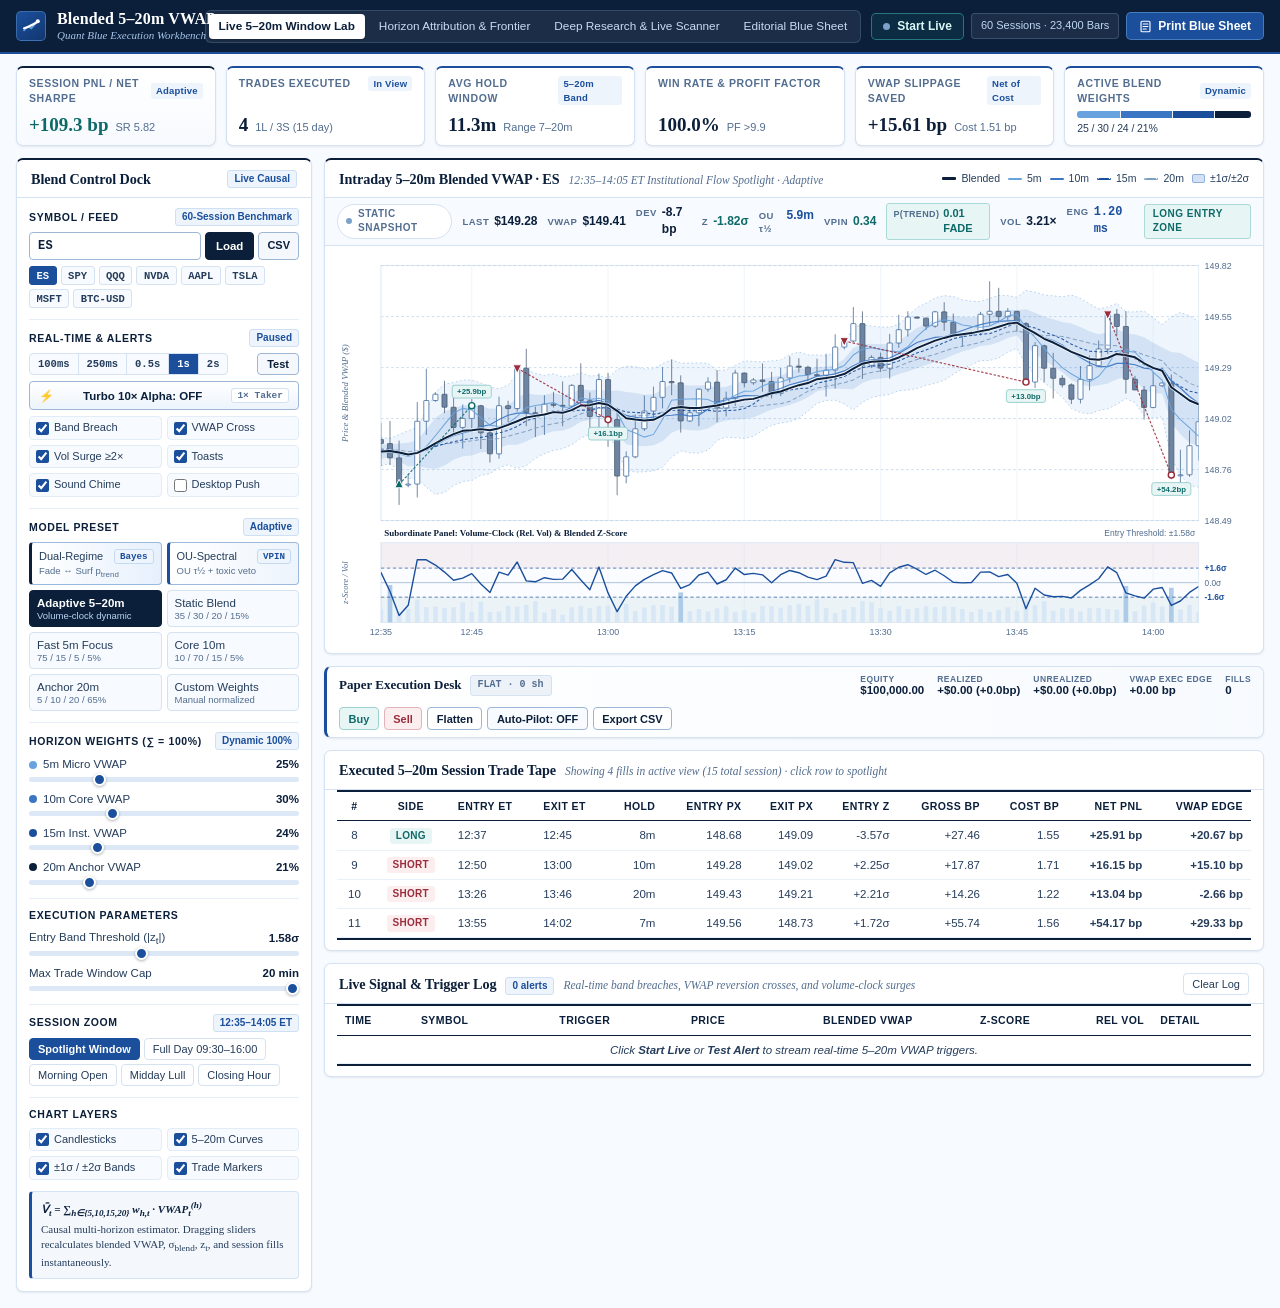
<file: index.html>
<!DOCTYPE html>
<html lang="en">
<head>
  <meta charset="UTF-8" />
  <meta name="viewport" content="width=device-width, initial-scale=1.0" />
  <title>Blended 5–20m VWAP — Quant Blue Workbench</title>
  <meta http-equiv="refresh" content="0; url=./web/index.html" />
  <script>
    (function () {
      var target = "./web/index.html" + window.location.search + window.location.hash;
      window.location.replace(target);
    })();
  </script>
  <style>
    body {
      font-family: "Georgia", "Times New Roman", serif;
      background: #F7FAFE;
      color: #0B1F3A;
      display: flex;
      align-items: center;
      justify-content: center;
      min-height: 100vh;
      margin: 0;
    }
    .card {
      background: #FFFFFF;
      border: 1px solid #C8D9EE;
      border-top: 3px solid #0B1F3A;
      padding: 28px 36px;
      max-width: 460px;
      text-align: center;
    }
    h1 { font-size: 20px; margin: 0 0 8px; }
    p { font-size: 14px; color: #3A5373; margin: 0 0 18px; }
    a {
      display: inline-block;
      margin: 4px 6px;
      padding: 8px 16px;
      text-decoration: none;
      font-family: "Segoe UI", system-ui, sans-serif;
      font-size: 13px;
      font-weight: 600;
      border-radius: 4px;
    }
    .primary { background: #1B4F9C; color: #FFFFFF; }
    .secondary { background: #EDF4FC; color: #0B1F3A; border: 1px solid #B8CEE8; }
  </style>
</head>
<body>
  <div class="card">
    <h1>Blended 5–20m Trade Window VWAP</h1>
    <p>Redirecting to the Interactive Quant Blue Workbench…</p>
    <a class="primary" href="./web/index.html">Open Interactive Workbench</a>
    <a class="secondary" href="./web/blue_sheet.html">Open Editorial Blue Sheet</a>
  </div>
</body>
</html>
</file>
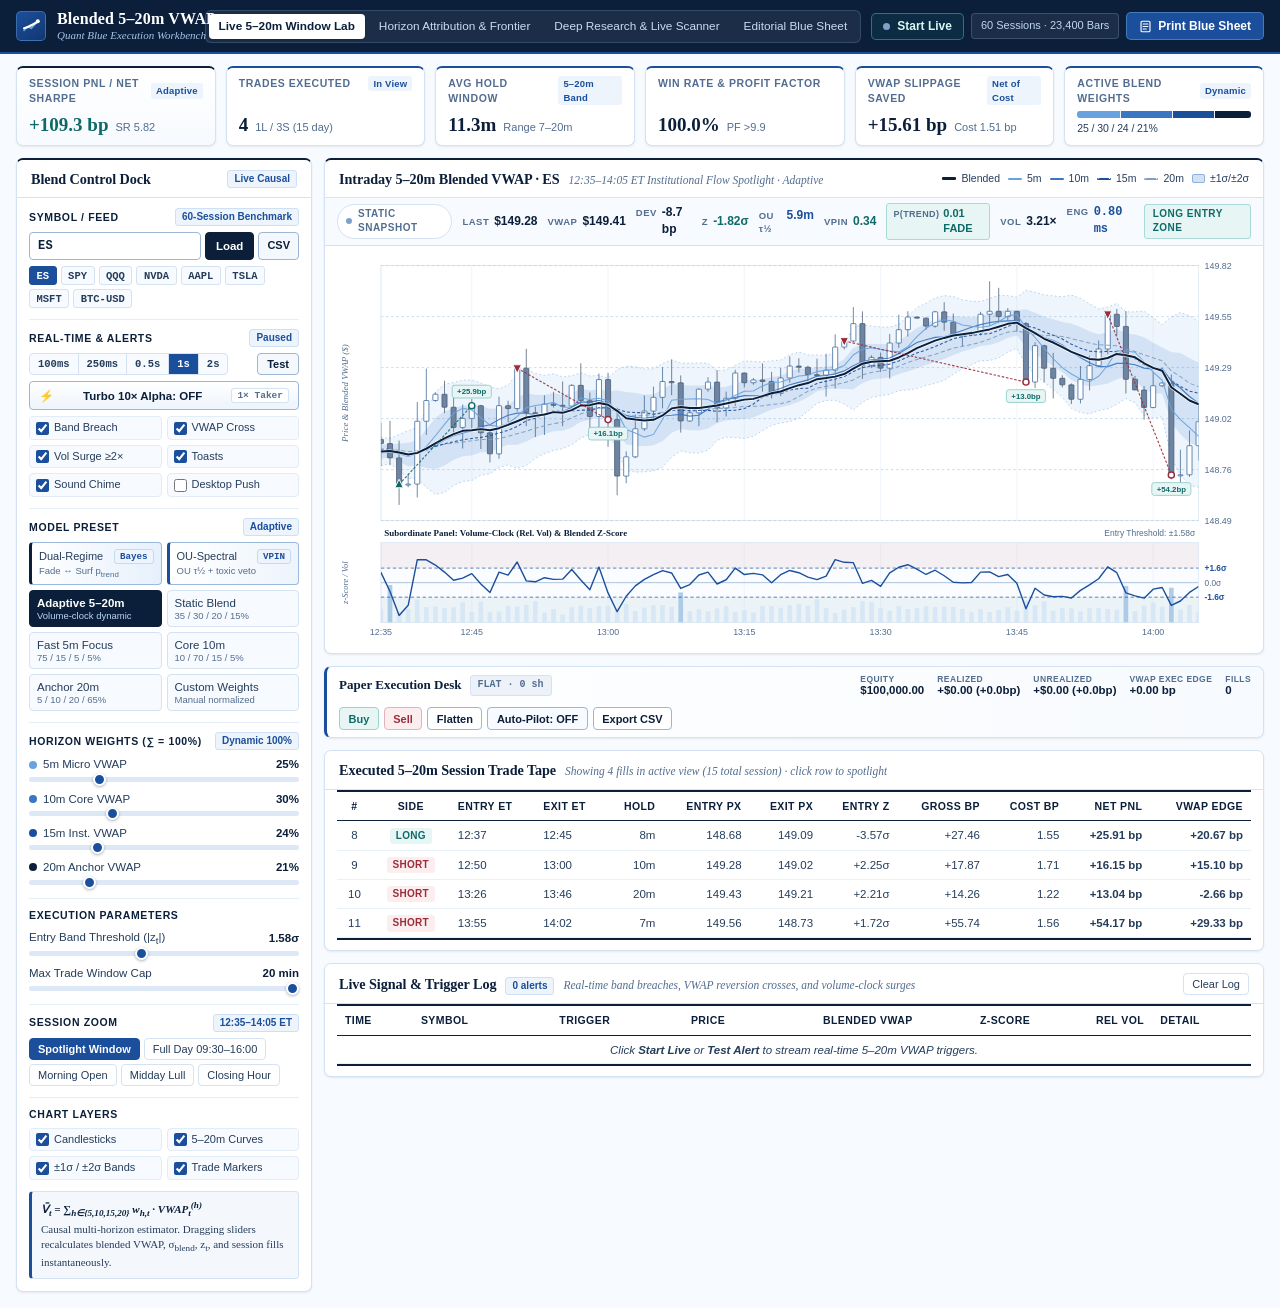
<file: web/index.html>
<!DOCTYPE html>
<html lang="en">
<head>
  <meta charset="UTF-8">
  <meta name="viewport" content="width=device-width, initial-scale=1.0">
  <title>Blended 5–20m VWAP — Quant Blue Research Workbench</title>
  <link rel="stylesheet" href="styles.css">
</head>
<body>
  <!-- Top Navigation Bar -->
  <header class="topbar">
    <div class="brand">
      <div class="brand-mark" aria-hidden="true">
        <svg width="18" height="18" viewBox="0 0 18 18" fill="none">
          <path d="M2 13.5L6 9.5L9.2 11.4L15.8 4.2" stroke="#68A3DF" stroke-width="1.6" stroke-linecap="round" stroke-linejoin="round"/>
          <path d="M2 11.2C5.2 10.6 7.8 9.2 10.8 7.5C12.9 6.3 14.5 5.4 16 4.8" stroke="#FFFFFF" stroke-width="2.1" stroke-linecap="round"/>
          <circle cx="15.8" cy="4.2" r="2" fill="#FFFFFF"/>
        </svg>
      </div>
      <div class="brand-text">
        <span class="brand-title">Blended 5–20m VWAP</span>
        <span class="brand-sub">Quant Blue Execution Workbench</span>
      </div>
    </div>

    <nav class="nav-tabs" role="tablist" aria-label="Workbench Views">
      <button class="nav-tab active" role="tab" aria-selected="true" data-tab="lab" id="tabBtnLab">
        Live 5–20m Window Lab
      </button>
      <button class="nav-tab" role="tab" aria-selected="false" data-tab="attribution" id="tabBtnAttribution">
        Horizon Attribution &amp; Frontier
      </button>
      <button class="nav-tab" role="tab" aria-selected="false" data-tab="research" id="tabBtnResearch">
        Deep Research &amp; Live Scanner
      </button>
      <button class="nav-tab" role="tab" aria-selected="false" data-tab="sheet" id="tabBtnSheet">
        Editorial Blue Sheet
      </button>
    </nav>

    <div class="topbar-actions">
      <button class="btn-live-toggle" id="btnLiveToggle" title="Start or pause real-time 5–20m VWAP streaming">
        <span class="live-dot" id="topbarLiveDot"></span>
        <span id="btnLiveLabel">Start Live</span>
      </button>
      <span class="meta-pill num" id="topbarMeta">60 Sessions · 23,400 Bars</span>
      <button class="btn-sheet-quick" id="btnQuickSheet" title="Open Editorial Blue Sheet">
        <svg width="13" height="13" viewBox="0 0 16 16" fill="none" aria-hidden="true">
          <rect x="2.5" y="1.5" width="11" height="13" rx="1.4" stroke="currentColor" stroke-width="1.4"/>
          <path d="M5 5h6M5 8h6M5 11h4" stroke="currentColor" stroke-width="1.3" stroke-linecap="round"/>
        </svg>
        Print Blue Sheet
      </button>
    </div>
  </header>

  <main class="workspace">
    <div id="dataBanner" class="data-banner">
      Waiting for quantitative data bundle (<code>../data/bundle.js</code>). Run <code>python engine/run_pipeline.py</code> to generate simulation outputs.
    </div>

    <!-- =====================================================================
         TAB 1: LIVE 5–20m WINDOW LAB
         ===================================================================== -->
    <section class="tab-panel active" id="panel-lab" role="tabpanel" aria-labelledby="tabBtnLab">
      <!-- Live KPI Strip -->
      <div class="kpi-strip">
        <div class="kpi-card flagship-kpi">
          <div class="kpi-label">
            <span>Session PnL / Net Sharpe</span>
            <span class="kpi-tag" id="kpiModeTag">Adaptive</span>
          </div>
          <div class="kpi-value-row">
            <span class="kpi-value num" id="kpiSessionPnl">—</span>
            <span class="kpi-sub num" id="kpiNetSharpe">SR —</span>
          </div>
        </div>

        <div class="kpi-card">
          <div class="kpi-label">
            <span>Trades Executed</span>
            <span class="kpi-tag num" id="kpiWindowTag">Window</span>
          </div>
          <div class="kpi-value-row">
            <span class="kpi-value num" id="kpiTradeCount">—</span>
            <span class="kpi-sub num" id="kpiLongShort">—</span>
          </div>
        </div>

        <div class="kpi-card">
          <div class="kpi-label">
            <span>Avg Hold Window</span>
            <span class="kpi-tag">5–20m Band</span>
          </div>
          <div class="kpi-value-row">
            <span class="kpi-value num" id="kpiAvgHold">—</span>
            <span class="kpi-sub num" id="kpiHoldRange">—</span>
          </div>
        </div>

        <div class="kpi-card">
          <div class="kpi-label">
            <span>Win Rate &amp; Profit Factor</span>
          </div>
          <div class="kpi-value-row">
            <span class="kpi-value num" id="kpiWinRate">—</span>
            <span class="kpi-sub num" id="kpiProfitFactor">PF —</span>
          </div>
        </div>

        <div class="kpi-card">
          <div class="kpi-label">
            <span>VWAP Slippage Saved</span>
            <span class="kpi-tag">Net of Cost</span>
          </div>
          <div class="kpi-value-row">
            <span class="kpi-value num" id="kpiSlippage">—</span>
            <span class="kpi-sub num" id="kpiAvgCost">Cost —</span>
          </div>
        </div>

        <div class="kpi-card">
          <div class="kpi-label">
            <span>Active Blend Weights</span>
            <span class="kpi-tag num" id="kpiWeightMode">w₅–w₂₀</span>
          </div>
          <div class="kpi-weight-bar" id="kpiWeightBar">
            <span style="width:35%; background:#68A3DF;"></span>
            <span style="width:30%; background:#3B76C4;"></span>
            <span style="width:20%; background:#1B4F9C;"></span>
            <span style="width:15%; background:#0B1F3A;"></span>
          </div>
          <div class="kpi-weight-labels num" id="kpiWeightText">35 / 30 / 20 / 15%</div>
        </div>
      </div>

      <!-- Two-Column Workspace -->
      <div class="lab-grid">
        <!-- Left Column: Control Dock -->
        <aside class="card card-accent-top control-dock">
          <div class="card-header">
            <div class="card-title-group">
              <h2 class="card-title">Blend Control Dock</h2>
            </div>
            <span class="dock-badge" id="dockSimBadge">Live Causal</span>
          </div>

          <div class="dock-body">
            <!-- Symbol / Instrument Selector -->
            <div class="dock-section">
              <div class="dock-label-row">
                <span class="dock-heading">Symbol / Feed</span>
                <span class="dock-badge" id="symbolSourceBadge">60-Session Benchmark</span>
              </div>
              <form class="symbol-form" id="symbolForm">
                <input
                  type="text"
                  id="symbolInput"
                  class="symbol-input num"
                  value="ES"
                  placeholder="Ticker (NVDA, SPY, BTC)"
                  maxlength="16"
                  autocomplete="off"
                  spellcheck="false"
                  aria-label="Enter ticker symbol"
                >
                <button type="submit" class="btn-symbol-load" id="btnLoadSymbol">Load</button>
                <label class="btn-csv-import" title="Import 1-minute OHLCV CSV (time,open,high,low,close,volume)">
                  CSV
                  <input type="file" id="csvFileInput" accept=".csv,.txt" hidden>
                </label>
              </form>
              <div class="symbol-chips" id="symbolChips">
                <button type="button" class="sym-chip active" data-symbol="ES">ES</button>
                <button type="button" class="sym-chip" data-symbol="SPY">SPY</button>
                <button type="button" class="sym-chip" data-symbol="QQQ">QQQ</button>
                <button type="button" class="sym-chip" data-symbol="NVDA">NVDA</button>
                <button type="button" class="sym-chip" data-symbol="AAPL">AAPL</button>
                <button type="button" class="sym-chip" data-symbol="TSLA">TSLA</button>
                <button type="button" class="sym-chip" data-symbol="MSFT">MSFT</button>
                <button type="button" class="sym-chip" data-symbol="BTC-USD">BTC-USD</button>
              </div>
            </div>

            <!-- Real-Time Stream & Trigger Notifications -->
            <div class="dock-section">
              <div class="dock-label-row">
                <span class="dock-heading">Real-Time &amp; Alerts</span>
                <span class="dock-badge" id="rtStatusBadge">Paused</span>
              </div>
              <div class="rt-controls-row">
                <div class="rt-speed-group" id="rtSpeedGroup" role="group" aria-label="Stream cadence">
                  <button type="button" class="rt-speed-btn" data-ms="100" title="10x Ultra-Fast 100ms stream">100ms</button>
                  <button type="button" class="rt-speed-btn" data-ms="250" title="4x Fast 250ms stream">250ms</button>
                  <button type="button" class="rt-speed-btn" data-ms="500">0.5s</button>
                  <button type="button" class="rt-speed-btn active" data-ms="1000">1s</button>
                  <button type="button" class="rt-speed-btn" data-ms="2000">2s</button>
                </div>
                <button type="button" class="btn-test-alert" id="btnTestAlert" title="Trigger a sample toast, sound chime, and desktop alert">Test</button>
              </div>
              <div class="turbo-toggle-row">
                <button type="button" class="btn-turbo-mode" id="btnTurboMode" aria-pressed="false" title="Enable Passive Maker Peg + Trailing Reversion Lock + Fractional-Kelly Conviction Sizing">
                  <span class="turbo-bolt">&#9889;</span>
                  <span id="btnTurboLabel">Turbo 10&times; Alpha: OFF</span>
                  <small id="btnTurboSub">1&times; Taker</small>
                </button>
              </div>
              <div class="toggle-grid">
                <label class="toggle-chip"><input type="checkbox" id="chkTrigBreach" checked> Band Breach</label>
                <label class="toggle-chip"><input type="checkbox" id="chkTrigExit" checked> VWAP Cross</label>
                <label class="toggle-chip"><input type="checkbox" id="chkTrigSurge" checked> Vol Surge &ge;2&times;</label>
                <label class="toggle-chip"><input type="checkbox" id="chkAlertToast" checked> Toasts</label>
                <label class="toggle-chip"><input type="checkbox" id="chkAlertSound" checked> Sound Chime</label>
                <label class="toggle-chip"><input type="checkbox" id="chkAlertDesktop"> Desktop Push</label>
              </div>
            </div>

            <!-- Mode Presets -->
            <div class="dock-section">
              <div class="dock-label-row">
                <span class="dock-heading">Model Preset</span>
                <span class="dock-badge num" id="presetActiveLabel">Adaptive</span>
              </div>
              <div class="preset-grid" id="presetGrid">
                <button class="preset-btn preset-frontier preset-dual" data-preset="dual_regime">
                  <span class="preset-row-head"><span>Dual-Regime</span><span class="preset-pill-tag">Bayes</span></span>
                  <small>Fade &harr; Surf p<sub>trend</sub></small>
                </button>
                <button class="preset-btn preset-frontier" data-preset="ou_spectral">
                  <span class="preset-row-head"><span>OU-Spectral</span><span class="preset-pill-tag">VPIN</span></span>
                  <small>OU &tau;&frac12; + toxic veto</small>
                </button>
                <button class="preset-btn active" data-preset="adaptive">
                  <span>Adaptive 5–20m</span>
                  <small>Volume-clock dynamic</small>
                </button>
                <button class="preset-btn" data-preset="static">
                  <span>Static Blend</span>
                  <small>35 / 30 / 20 / 15%</small>
                </button>
                <button class="preset-btn" data-preset="fast5">
                  <span>Fast 5m Focus</span>
                  <small>75 / 15 / 5 / 5%</small>
                </button>
                <button class="preset-btn" data-preset="core10">
                  <span>Core 10m</span>
                  <small>10 / 70 / 15 / 5%</small>
                </button>
                <button class="preset-btn" data-preset="anchor20">
                  <span>Anchor 20m</span>
                  <small>5 / 10 / 20 / 65%</small>
                </button>
                <button class="preset-btn" data-preset="custom">
                  <span>Custom Weights</span>
                  <small>Manual normalized</small>
                </button>
              </div>
            </div>

            <!-- 4 Synchronized Horizon Weight Sliders -->
            <div class="dock-section">
              <div class="dock-label-row">
                <span class="dock-heading">Horizon Weights (&#8721; = 100%)</span>
                <span class="dock-badge num" id="weightSumBadge">100%</span>
              </div>
              <div class="slider-list">
                <div class="slider-row">
                  <div class="slider-meta">
                    <span class="slider-name"><i class="swatch" style="background:#68A3DF;"></i>5m Micro VWAP</span>
                    <span class="slider-val num" id="valW5">35%</span>
                  </div>
                  <input type="range" class="blue-slider" id="sliderW5" min="0" max="100" step="1" value="35" aria-label="5 minute VWAP weight">
                </div>

                <div class="slider-row">
                  <div class="slider-meta">
                    <span class="slider-name"><i class="swatch" style="background:#3B76C4;"></i>10m Core VWAP</span>
                    <span class="slider-val num" id="valW10">30%</span>
                  </div>
                  <input type="range" class="blue-slider" id="sliderW10" min="0" max="100" step="1" value="30" aria-label="10 minute VWAP weight">
                </div>

                <div class="slider-row">
                  <div class="slider-meta">
                    <span class="slider-name"><i class="swatch" style="background:#1B4F9C;"></i>15m Inst. VWAP</span>
                    <span class="slider-val num" id="valW15">20%</span>
                  </div>
                  <input type="range" class="blue-slider" id="sliderW15" min="0" max="100" step="1" value="20" aria-label="15 minute VWAP weight">
                </div>

                <div class="slider-row">
                  <div class="slider-meta">
                    <span class="slider-name"><i class="swatch" style="background:#0B1F3A;"></i>20m Anchor VWAP</span>
                    <span class="slider-val num" id="valW20">15%</span>
                  </div>
                  <input type="range" class="blue-slider" id="sliderW20" min="0" max="100" step="1" value="15" aria-label="20 minute VWAP weight">
                </div>
              </div>
            </div>

            <!-- Entry Threshold & Hold Cap -->
            <div class="dock-section">
              <div class="dock-label-row">
                <span class="dock-heading">Execution Parameters</span>
              </div>
              <div class="slider-list">
                <div class="slider-row">
                  <div class="slider-meta">
                    <span class="slider-name"><span>Entry Band Threshold (|z<sub>t</sub>|)</span></span>
                    <span class="slider-val num" id="valEntryZ">1.58&sigma;</span>
                  </div>
                  <input type="range" class="blue-slider" id="sliderEntryZ" min="1.00" max="2.40" step="0.02" value="1.58" aria-label="Entry Z-score threshold">
                </div>

                <div class="slider-row">
                  <div class="slider-meta">
                    <span class="slider-name">Max Trade Window Cap</span>
                    <span class="slider-val num" id="valMaxHold">20 min</span>
                  </div>
                  <input type="range" class="blue-slider" id="sliderMaxHold" min="5" max="20" step="1" value="20" aria-label="Max trade hold window in minutes">
                </div>
              </div>
            </div>

            <!-- Session Zoom -->
            <div class="dock-section">
              <div class="dock-label-row">
                <span class="dock-heading">Session Zoom</span>
                <span class="dock-badge num" id="zoomRangeLabel">Spotlight</span>
              </div>
              <div class="zoom-pills" id="zoomPills">
                <button class="pill-btn active" data-zoom="spotlight">Spotlight Window</button>
                <button class="pill-btn" data-zoom="full">Full Day 09:30–16:00</button>
                <button class="pill-btn" data-zoom="open">Morning Open</button>
                <button class="pill-btn" data-zoom="midday">Midday Lull</button>
                <button class="pill-btn" data-zoom="close">Closing Hour</button>
              </div>
            </div>

            <!-- Overlays -->
            <div class="dock-section">
              <div class="dock-label-row">
                <span class="dock-heading">Chart Layers</span>
              </div>
              <div class="toggle-grid">
                <label class="toggle-chip"><input type="checkbox" id="chkCandles" checked> Candlesticks</label>
                <label class="toggle-chip"><input type="checkbox" id="chkHorizons" checked> 5–20m Curves</label>
                <label class="toggle-chip"><input type="checkbox" id="chkBands" checked> &plusmn;1&sigma; / &plusmn;2&sigma; Bands</label>
                <label class="toggle-chip"><input type="checkbox" id="chkTrades" checked> Trade Markers</label>
              </div>
            </div>

            <!-- Concise Causal Note -->
            <div class="dock-formula-note">
              <span class="math-line">V&#772;<sub>t</sub> = &sum;<sub>h&isin;{5,10,15,20}</sub> w<sub>h,t</sub> &middot; VWAP<sub>t</sub><sup>(h)</sup></span>
              Causal multi-horizon estimator. Dragging sliders recalculates blended VWAP, &sigma;<sub>blend</sub>, z<sub>t</sub>, and session fills instantaneously.
            </div>
          </div>
        </aside>

        <!-- Right Column: Intraday Chart + Trade Tape -->
        <div class="lab-main">
          <!-- Main Intraday Chart Card -->
          <div class="card card-accent-top">
            <div class="card-header">
              <div class="card-title-group">
                <h2 class="card-title" id="chartMainTitle">Intraday 5–20m Blended VWAP · ES</h2>
                <span class="card-subtitle" id="chartWindowCaption">Representative Session · 1-min bars</span>
              </div>
              <div class="chart-legend compact">
                <span class="legend-item"><i class="legend-line" style="background:#0B1F3A; height:3px;"></i>Blended</span>
                <span class="legend-item"><i class="legend-line" style="background:#68A3DF;"></i>5m</span>
                <span class="legend-item"><i class="legend-line" style="background:#3B76C4;"></i>10m</span>
                <span class="legend-item"><i class="legend-line dashed" style="border-color:#1B4F9C;"></i>15m</span>
                <span class="legend-item"><i class="legend-line dashed" style="border-color:#7E9EC2;"></i>20m</span>
                <span class="legend-item"><i class="legend-band"></i>&plusmn;1&sigma;/&plusmn;2&sigma;</span>
              </div>
            </div>

            <div class="live-telemetry-bar num" id="liveTelemetryBar">
              <span class="tel-pill" id="telStatusPill"><i class="live-dot sm"></i><span id="telStatusText">STATIC SNAPSHOT</span></span>
              <span class="tel-item"><small>LAST</small><strong id="telLastPx">—</strong></span>
              <span class="tel-item"><small>VWAP</small><strong id="telVwapPx">—</strong></span>
              <span class="tel-item"><small>DEV</small><strong id="telSpreadBps">—</strong></span>
              <span class="tel-item"><small>Z</small><strong class="tel-z" id="telLiveZ">—</strong></span>
              <span class="tel-item"><small>OU &tau;&#189;</small><strong class="tel-ou" id="telOuTau">—</strong></span>
              <span class="tel-item"><small>VPIN</small><strong class="tel-vpin" id="telVpin">—</strong></span>
              <span class="tel-ptrend fade" id="telPTrendPill"><small>P(TREND)</small><strong id="telPTrend">—</strong></span>
              <span class="tel-item"><small>VOL</small><strong id="telRelVol">—</strong></span>
              <span class="tel-item"><small>ENG</small><strong class="tel-speed" id="telEngineMs">—</strong></span>
              <span class="tel-signal" id="telSignalState">WATCHING</span>
            </div>

            <div class="chart-stage" id="chartStage">
              <svg id="intradayChart" class="chart-svg" viewBox="0 0 1080 462" preserveAspectRatio="xMidYMid meet" role="img" aria-label="Intraday Blended 5-20m VWAP chart with volume clock and Z-score panel"></svg>
              <div id="chartTooltip" class="inspector-tooltip"></div>
            </div>
          </div>

          <!-- Live Paper-Trading Execution Desk -->
          <div class="card paper-desk-card" id="paperDeskCard">
            <div class="paper-desk-bar num">
              <div class="pd-brand">
                <span class="pd-title">Paper Execution Desk</span>
                <span class="pd-pos flat" id="pdPositionBadge">FLAT · 0 sh</span>
              </div>
              <div class="pd-metrics">
                <span class="pd-stat"><small>EQUITY</small><strong id="pdEquity">$100,000.00</strong></span>
                <span class="pd-stat"><small>REALIZED</small><strong id="pdRealized">$0.00 (0.0bp)</strong></span>
                <span class="pd-stat"><small>UNREALIZED</small><strong id="pdUnrealized">$0.00 (0.0bp)</strong></span>
                <span class="pd-stat"><small>VWAP EXEC EDGE</small><strong id="pdVwapQuality">+0.00 bp</strong></span>
                <span class="pd-stat"><small>FILLS</small><strong id="pdFillCount">0</strong></span>
              </div>
              <div class="pd-actions">
                <button type="button" class="btn-pd btn-pd-buy" id="btnPaperBuy" title="Execute simulated paper Buy at current spot">Buy</button>
                <button type="button" class="btn-pd btn-pd-sell" id="btnPaperSell" title="Execute simulated paper Sell at current spot">Sell</button>
                <button type="button" class="btn-pd btn-pd-flat" id="btnPaperFlatten" title="Flatten open paper position">Flatten</button>
                <button type="button" class="btn-pd btn-pd-auto" id="btnPaperAuto" aria-pressed="false" title="Auto-execute Fade/Surf triggers live during streaming">Auto-Pilot: OFF</button>
                <button type="button" class="btn-pd btn-pd-csv" id="btnExportCsv" title="Download Trade Tape & Paper Desk fills as CSV">Export CSV</button>
              </div>
            </div>
          </div>

          <!-- Trade Tape Table Card -->
          <div class="card">
            <div class="card-header">
              <div class="card-title-group">
                <h2 class="card-title">Executed 5–20m Session Trade Tape</h2>
                <span class="card-subtitle" id="tapeSummaryText">Click any row to spotlight entry/exit on chart</span>
              </div>
              <button class="pill-btn" id="btnClearTradeSelection" style="display:none;">Clear Spotlight</button>
            </div>
            <div class="tape-card-body">
              <div class="table-scroll">
                <table class="booktabs" id="tradeTapeTable">
                  <thead>
                    <tr>
                      <th class="center">#</th>
                      <th class="center">Side</th>
                      <th class="left">Entry ET</th>
                      <th class="left">Exit ET</th>
                      <th>Hold</th>
                      <th>Entry Px</th>
                      <th>Exit Px</th>
                      <th>Entry z</th>
                      <th>Gross bp</th>
                      <th>Cost bp</th>
                      <th>Net PnL</th>
                      <th>VWAP Edge</th>
                    </tr>
                  </thead>
                  <tbody id="tradeTapeBody"></tbody>
                </table>
              </div>
            </div>
          </div>
          <!-- Live Signal Trigger Log Card -->
          <div class="card">
            <div class="card-header">
              <div class="card-title-group">
                <h2 class="card-title">Live Signal &amp; Trigger Log</h2>
                <span class="dock-badge num" id="alertCountBadge">0 alerts</span>
                <span class="card-subtitle" id="alertLogSubtitle">Real-time band breaches, VWAP reversion crosses, and volume-clock surges</span>
              </div>
              <button class="pill-btn" id="btnClearAlerts">Clear Log</button>
            </div>
            <div class="tape-card-body">
              <div class="table-scroll alert-scroll">
                <table class="booktabs" id="alertLogTable">
                  <thead>
                    <tr>
                      <th class="left">Time</th>
                      <th class="left">Symbol</th>
                      <th class="center">Trigger</th>
                      <th>Price</th>
                      <th>Blended VWAP</th>
                      <th>z-Score</th>
                      <th>Rel Vol</th>
                      <th class="left">Detail</th>
                    </tr>
                  </thead>
                  <tbody id="alertLogBody">
                    <tr class="empty-alert-row">
                      <td colspan="8" class="center">Click <strong>Start Live</strong> or <strong>Test Alert</strong> to stream real-time 5–20m VWAP triggers.</td>
                    </tr>
                  </tbody>
                </table>
              </div>
            </div>
          </div>
        </div>
      </div>
    </section>

    <!-- =====================================================================
         TAB 2: HORIZON ATTRIBUTION & FRONTIER
         ===================================================================== -->
    <section class="tab-panel" id="panel-attribution" role="tabpanel" aria-labelledby="tabBtnAttribution">
      <!-- Turbo 10x Alpha & Engine Speedup Benchmark Strip -->
      <div class="turbo-banner num" id="turboBanner">
        <div class="tb-title-block">
          <span class="tb-kicker">&#9889; CAUSAL TURBO ALPHA &amp; VECTORIZED ENGINE</span>
          <span class="tb-sub">Passive Maker Execution + Trailing Reversion Lock + Fractional-Kelly Sizing (&lt;4&times; intraday) &middot; O(N) Prefix-Sum Engine</span>
        </div>
        <div class="tb-metrics">
          <div class="tb-stat">
            <small>PROFIT MULTIPLE</small>
            <strong class="pos" id="tbProfitMult">—</strong>
            <span id="tbAnnRetComp">—</span>
          </div>
          <div class="tb-stat">
            <small>TURBO NET SHARPE</small>
            <strong id="tbNetSharpe">—</strong>
            <span id="tbSharpeComp">—</span>
          </div>
          <div class="tb-stat">
            <small>MAKER COST DRAG</small>
            <strong id="tbCostBps">—</strong>
            <span id="tbCostComp">—</span>
          </div>
          <div class="tb-stat">
            <small>ENGINE SPEEDUP</small>
            <strong class="cobalt" id="tbSpeedup">—</strong>
            <span id="tbSpeedMs">—</span>
          </div>
        </div>
        <button type="button" class="btn-inspect-lab" id="btnLaunchTurboLab">Run Turbo 10&times; in Lab &rarr;</button>
      </div>

      <div class="attr-top-grid">
        <!-- Left: Interactive Fig. 1 Regime Frontier Map -->
        <div class="card card-accent-top">
          <div class="card-header">
            <div class="card-title-group">
              <h2 class="card-title">Fig. 1. The 5–20m VWAP Regime Frontier</h2>
              <span class="card-subtitle">13 trade-window configurations across 3 holding regimes · click any bubble to inspect</span>
            </div>
          </div>
          <div class="frontier-body">
            <svg id="frontierChart" class="chart-svg" viewBox="0 0 820 388" preserveAspectRatio="xMidYMid meet" role="img" aria-label="Interactive 5 to 20 minute VWAP Regime Frontier Map"></svg>

            <!-- Selected Configuration Inspector Card -->
            <div class="config-inspector" id="configInspector">
              <div class="ci-main">
                <span class="ci-name" id="ciName">Adaptive Blend 5–20m</span>
                <span class="ci-meta" id="ciMeta">Core Blended · 5–20m Dynamic · Flagship</span>
              </div>
              <div class="ci-metrics num" id="ciMetrics"></div>
              <button class="btn-inspect-lab" id="btnLoadInLab">Load in Window Lab &rarr;</button>
            </div>
          </div>
        </div>

        <!-- Right Stack: Dynamic Weight Schedule + Duration Distribution -->
        <div class="attr-right-stack">
          <div class="card card-accent-top">
            <div class="card-header">
              <div class="card-title-group">
                <h2 class="card-title">Intraday Weight Schedule</h2>
              </div>
              <div class="chart-legend compact">
                <span class="legend-item"><i class="swatch" style="background:#68A3DF;"></i>5m</span>
                <span class="legend-item"><i class="swatch" style="background:#3B76C4;"></i>10m</span>
                <span class="legend-item"><i class="swatch" style="background:#1B4F9C;"></i>15m</span>
                <span class="legend-item"><i class="swatch" style="background:#0B1F3A;"></i>20m</span>
                <span class="legend-item"><i class="legend-line dashed" style="border-color:#0B1F3A;"></i>Vol</span>
              </div>
            </div>
            <div class="attr-chart-pad">
              <svg id="weightScheduleChart" class="chart-svg" viewBox="0 0 540 202" preserveAspectRatio="xMidYMid meet" role="img" aria-label="Intraday Dynamic Weight Schedule across 5m to 20m horizons"></svg>
              <div id="weightTooltip" class="inspector-tooltip" style="min-width:190px;"></div>
            </div>
          </div>

          <div class="card">
            <div class="card-header">
              <div class="card-title-group">
                <h2 class="card-title">Trade Duration (5–20m)</h2>
                <span class="card-subtitle" id="durationSubtitle">Flagship Adaptive Blend histogram</span>
              </div>
            </div>
            <div class="attr-chart-pad">
              <svg id="durationChart" class="chart-svg" viewBox="0 0 540 194" preserveAspectRatio="xMidYMid meet" role="img" aria-label="Flagship trade holding duration distribution from 5 to 20 minutes"></svg>
            </div>
          </div>
        </div>
      </div>

      <!-- Bottom Full-Width Sortable 13-Configuration Benchmark Table -->
      <div class="card card-accent-top">
        <div class="card-header">
          <div class="card-title-group">
            <h2 class="card-title">Table I. Complete 13-Configuration 5–20m VWAP Benchmark</h2>
            <span class="card-subtitle">Click column headers to sort · click row to highlight on Fig. 1</span>
          </div>
          <div class="filter-bar" id="regimeFilterBar">
            <button class="pill-btn active" data-filter="all">All (13)</button>
            <button class="pill-btn" data-filter="blended">Blended 5–20m (3)</button>
            <button class="pill-btn" data-filter="micro">Micro-Pulse (4)</button>
            <button class="pill-btn" data-filter="core">Core Blended (5)</button>
            <button class="pill-btn" data-filter="anchor">Anchor Drift (4)</button>
          </div>
        </div>
        <div class="tape-card-body">
          <div class="table-scroll tall">
            <table class="booktabs" id="benchmarkTable">
              <thead>
                <tr>
                  <th class="left sortable" data-sort="name">Configuration <span class="sort-arrow"></span></th>
                  <th class="left sortable" data-sort="regime">Regime <span class="sort-arrow"></span></th>
                  <th class="center sortable" data-sort="window_label">Window <span class="sort-arrow"></span></th>
                  <th class="sortable" data-sort="avg_hold_min">Avg Hold <span class="sort-arrow"></span></th>
                  <th class="sortable" data-sort="net_sharpe">Net Sharpe <span class="sort-arrow">&#9660;</span></th>
                  <th class="sortable" data-sort="gross_sharpe">Gross SR <span class="sort-arrow"></span></th>
                  <th class="sortable" data-sort="annual_return_pct">Ann. Ret % <span class="sort-arrow"></span></th>
                  <th class="sortable" data-sort="vwap_slippage_saved_bps">Slip. Saved <span class="sort-arrow"></span></th>
                  <th class="sortable" data-sort="annual_trades">Ann. Trades <span class="sort-arrow"></span></th>
                  <th class="sortable" data-sort="win_rate_pct">Win Rate <span class="sort-arrow"></span></th>
                  <th class="sortable" data-sort="profit_factor">PF <span class="sort-arrow"></span></th>
                  <th class="sortable" data-sort="max_drawdown_pct">Max DD <span class="sort-arrow"></span></th>
                  <th class="sortable" data-sort="avg_cost_bps">Cost bp <span class="sort-arrow"></span></th>
                </tr>
              </thead>
              <tbody id="benchmarkBody"></tbody>
            </table>
          </div>
        </div>
      </div>
    </section>

    <!-- =====================================================================
         TAB 3: DEEP RESEARCH & LIVE SCANNER
         ===================================================================== -->
    <section class="tab-panel" id="panel-research" role="tabpanel" aria-labelledby="tabBtnResearch">
      <!-- Row 1: 8-Asset Live Signal Radar + 5-20m Term-Structure Yield Curve -->
      <div class="research-row-top">
        <!-- Left: Live 8-Asset 5-20m Signal Radar -->
        <div class="card card-accent-top">
          <div class="card-header">
            <div class="card-title-group">
              <h2 class="card-title">Live 8-Asset 5–20m Signal Radar</h2>
              <span class="card-subtitle">Vectorized O(N) OU Half-Life, Curvature, VPIN &amp; Hurst</span>
            </div>
            <div class="radar-header-actions">
              <span class="dock-badge num" id="radarLatencyBadge">8 Assets · — ms</span>
              <button type="button" class="pill-btn" id="btnRescanRadar" title="Re-run multi-asset causal scan">Rescan</button>
            </div>
          </div>
          <div class="tape-card-body">
            <div class="table-scroll radar-scroll">
              <table class="booktabs" id="radarTable">
                <thead>
                  <tr>
                    <th class="left sortable" data-rsort="symbol">Symbol <span class="sort-arrow"></span></th>
                    <th class="sortable" data-rsort="price">Last Px <span class="sort-arrow"></span></th>
                    <th class="sortable" data-rsort="vwapOu">OU VWAP <span class="sort-arrow"></span></th>
                    <th class="sortable" data-rsort="absZ">z-Score <span class="sort-arrow">&#9660;</span></th>
                    <th class="sortable" data-rsort="tauHalf">OU &tau;&#189; <span class="sort-arrow"></span></th>
                    <th class="sortable" data-rsort="curvature">Curv <span class="sort-arrow"></span></th>
                    <th class="sortable" data-rsort="vpin">VPIN <span class="sort-arrow"></span></th>
                    <th class="center sortable" data-rsort="pTrend">P(Trend) <span class="sort-arrow"></span></th>
                    <th class="center sortable" data-rsort="hurst">Hurst <span class="sort-arrow"></span></th>
                    <th class="center sortable" data-rsort="actionRank">Live Action <span class="sort-arrow"></span></th>
                    <th class="center">Lab</th>
                  </tr>
                </thead>
                <tbody id="radarTableBody"></tbody>
              </table>
            </div>
          </div>
        </div>

        <!-- Right: 5-20m VWAP Term-Structure Curve (Yield-Curve SVG) -->
        <div class="card card-accent-top">
          <div class="card-header">
            <div class="card-title-group">
              <h2 class="card-title" id="tsCurveTitle">5–20m VWAP Term-Structure · ES</h2>
            </div>
            <span class="dock-badge num" id="tsCurveModeBadge">9 Horizons (5–20m)</span>
          </div>
          <div class="ts-factor-strip num" id="tsFactorStrip">
            <span class="ts-pill"><small>LEVEL L</small><strong id="tsFactorLevel">—</strong></span>
            <span class="ts-pill"><small>SLOPE S</small><strong id="tsFactorSlope">—</strong></span>
            <span class="ts-pill"><small>CURV C</small><strong id="tsFactorCurv">—</strong></span>
            <span class="ts-pill"><small>OU &tau;&#189;</small><strong id="tsFactorTau">—</strong></span>
            <span class="ts-pill"><small>VPIN</small><strong id="tsFactorVpin">—</strong></span>
          </div>
          <div class="attr-chart-pad">
            <svg id="termStructureChart" class="chart-svg" viewBox="0 0 540 218" preserveAspectRatio="xMidYMid meet" role="img" aria-label="Continuous 5 to 20 minute VWAP term-structure yield curve"></svg>
            <div id="tsTooltip" class="inspector-tooltip" style="min-width:175px;"></div>
          </div>
        </div>
      </div>

      <!-- Row 2: Alpha Decay Curve (1m-30m) + Purged Walk-Forward IS/OOS & DSR Table -->
      <div class="research-row-mid">
        <!-- Left: Alpha Decay Curve (1m-30m SVG) -->
        <div class="card card-accent-top">
          <div class="card-header">
            <div class="card-title-group">
              <h2 class="card-title">Alpha Decay Frontier (1m–30m)</h2>
            </div>
            <div class="chart-legend compact">
              <span class="legend-item"><i class="legend-line" style="background:#0B1F3A; height:2.5px;"></i>OU-VPIN</span>
              <span class="legend-item"><i class="legend-line" style="background:#1B4F9C;"></i>Adaptive</span>
              <span class="legend-item"><i class="legend-line dashed" style="border-color:#68A3DF;"></i>8m Single</span>
            </div>
          </div>
          <div class="attr-chart-pad">
            <svg id="alphaDecayChart" class="chart-svg" viewBox="0 0 540 214" preserveAspectRatio="xMidYMid meet" role="img" aria-label="Forward alpha decay frontier from 1 minute to 30 minutes"></svg>
            <div id="alphaDecayTooltip" class="inspector-tooltip" style="min-width:190px;"></div>
          </div>
        </div>

        <!-- Right: Purged Walk-Forward IS vs OOS & Deflated Sharpe (M=16) -->
        <div class="card card-accent-top">
          <div class="card-header">
            <div class="card-title-group">
              <h2 class="card-title">Table II. Purged Walk-Forward &amp; Deflated Sharpe</h2>
              <span class="card-subtitle" id="wfMetaSubtitle">IS 1–40 vs OOS 41–60 · Bailey–L&oacute;pez de Prado DSR (M=16)</span>
            </div>
            <span class="dock-badge num" id="wfRetentionBadge">OOS Verified</span>
          </div>
          <div class="tape-card-body">
            <div class="table-scroll wf-scroll">
              <table class="booktabs" id="walkForwardTable">
                <thead>
                  <tr>
                    <th class="left">Benchmark Model</th>
                    <th>IS SR</th>
                    <th>OOS SR</th>
                    <th>OOS Ret%</th>
                    <th>Slip. Saved</th>
                    <th>PSR</th>
                    <th id="wfDsrHeader">DSR (M=20)</th>
                    <th>OOS/IS</th>
                  </tr>
                </thead>
                <tbody id="walkForwardBody"></tbody>
              </table>
            </div>
          </div>
        </div>
      </div>

      <!-- Row 3: 5-Scenario Adversarial Microstructure Stress Matrix -->
      <div class="card card-accent-top" style="margin-bottom:12px;">
        <div class="card-header">
          <div class="card-title-group">
            <h2 class="card-title">Table III. 5-Regime All-Weather Adversarial Stress Matrix</h2>
            <span class="card-subtitle" id="stressMetaSubtitle">Unseen-seed hostile regimes · Dual-Regime Bayes turns Toxic Melt-Up positive</span>
          </div>
          <div class="chart-legend compact">
            <span class="legend-item"><i class="swatch" style="background:#94B6DA;"></i>8m</span>
            <span class="legend-item"><i class="swatch" style="background:#568BD0;"></i>Adapt 1&times;</span>
            <span class="legend-item"><i class="swatch" style="background:#2A64B5;"></i>OU-VPIN</span>
            <span class="legend-item"><i class="swatch" style="background:#134287;"></i>Dual 1&times;</span>
            <span class="legend-item"><i class="swatch" style="background:#0B1F3A;"></i>Dual Turbo</span>
          </div>
        </div>
        <div class="stress-grid stress-grid-5" id="stressMatrixGrid"></div>
      </div>

      <!-- Row 4: 1,000-Trial Block-Bootstrap 95% CIs & 8-Asset Portfolio Diversification -->
      <div class="research-row-bot">
        <!-- Left: Bootstrap 95% Sharpe Confidence Intervals & CVaR -->
        <div class="card card-accent-top">
          <div class="card-header">
            <div class="card-title-group">
              <h2 class="card-title">1,000-Trial Block-Bootstrap 95% Sharpe CIs &amp; Tail Risk</h2>
              <span class="card-subtitle" id="bootMetaSubtitle">All-weather 120d · 95% CI, P(Loss) &amp; CVaR95</span>
            </div>
            <span class="dock-badge num" id="bootTrialBadge">B=1,000 · L=5d</span>
          </div>
          <div class="attr-chart-pad">
            <svg id="bootstrapChart" class="chart-svg" viewBox="0 0 740 166" preserveAspectRatio="xMidYMid meet" role="img" aria-label="1000-trial block-bootstrap 95 percent Sharpe ratio confidence intervals"></svg>
          </div>
        </div>

        <!-- Right: 8-Asset Intraday Portfolio Diversification -->
        <div class="card card-accent-top">
          <div class="card-header">
            <div class="card-title-group">
              <h2 class="card-title">8-Asset Intraday Portfolio Diversification</h2>
              <span class="card-subtitle" id="portMetaSubtitle">60 sessions · Dual-Regime Bayes across ES–BTC-USD</span>
            </div>
            <span class="dock-badge num" id="portDivBadge">Div Ratio —</span>
          </div>
          <div class="portfolio-panel num" id="portfolioPanel">
            <div class="port-kpi-row" id="portKpiRow"></div>
            <div class="port-bars-wrap" id="portAssetBars"></div>
          </div>
        </div>
      </div>
    </section>

    <!-- =====================================================================
         TAB 4: EDITORIAL BLUE SHEET PREVIEW (PAGE 1 / PAGE 2 / PAGE 3 SWITCHER)
         ===================================================================== -->
    <section class="tab-panel" id="panel-sheet" role="tabpanel" aria-labelledby="tabBtnSheet">
      <div class="sheet-toolbar">
        <div class="card-title-group">
          <h2 class="card-title" id="sheetToolbarTitle">Publication Broadsheet — Map of Blended 5–20m VWAP (Page 1)</h2>
          <span class="card-subtitle" id="sheetToolbarSub">Single-page Letter layout powered by identical quantitative bundle</span>
        </div>
        <div class="sheet-actions">
          <div class="sheet-page-switcher" id="sheetPageSwitcher" role="group" aria-label="Editorial broadsheet page">
            <button type="button" class="sheet-page-btn active" data-page="1" data-src="blue_sheet.html">
              Page 1 · Map
            </button>
            <button type="button" class="sheet-page-btn" data-page="2" data-src="research_brief.html">
              Page 2 · OU-Spectral
            </button>
            <button type="button" class="sheet-page-btn" data-page="3" data-src="dual_regime_brief.html">
              Page 3 · Dual-Regime Bayes
            </button>
          </div>
          <a class="btn-secondary" id="btnOpenFullSheet" href="blue_sheet.html" target="_blank" rel="noopener">Open Full Sheet &#8599;</a>
          <button class="btn-primary" id="btnPrintSheet">Print / Save PDF</button>
        </div>
      </div>

      <div class="sheet-stage">
        <div class="sheet-frame-wrap">
          <iframe id="blueSheetFrame" class="sheet-frame" src="blue_sheet.html" title="Editorial Blue Sheet Preview"></iframe>
        </div>
      </div>
    </section>
  </main>

  <div id="toastContainer" class="toast-container" aria-live="polite" aria-atomic="false"></div>

  <script src="../data/bundle.js"></script>
  <script src="app.js"></script>
</body>
</html>
</file>
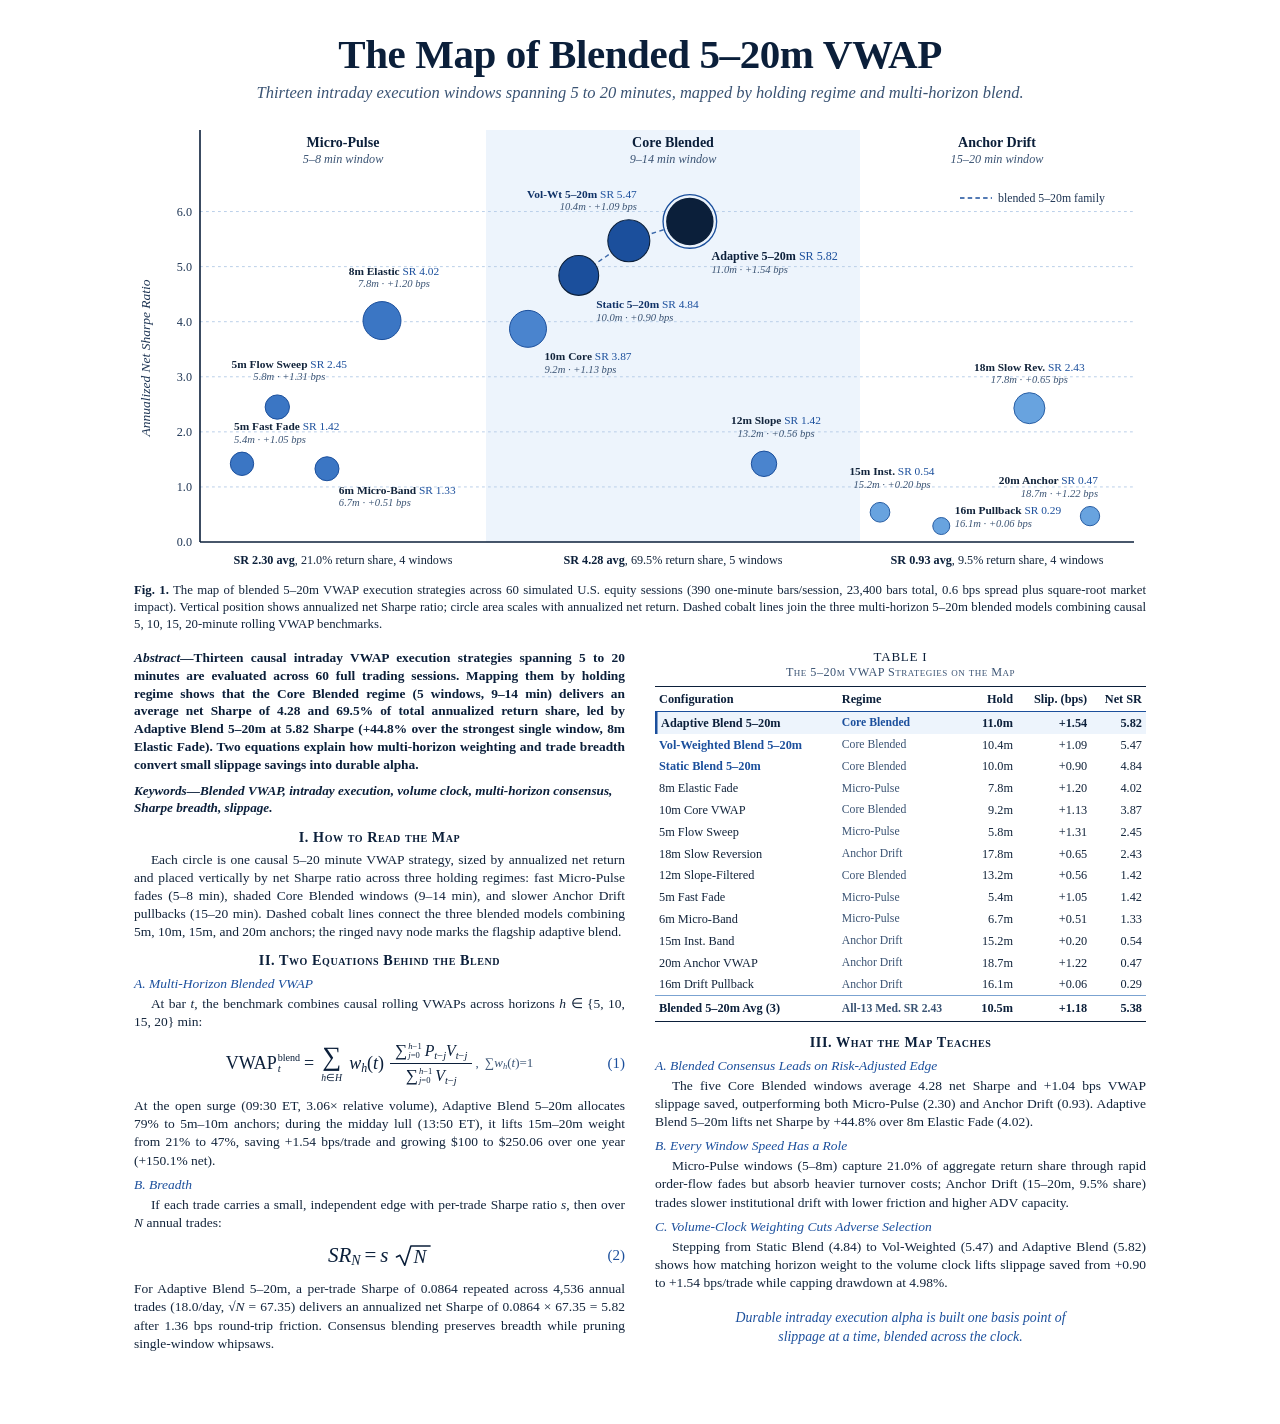
<file: web/blue_sheet.html>
<!DOCTYPE html>
<html lang="en">
<head>
  <meta charset="UTF-8" />
  <meta name="viewport" content="width=device-width, initial-scale=1.0" />
  <title>The Map of Blended 5–20m VWAP</title>
  <style>
    :root {
      --navy: #0B1F3A;
      --cobalt: #1B4F9C;
      --steel: #3B76C4;
      --cerulean: #68A3DF;
      --ice: #EDF4FC;
      --ice-soft: #F6FAFF;
      --grid: #B8CEE8;
      --slate: #3A5373;
      --ink: #12243B;
      --paper: #FFFFFF;
    }

    * {
      box-sizing: border-box;
      margin: 0;
      padding: 0;
    }

    html, body {
      background: var(--paper);
      color: var(--ink);
      font-family: "Times New Roman", Cambria, Georgia, serif;
      -webkit-font-smoothing: antialiased;
      -webkit-print-color-adjust: exact;
      print-color-adjust: exact;
    }

    body {
      display: flex;
      justify-content: center;
      align-items: flex-start;
      min-height: 100vh;
    }

    .sheet {
      width: 1100px;
      height: 1424px;
      background: var(--paper);
      padding: 32px 44px 30px 44px;
      overflow: hidden;
      position: relative;
      display: flex;
      flex-direction: column;
    }

    /* Header */
    .sheet-header {
      text-align: center;
      margin-bottom: 16px;
    }

    .sheet-title {
      font-size: 41px;
      font-weight: 700;
      line-height: 1.08;
      letter-spacing: -0.01em;
      color: var(--navy);
      margin-bottom: 7px;
    }

    .sheet-subtitle {
      font-size: 16.5px;
      font-style: italic;
      font-weight: 400;
      color: var(--slate);
      line-height: 1.25;
    }

    /* Hero Figure */
    .hero-figure {
      width: 100%;
      margin-bottom: 16px;
    }

    .hero-svg-wrap {
      width: 100%;
      line-height: 0;
    }

    #fig1-svg {
      width: 100%;
      height: auto;
      display: block;
      overflow: visible;
    }

    .fig-caption {
      margin-top: 6px;
      font-size: 12.8px;
      line-height: 1.33;
      color: var(--ink);
      text-align: justify;
      hyphens: auto;
    }

    .fig-caption .fig-label {
      color: var(--navy);
      font-weight: 700;
    }

    /* Two-column IEEE body */
    .columns {
      display: grid;
      grid-template-columns: 1fr 1fr;
      column-gap: 30px;
      align-items: start;
      flex: 1 1 auto;
    }

    .col {
      min-width: 0;
    }

    /* Abstract & Keywords */
    .abstract {
      font-size: 13.4px;
      font-weight: 700;
      line-height: 1.33;
      color: var(--navy);
      text-align: justify;
      margin-bottom: 8px;
    }

    .abstract-lead,
    .keywords-lead {
      font-style: italic;
      font-weight: 700;
    }

    .keywords {
      font-size: 13.2px;
      font-weight: 700;
      font-style: italic;
      line-height: 1.32;
      color: var(--navy);
      text-align: left;
      margin-bottom: 12px;
    }

    /* Section & Subsection headings */
    h2.sec-head {
      text-align: center;
      font-size: 14.2px;
      font-weight: 700;
      font-variant: small-caps;
      letter-spacing: 0.04em;
      color: var(--navy);
      margin-top: 10px;
      margin-bottom: 5px;
      line-height: 1.2;
    }

    h3.sub-head {
      font-size: 13.5px;
      font-weight: 400;
      font-style: italic;
      color: var(--cobalt);
      margin-top: 7px;
      margin-bottom: 2px;
      line-height: 1.25;
    }

    p.body-p {
      font-size: 13.5px;
      line-height: 1.35;
      color: var(--ink);
      text-align: justify;
      text-indent: 1.25em;
      margin-bottom: 5px;
    }

    p.body-p.no-indent {
      text-indent: 0;
    }

    /* Publication-grade Math Equations */
    .eq-row {
      display: flex;
      align-items: center;
      justify-content: space-between;
      margin: 9px 0 10px 0;
      padding: 2px 0;
    }

    .eq-spacer {
      width: 26px;
      flex: 0 0 26px;
    }

    .eq-body {
      flex: 1 1 auto;
      display: flex;
      align-items: center;
      justify-content: center;
      font-family: "Cambria Math", "Times New Roman", serif;
      font-size: 18px;
      color: var(--navy);
      line-height: 1.1;
      gap: 4px;
    }

    .eq-num {
      width: 26px;
      flex: 0 0 26px;
      text-align: right;
      font-family: "Times New Roman", serif;
      font-size: 15px;
      color: var(--cobalt);
      font-weight: 400;
    }

    .m-it {
      font-style: italic;
    }

    .m-rm {
      font-style: normal;
    }

    .m-sub {
      font-size: 0.66em;
      vertical-align: -0.24em;
      line-height: 0;
    }

    .m-sup {
      font-size: 0.64em;
      vertical-align: 0.44em;
      line-height: 0;
    }

    .m-subsup {
      display: inline-flex;
      flex-direction: column;
      align-items: flex-start;
      justify-content: center;
      line-height: 0.9;
      margin-left: 1px;
      vertical-align: middle;
    }

    .m-subsup .sup-t {
      font-size: 0.56em;
      font-style: normal;
      margin-bottom: 2px;
    }

    .m-subsup .sub-t {
      font-size: 0.60em;
      font-style: italic;
    }

    .m-op {
      display: inline-flex;
      flex-direction: column;
      align-items: center;
      justify-content: center;
      line-height: 1;
      margin: 0 3px;
      vertical-align: middle;
    }

    .m-op .op-sym {
      font-size: 1.48em;
      line-height: 0.95;
      font-style: normal;
      display: block;
    }

    .m-op .op-bot {
      font-size: 0.54em;
      line-height: 1;
      margin-top: 4px;
      display: block;
      white-space: nowrap;
    }

    .m-lim {
      display: inline-flex;
      flex-direction: column;
      align-items: flex-start;
      justify-content: center;
      font-size: 0.54em;
      line-height: 1.05;
      vertical-align: middle;
      margin: 0 3px 0 1px;
    }

    .m-frac {
      display: inline-flex;
      flex-direction: column;
      align-items: center;
      vertical-align: middle;
      margin: 0 2px;
      font-size: 0.88em;
    }

    .m-frac .m-num {
      padding: 0 5px 3px 5px;
      border-bottom: 1.25px solid var(--navy);
      white-space: nowrap;
      display: inline-flex;
      align-items: center;
    }

    .m-frac .m-den {
      padding: 3px 5px 0 5px;
      white-space: nowrap;
      display: inline-flex;
      align-items: center;
    }

    .m-inline-sum {
      font-size: 1.08em;
      line-height: 1;
    }

    .m-comma-cond {
      font-size: 0.72em;
      color: var(--slate);
      margin-left: -3px;
      white-space: nowrap;
    }

    .eq2-body {
      font-size: 21px;
    }

    .sqrt-wrap {
      display: inline-flex;
      align-items: center;
      margin-left: 2px;
    }

    .sqrt-svg {
      display: block;
      height: 25px;
      width: auto;
    }

    /* Booktabs Table I */
    .table-wrap {
      margin-bottom: 12px;
    }

    .table-title-num {
      text-align: center;
      font-size: 13px;
      font-variant: small-caps;
      letter-spacing: 0.06em;
      color: var(--navy);
      line-height: 1.22;
    }

    .table-title-cap {
      text-align: center;
      font-size: 12.2px;
      font-variant: small-caps;
      letter-spacing: 0.04em;
      color: var(--slate);
      margin-bottom: 6px;
      line-height: 1.22;
    }

    table.booktabs {
      width: 100%;
      border-collapse: collapse;
      font-size: 12.3px;
      line-height: 1.32;
      font-variant-numeric: tabular-nums;
      color: var(--ink);
    }

    table.booktabs thead tr {
      border-top: 1.8px solid var(--navy);
      border-bottom: 0.9px solid var(--cobalt);
    }

    table.booktabs th {
      padding: 4px 4px;
      font-weight: 700;
      color: var(--navy);
      text-align: left;
      white-space: nowrap;
    }

    table.booktabs th.num,
    table.booktabs td.num {
      text-align: right;
    }

    table.booktabs td {
      padding: 2.8px 4px;
      vertical-align: middle;
      white-space: nowrap;
    }

    table.booktabs tbody tr.row-flagship {
      background: var(--ice);
      font-weight: 700;
      color: var(--navy);
    }

    table.booktabs tbody tr.row-flagship td:first-child {
      box-shadow: inset 2.5px 0 0 var(--cobalt);
      padding-left: 6px;
    }

    table.booktabs tbody tr.row-blended td:first-child {
      color: var(--cobalt);
      font-weight: 700;
    }

    table.booktabs tbody tr.row-flagship td:first-child {
      color: var(--navy);
    }

    table.booktabs tfoot tr {
      border-top: 0.9px solid #7BA3D1;
      border-bottom: 1.8px solid var(--navy);
      font-weight: 700;
      color: var(--navy);
    }

    table.booktabs tfoot td {
      padding: 4px 4px;
    }

    .regime-tag {
      color: var(--slate);
      font-size: 11.7px;
    }

    tr.row-flagship .regime-tag {
      color: var(--cobalt);
    }

    /* Section III + Aphorism */
    .insights-block {
      margin-top: 12px;
    }

    .aphorism {
      margin-top: 16px;
      text-align: center;
      font-size: 13.8px;
      font-style: italic;
      line-height: 1.38;
      color: var(--cobalt);
      padding: 0 12px;
    }

    /* Status banner only if bundle missing */
    .data-error {
      border: 1.5px solid #B91C1C;
      background: #FEF2F2;
      color: #991B1B;
      padding: 12px 16px;
      font-size: 14px;
      margin: 12px 0;
      display: none;
    }

    /* Exact single-page US Letter print calibration */
    @page {
      size: 8.5in 11in;
      margin: 0;
    }

    @media print {
      html, body {
        width: 8.5in;
        height: 11in;
        margin: 0;
        padding: 0;
        background: #FFFFFF;
        overflow: hidden;
      }

      body {
        display: block;
      }

      .sheet {
        width: 1100px;
        height: 1424px;
        zoom: 0.7415;
        margin: 0;
        page-break-after: avoid;
        break-after: avoid;
      }
    }
  </style>
</head>
<body>
  <main class="sheet" id="sheet-root">
    <header class="sheet-header">
      <h1 class="sheet-title">The Map of Blended 5–20m VWAP</h1>
      <p class="sheet-subtitle" id="sheet-subtitle">
        Thirteen intraday execution windows spanning 5 to 20 minutes, mapped by holding regime and multi-horizon blend.
      </p>
    </header>

    <div class="data-error" id="data-error">
      Waiting for <code>../data/bundle.js</code> (<code>window.VWAP_DATA</code>). Run <code>engine/run_pipeline.py</code> first.
    </div>

    <figure class="hero-figure">
      <div class="hero-svg-wrap">
        <svg id="fig1-svg" viewBox="0 0 1012 456" xmlns="http://www.w3.org/2000/svg" role="img" aria-label="The Map of Blended 5 to 20 minute VWAP configurations"></svg>
      </div>
      <figcaption class="fig-caption" id="fig1-caption">
        <span class="fig-label">Fig. 1.</span> The map of blended 5–20m VWAP execution strategies.
      </figcaption>
    </figure>

    <section class="columns">
      <!-- LEFT COLUMN -->
      <div class="col col-left">
        <p class="abstract" id="abstract-text">
          <span class="abstract-lead">Abstract—</span>Loading quantitative summary...
        </p>

        <p class="keywords">
          <span class="keywords-lead">Keywords—</span>Blended VWAP, intraday execution, volume clock, multi-horizon consensus, Sharpe breadth, slippage.
        </p>

        <h2 class="sec-head">I. How to Read the Map</h2>
        <p class="body-p" id="sec1-text">
          Each circle represents one causal intraday execution strategy spanning 5 to 20 minutes.
        </p>

        <h2 class="sec-head">II. Two Equations Behind the Blend</h2>

        <h3 class="sub-head">A. Multi-Horizon Blended VWAP</h3>
        <p class="body-p">
          At bar <span class="m-it">t</span>, the benchmark combines causal rolling VWAPs across horizons
          <span class="m-it">h</span> &isin; {5, 10, 15, 20} min:
        </p>

        <div class="eq-row" aria-label="Equation 1: Multi-Horizon Blended VWAP">
          <span class="eq-spacer"></span>
          <div class="eq-body">
            <span style="display:inline-flex;align-items:center;"><span class="m-rm">VWAP</span><span class="m-subsup"><span class="sup-t">blend</span><span class="sub-t">t</span></span></span>
            <span>=</span>
            <span class="m-op">
              <span class="op-sym">&sum;</span>
              <span class="op-bot"><span class="m-it">h</span>&isin;<span class="m-it">H</span></span>
            </span>
            <span><span class="m-it">w</span><span class="m-sub m-it">h</span>(<span class="m-it">t</span>)</span>
            <span class="m-frac">
              <span class="m-num">
                <span class="m-inline-sum">&sum;</span><span class="m-lim"><span><span class="m-it">h</span>&minus;1</span><span><span class="m-it">j</span>=0</span></span>
                <span><span class="m-it">P</span><span class="m-sub"><span class="m-it">t</span>&minus;<span class="m-it">j</span></span><span class="m-it">V</span><span class="m-sub"><span class="m-it">t</span>&minus;<span class="m-it">j</span></span></span>
              </span>
              <span class="m-den">
                <span class="m-inline-sum">&sum;</span><span class="m-lim"><span><span class="m-it">h</span>&minus;1</span><span><span class="m-it">j</span>=0</span></span>
                <span><span class="m-it">V</span><span class="m-sub"><span class="m-it">t</span>&minus;<span class="m-it">j</span></span></span>
              </span>
            </span>
            <span class="m-comma-cond">,&ensp;&sum;<span class="m-it">w</span><span class="m-sub m-it">h</span>(<span class="m-it">t</span>)=1</span>
          </div>
          <span class="eq-num">(1)</span>
        </div>

        <p class="body-p no-indent" id="eq1-example">
          Loading worked blend example...
        </p>

        <h3 class="sub-head">B. Breadth</h3>
        <p class="body-p">
          If each trade carries a small, independent edge with per-trade Sharpe ratio <span class="m-it">s</span>, then over <span class="m-it">N</span> annual trades:
        </p>

        <div class="eq-row" aria-label="Equation 2: Fundamental Law of Breadth">
          <span class="eq-spacer"></span>
          <div class="eq-body eq2-body">
            <span><span class="m-it">SR</span><span class="m-sub m-it">N</span></span>
            <span>=</span>
            <span class="m-it">s</span>
            <span class="sqrt-wrap">
              <svg class="sqrt-svg" viewBox="0 0 38 26" xmlns="http://www.w3.org/2000/svg" aria-hidden="true">
                <path d="M 1.5 14.5 L 5.2 12.8 L 10.2 23.2 L 16.5 3.2 L 36.5 3.2" fill="none" stroke="#0B1F3A" stroke-width="1.6" stroke-linecap="round" stroke-linejoin="round"/>
                <text x="26" y="21" text-anchor="middle" font-family="Cambria Math, Times New Roman, serif" font-style="italic" font-size="20" fill="#0B1F3A">N</text>
              </svg>
            </span>
          </div>
          <span class="eq-num">(2)</span>
        </div>

        <p class="body-p no-indent" id="eq2-example">
          Loading worked breadth example...
        </p>
      </div>

      <!-- RIGHT COLUMN -->
      <div class="col col-right">
        <div class="table-wrap">
          <div class="table-title-num">TABLE I</div>
          <div class="table-title-cap">The 5–20m VWAP Strategies on the Map</div>
          <table class="booktabs" id="table1">
            <thead>
              <tr>
                <th>Configuration</th>
                <th>Regime</th>
                <th class="num">Hold</th>
                <th class="num">Slip. (bps)</th>
                <th class="num">Net SR</th>
              </tr>
            </thead>
            <tbody id="table1-body"></tbody>
            <tfoot id="table1-foot"></tfoot>
          </table>
        </div>

        <div class="insights-block">
          <h2 class="sec-head">III. What the Map Teaches</h2>

          <h3 class="sub-head" id="teach-a-head">A. Blended Consensus Leads on Risk-Adjusted Edge</h3>
          <p class="body-p" id="teach-a-body">Loading insight A...</p>

          <h3 class="sub-head" id="teach-b-head">B. Every Window Speed Has a Role</h3>
          <p class="body-p" id="teach-b-body">Loading insight B...</p>

          <h3 class="sub-head" id="teach-c-head">C. Volume-Clock Weighting Cuts Adverse Selection</h3>
          <p class="body-p" id="teach-c-body">Loading insight C...</p>

          <p class="aphorism">
            Durable intraday execution alpha is built one basis point of<br />
            slippage at a time, blended across the clock.
          </p>
        </div>
      </div>
    </section>
  </main>

  <script src="../data/bundle.js"></script>
  <script>
    (function () {
      "use strict";

      if (!window.VWAP_DATA || !window.VWAP_DATA.metrics) {
        document.getElementById("data-error").style.display = "block";
        return;
      }

      const data = window.VWAP_DATA;
      const metrics = data.metrics;
      const meta = metrics.meta || {};
      const regimes = metrics.regimes || [];
      const configs = (metrics.configs || []).slice().sort((a, b) => b.net_sharpe - a.net_sharpe);
      const summary = metrics.summary || {};
      const schedule = metrics.weight_schedule_intraday || [];

      const SVG_NS = "http://www.w3.org/2000/svg";

      function el(tag, attrs, text) {
        const node = document.createElementNS(SVG_NS, tag);
        if (attrs) {
          for (const [k, v] of Object.entries(attrs)) {
            node.setAttribute(k, String(v));
          }
        }
        if (text !== undefined && text !== null) {
          node.textContent = String(text);
        }
        return node;
      }

      function fmt(val, dec) {
        return Number(val).toFixed(dec);
      }

      function fmtInt(val) {
        return Math.round(Number(val)).toLocaleString("en-US");
      }

      const regimeById = {};
      regimes.forEach((r) => {
        regimeById[r.id] = r;
      });

      const flagship = configs.find((c) => c.is_flagship) || configs.find((c) => c.id === summary.flagship_id) || configs[0];
      const bestSingle = configs.find((c) => c.id === summary.best_single_horizon_id) || configs.find((c) => !c.is_blended) || configs[1];
      const blendedConfigs = configs.filter((c) => c.is_blended);
      const microReg = regimeById.micro || regimes[0];
      const coreReg = regimeById.core || regimes[1];
      const anchorReg = regimeById.anchor || regimes[2];

      // =========================================================================
      // 1. RENDER FIG. 1 (BLUE STYLE EDITORIAL MAP)
      // =========================================================================
      function renderFig1() {
        const svg = document.getElementById("fig1-svg");
        while (svg.firstChild) svg.removeChild(svg.firstChild);

        const W = 1012;
        const H = 456;
        const margin = { top: 10, right: 12, bottom: 34, left: 66 };
        const plotW = W - margin.left - margin.right; // 934
        const plotTop = margin.top;
        const plotBot = H - margin.bottom; // 422
        const plotH = plotBot - plotTop; // 412
        const headerBandH = 44;
        const dataTop = plotTop + headerBandH + 10;
        const dataBot = plotBot;

        // 3 Regime columns proportional to window structure (4 / 5 / 4 configs)
        const colDefs = [
          { id: "micro",  x0: margin.left,       x1: margin.left + 286,   shaded: false },
          { id: "core",   x0: margin.left + 286, x1: margin.left + 660,   shaded: true  },
          { id: "anchor", x0: margin.left + 660, x1: margin.left + plotW, shaded: false },
        ];
        const colById = {};
        colDefs.forEach((c) => {
          c.cx = (c.x0 + c.x1) / 2;
          c.w = c.x1 - c.x0;
          colById[c.id] = c;
        });

        // Clean editorial Y-axis domain with integer ticks (0.0 to 6.0, headroom to 6.45)
        const sharpes = configs.map((c) => c.net_sharpe);
        const maxS = Math.max(...sharpes);
        const yMin = 0.0;
        const step = maxS > 4.5 ? 1.0 : 0.5;
        const yMax = Math.ceil((maxS + 0.45) / 0.5) * 0.5; // e.g. 6.5

        function yScale(s) {
          const frac = (s - yMin) / (yMax - yMin);
          return dataBot - frac * (dataBot - dataTop);
        }

        // Circle radius scaled cleanly to annual_return_pct (area ~ return)
        const rets = configs.map((c) => Math.max(0.5, c.annual_return_pct));
        const minRVal = Math.min(...rets);
        const maxRVal = Math.max(...rets);
        function rScale(retPct) {
          const val = Math.max(0.5, retPct);
          if (maxRVal <= minRVal) return 15;
          const t = (Math.sqrt(val) - Math.sqrt(minRVal)) / (Math.sqrt(maxRVal) - Math.sqrt(minRVal));
          return 8.5 + t * 14.5; // 8.5px to 23px
        }

        // Background Ice Blue shading for Core Blended column
        const coreCol = colById.core;
        svg.appendChild(el("rect", {
          x: coreCol.x0,
          y: plotTop,
          width: coreCol.w,
          height: plotH,
          fill: "#EDF4FC",
        }));

        // Horizontal dashed gridlines + Y ticks (zero duplicates!)
        for (let v = yMin; v <= yMax + 1e-6; v += step) {
          const tv = Math.round(v * 100) / 100;
          const py = yScale(tv);
          if (py < plotTop + headerBandH - 6) continue;
          if (tv > yMin + 1e-6) {
            svg.appendChild(el("line", {
              x1: margin.left,
              y1: py,
              x2: margin.left + plotW,
              y2: py,
              stroke: "#B8CEE8",
              "stroke-width": 0.95,
              "stroke-dasharray": "2.8,3.2",
            }));
          }
          svg.appendChild(el("text", {
            x: margin.left - 8,
            y: py + 4,
            "text-anchor": "end",
            "font-family": "Times New Roman, serif",
            "font-size": 12.2,
            fill: "#1E3554",
          }, tv.toFixed(1)));
        }

        // Axes (Deep Quant Navy)
        svg.appendChild(el("line", {
          x1: margin.left,
          y1: plotTop,
          x2: margin.left,
          y2: plotBot,
          stroke: "#0B1F3A",
          "stroke-width": 1.6,
        }));
        svg.appendChild(el("line", {
          x1: margin.left,
          y1: plotBot,
          x2: margin.left + plotW,
          y2: plotBot,
          stroke: "#0B1F3A",
          "stroke-width": 1.6,
        }));

        // Y-axis rotated label
        const yLabelY = (plotTop + headerBandH + plotBot) / 2;
        svg.appendChild(el("text", {
          x: 16,
          y: yLabelY,
          transform: `rotate(-90 16 ${yLabelY})`,
          "text-anchor": "middle",
          "font-family": "Times New Roman, serif",
          "font-style": "italic",
          "font-size": 13.5,
          fill: "#1E3554",
        }, "Annualized Net Sharpe Ratio"));

        // Column headers (Regime label + holding sublabel)
        colDefs.forEach((col) => {
          const r = regimeById[col.id] || { label: col.id, sublabel: "" };
          svg.appendChild(el("text", {
            x: col.cx,
            y: plotTop + 17,
            "text-anchor": "middle",
            "font-family": "Times New Roman, serif",
            "font-weight": "700",
            "font-size": 14,
            fill: "#0B1F3A",
          }, r.label));
          svg.appendChild(el("text", {
            x: col.cx,
            y: plotTop + 33,
            "text-anchor": "middle",
            "font-family": "Times New Roman, serif",
            "font-style": "italic",
            "font-size": 12.2,
            fill: "#3A5373",
          }, r.sublabel));
        });

        // Compute bubble coordinates per regime column preserving monotonic avg_hold_min order
        // while giving the 3 Blended 5-20m models enough horizontal run for crisp visible dashed connectors
        const nodes = [];
        colDefs.forEach((col) => {
          const group = configs
            .filter((c) => c.regime === col.id)
            .sort((a, b) => a.avg_hold_min - b.avg_hold_min);
          if (!group.length) return;

          const minH = Math.min(...group.map((c) => c.avg_hold_min));
          const maxH = Math.max(...group.map((c) => c.avg_hold_min));
          const padL = col.id === "anchor" ? 20 : 42;
          const padR = col.id === "core" ? 96 : (col.id === "anchor" ? 44 : 104);
          const usableW = Math.max(60, col.w - padL - padR);

          group.forEach((cfg, idx) => {
            const frac = maxH > minH
              ? (cfg.avg_hold_min - minH) / (maxH - minH)
              : (group.length > 1 ? idx / (group.length - 1) : 0.5);
            const evenFrac = group.length > 1 ? idx / (group.length - 1) : 0.5;
            // Blend true avg_hold_min with even rank so clustered bubbles showcase crisp spacing & connectors
            const wHold = col.id === "core" ? 0.32 : (col.id === "anchor" ? 0.55 : 0.62);
            const xFrac = wHold * frac + (1 - wHold) * evenFrac;
            const cx = col.x0 + padL + xFrac * usableW;
            const cy = yScale(cfg.net_sharpe);
            const r = rScale(cfg.annual_return_pct);
            nodes.push({ cfg, col, cx, cy, r });
          });
        });

        // Horizontal separation pass so circles & flagship halo have generous visual air (and dashed connectors shine!)
        for (let iter = 0; iter < 16; iter++) {
          for (let i = 0; i < nodes.length; i++) {
            for (let j = i + 1; j < nodes.length; j++) {
              const a = nodes[i];
              const b = nodes[j];
              const dx = b.cx - a.cx;
              const dy = b.cy - a.cy;
              const dist = Math.hypot(dx, dy);
              const extraGap = (a.cfg.is_blended && b.cfg.is_blended) ? 20 : 12;
              const minDist = a.r + b.r + extraGap;
              if (dist < minDist && a.col.id === b.col.id) {
                const push = (minDist - dist) * 0.52;
                const dir = dx >= 0 ? 1 : -1;
                a.cx = Math.max(a.col.x0 + a.r + 18, Math.min(a.col.x1 - a.r - 18, a.cx - dir * push));
                b.cx = Math.max(b.col.x0 + b.r + 18, Math.min(b.col.x1 - b.r - 18, b.cx + dir * push));
              }
            }
          }
        }

        // Draw dashed family connectors for Blended 5-20m family
        const blendedNodes = nodes
          .filter((n) => n.cfg.is_blended)
          .sort((a, b) => a.cfg.net_sharpe - b.cfg.net_sharpe);
        const connectorSegments = [];
        for (let i = 0; i < blendedNodes.length - 1; i++) {
          const p1 = blendedNodes[i];
          const p2 = blendedNodes[i + 1];
          connectorSegments.push([p1.cx, p1.cy, p2.cx, p2.cy]);
          svg.appendChild(el("line", {
            x1: p1.cx,
            y1: p1.cy,
            x2: p2.cx,
            y2: p2.cy,
            stroke: "#1B4F9C",
            "stroke-width": 1.4,
            "stroke-dasharray": "4.5,3.5",
            opacity: 0.85,
          }));
        }

        // Draw circles (smaller/single first, blended/flagship on top)
        const drawOrder = nodes.slice().sort((a, b) => {
          const rank = (n) => (n.cfg.is_flagship ? 3 : n.cfg.is_blended ? 2 : 1);
          return rank(a) - rank(b);
        });

        drawOrder.forEach((n) => {
          let fill = "#3B76C4";
          let stroke = "#1B4F9C";
          let strokeW = 1.0;

          if (n.cfg.is_flagship) {
            fill = "#0B1F3A";
            stroke = "#0B1F3A";
            strokeW = 1.4;
          } else if (n.cfg.is_blended) {
            fill = "#1B4F9C";
            stroke = "#0B1F3A";
            strokeW = 1.1;
          } else if (n.cfg.regime === "anchor") {
            fill = "#68A3DF";
            stroke = "#285EA4";
            strokeW = 1.0;
          } else if (n.cfg.regime === "micro") {
            fill = "#3B76C4";
            stroke = "#1B4F9C";
            strokeW = 1.0;
          } else {
            fill = "#4A84CE";
            stroke = "#1B4F9C";
            strokeW = 1.0;
          }

          if (n.cfg.is_flagship) {
            svg.appendChild(el("circle", {
              cx: n.cx,
              cy: n.cy,
              r: n.r + 3.8,
              fill: "none",
              stroke: "#1B4F9C",
              "stroke-width": 1.35,
            }));
          }

          svg.appendChild(el("circle", {
            cx: n.cx,
            cy: n.cy,
            r: n.r,
            fill,
            stroke,
            "stroke-width": strokeW,
          }));
        });

        // Legend box (top-right inside Anchor Drift plot area or clean bottom-right — check clear open water!)
        const legendBox = { x0: margin.left + plotW - 178, y0: plotTop + headerBandH + 14, x1: margin.left + plotW - 6, y1: plotTop + headerBandH + 34 };
        svg.appendChild(el("line", {
          x1: legendBox.x0 + 4,
          y1: legendBox.y0 + 10,
          x2: legendBox.x0 + 36,
          y2: legendBox.y0 + 10,
          stroke: "#1B4F9C",
          "stroke-width": 1.5,
          "stroke-dasharray": "4.5,3.2",
        }));
        svg.appendChild(el("text", {
          x: legendBox.x0 + 42,
          y: legendBox.y0 + 14,
          "font-family": "Times New Roman, serif",
          "font-size": 11.8,
          fill: "#1E3554",
        }, "blended 5\u201320m family"));

        // Smart collision-free 2-line label placement for all 13 circles
        const placedBoxes = [
          // Reserve legend box
          { x0: legendBox.x0 - 6, y0: legendBox.y0 - 4, x1: legendBox.x1 + 4, y1: legendBox.y1 + 4 },
        ];

        function boxOverlapArea(a, b) {
          const ox = Math.max(0, Math.min(a.x1, b.x1) - Math.max(a.x0, b.x0));
          const oy = Math.max(0, Math.min(a.y1, b.y1) - Math.max(a.y0, b.y0));
          return ox * oy;
        }

        function circleBoxOverlap(n, box) {
          const pad = n.cfg.is_flagship ? 9 : 7;
          const clx = Math.max(box.x0, Math.min(n.cx, box.x1));
          const cly = Math.max(box.y0, Math.min(n.cy, box.y1));
          const d = Math.hypot(n.cx - clx, n.cy - cly);
          return d < (n.r + pad) ? (n.r + pad - d) : 0;
        }

        function segHitsBox(seg, box) {
          const [x1, y1, x2, y2] = seg;
          const steps = 16;
          let hits = 0;
          for (let s = 1; s < steps; s++) {
            const t = s / steps;
            const px = x1 + (x2 - x1) * t;
            const py = y1 + (y2 - y1) * t;
            if (px >= box.x0 - 2 && px <= box.x1 + 2 && py >= box.y0 - 2 && py <= box.y1 + 2) {
              hits++;
            }
          }
          return hits;
        }

        // Prioritize flagship & largest circles first for prime right-side labels
        const labelOrder = nodes.slice().sort((a, b) => {
          if (a.cfg.is_flagship !== b.cfg.is_flagship) return a.cfg.is_flagship ? -1 : 1;
          return b.cfg.net_sharpe - a.cfg.net_sharpe;
        });

        labelOrder.forEach((n) => {
          const labelName = n.cfg.short_label || n.cfg.name;
          const line1Metric = `SR ${fmt(n.cfg.net_sharpe, 2)}`;
          const line2Sub = `${fmt(n.cfg.avg_hold_min, 1)}m \u00b7 +${fmt(n.cfg.vwap_slippage_saved_bps, 2)} bps`;

          // Conservative pixel width estimate for bold Times New Roman 11.5px + metric
          const estW1 = (labelName.length + line1Metric.length + 2) * 6.3;
          const estW2 = line2Sub.length * 5.25;
          const boxW = Math.max(estW1, estW2) + 8;
          const boxH = 26;
          const gap = (n.cfg.is_flagship ? n.r + 8 : n.r + 5);

          const candidates = [
            // right-center (preferred editorial default)
            { anchor: "start", x: n.cx + gap, y: n.cy - 2, pref: 0 },
            // right-up
            { anchor: "start", x: n.cx + gap, y: n.cy - 12, pref: 4 },
            // right-down
            { anchor: "start", x: n.cx + gap, y: n.cy + 8, pref: 5 },
            // left-center
            { anchor: "end", x: n.cx - gap, y: n.cy - 2, pref: 7 },
            // left-up
            { anchor: "end", x: n.cx - gap, y: n.cy - 12, pref: 10 },
            // left-down
            { anchor: "end", x: n.cx - gap, y: n.cy + 8, pref: 11 },
            // above-center
            { anchor: "middle", x: n.cx, y: n.cy - gap - 17, pref: 12 },
            // below-center
            { anchor: "middle", x: n.cx, y: n.cy + gap + 12, pref: 14 },
            // above-right / above-left (great for low-Sharpe bubbles near the x-axis)
            { anchor: "start", x: n.cx - 8, y: n.cy - gap - 17, pref: 15 },
            { anchor: "end", x: n.cx + 8, y: n.cy - gap - 17, pref: 15 },
            { anchor: "middle", x: n.cx + 12, y: n.cy - gap - 22, pref: 18 },
            { anchor: "middle", x: n.cx - 12, y: n.cy - gap - 22, pref: 18 },
            // shifted right-below / left-below
            { anchor: "start", x: n.cx + gap * 0.7, y: n.cy + gap + 8, pref: 20 },
            { anchor: "end", x: n.cx - gap * 0.7, y: n.cy + gap + 8, pref: 20 },
          ];

          let best = null;
          let bestScore = Infinity;

          candidates.forEach((cand) => {
            let x0, x1;
            if (cand.anchor === "start") {
              x0 = cand.x;
              x1 = cand.x + boxW;
            } else if (cand.anchor === "end") {
              x0 = cand.x - boxW;
              x1 = cand.x;
            } else {
              x0 = cand.x - boxW / 2;
              x1 = cand.x + boxW / 2;
            }
            const y0 = cand.y - 11;
            const y1 = y0 + boxH;
            const box = { x0, y0, x1, y1 };

            let penalty = cand.pref;

            // Hard walls: NEVER let any label clip outside plot boundaries or cross the x-axis / headers
            if (x0 < margin.left + 4) penalty += 50000 + (margin.left + 4 - x0) * 200;
            if (x1 > margin.left + plotW - 2) penalty += 50000 + (x1 - (margin.left + plotW - 2)) * 200;
            if (y0 < plotTop + headerBandH + 2) penalty += 50000 + (plotTop + headerBandH + 2 - y0) * 200;
            if (y1 > plotBot - 5) penalty += 60000 + (y1 - (plotBot - 5)) * 300;

            // Slight preference to stay within own regime column
            if (x0 < n.col.x0 - 2 || x1 > n.col.x1 + 2) {
              penalty += 14;
            }

            // Hard avoidance of overlapping ANY circle
            nodes.forEach((other) => {
              const ov = circleBoxOverlap(other, box);
              if (ov > 0) penalty += 25000 + ov * 400;
            });

            // Hard avoidance of overlapping ANY previously placed label or legend
            placedBoxes.forEach((pb) => {
              const area = boxOverlapArea(box, pb);
              if (area > 0) penalty += 30000 + area * 20;
            });

            // Moderate penalty for crossing dashed connectors
            connectorSegments.forEach((seg) => {
              const hits = segHitsBox(seg, box);
              if (hits > 0) penalty += 400 * hits;
            });

            if (penalty < bestScore) {
              bestScore = penalty;
              best = { cand, box };
            }
          });

          placedBoxes.push({
            x0: best.box.x0 - 3,
            y0: best.box.y0 - 2,
            x1: best.box.x1 + 3,
            y1: best.box.y1 + 2,
          });

          const g = el("g", {});
          const t1 = el("text", {
            x: best.cand.x,
            y: best.cand.y,
            "text-anchor": best.cand.anchor,
            "font-family": "Times New Roman, serif",
            "font-size": n.cfg.is_flagship ? 12.1 : 11.4,
            fill: n.cfg.is_flagship ? "#0B1F3A" : (n.cfg.is_blended ? "#0F3166" : "#12243B"),
          });
          t1.appendChild(el("tspan", { "font-weight": "700" }, labelName + " "));
          t1.appendChild(el("tspan", { "font-weight": "400", fill: "#1B4F9C" }, line1Metric));
          g.appendChild(t1);

          g.appendChild(el("text", {
            x: best.cand.x,
            y: best.cand.y + 12.5,
            "text-anchor": best.cand.anchor,
            "font-family": "Times New Roman, serif",
            "font-style": "italic",
            "font-size": 10.6,
            fill: "#3A5373",
          }, line2Sub));

          svg.appendChild(g);
        });

        // Regime summary totals directly beneath each column (exact 1-decimal return shares sum to 100.0%)
        colDefs.forEach((col) => {
          const r = regimeById[col.id];
          if (!r) return;
          const summaryTxt = el("text", {
            x: col.cx,
            y: plotBot + 22,
            "text-anchor": "middle",
            "font-family": "Times New Roman, serif",
            "font-size": 12.2,
            fill: "#12243B",
          });
          summaryTxt.appendChild(el("tspan", { "font-weight": "700", fill: "#0B1F3A" }, `SR ${fmt(r.avg_sharpe, 2)} avg`));
          summaryTxt.appendChild(el("tspan", {}, `, ${fmt(r.return_share_pct, 1)}% return share, ${r.config_count} windows`));
          svg.appendChild(summaryTxt);
        });
      }

      // =========================================================================
      // 2. RENDER TABLE I (BOOKTABS)
      // =========================================================================
      function renderTable1() {
        const tbody = document.getElementById("table1-body");
        const tfoot = document.getElementById("table1-foot");
        tbody.innerHTML = "";
        tfoot.innerHTML = "";

        const shortRegime = {
          micro: "Micro-Pulse",
          core: "Core Blended",
          anchor: "Anchor Drift",
        };

        configs.forEach((c) => {
          const tr = document.createElement("tr");
          if (c.is_flagship) tr.className = "row-flagship";
          else if (c.is_blended) tr.className = "row-blended";

          tr.innerHTML = `
            <td>${c.name}</td>
            <td class="regime-tag">${shortRegime[c.regime] || c.regime}</td>
            <td class="num">${fmt(c.avg_hold_min, 1)}m</td>
            <td class="num">+${fmt(c.vwap_slippage_saved_bps, 2)}</td>
            <td class="num">${fmt(c.net_sharpe, 2)}</td>
          `;
          tbody.appendChild(tr);
        });

        // Summary footer row: Blended 5-20m family average vs overall median
        const bAvgHold = blendedConfigs.reduce((s, c) => s + c.avg_hold_min, 0) / Math.max(1, blendedConfigs.length);
        const bAvgSlip = blendedConfigs.reduce((s, c) => s + c.vwap_slippage_saved_bps, 0) / Math.max(1, blendedConfigs.length);
        const bAvgSR = blendedConfigs.reduce((s, c) => s + c.net_sharpe, 0) / Math.max(1, blendedConfigs.length);

        const footTr = document.createElement("tr");
        footTr.innerHTML = `
          <td>Blended 5\u201320m Avg (3)</td>
          <td class="regime-tag">All-13 Med. SR ${fmt(summary.median_sharpe, 2)}</td>
          <td class="num">${fmt(bAvgHold, 1)}m</td>
          <td class="num">+${fmt(bAvgSlip, 2)}</td>
          <td class="num">${fmt(bAvgSR, 2)}</td>
        `;
        tfoot.appendChild(footTr);
      }

      // =========================================================================
      // 3. POPULATE DYNAMIC ACADEMIC PROSE & WORKED NUMERICAL EXAMPLES
      // =========================================================================
      function renderProse() {
        const sessions = meta.sessions || 60;
        const barsPerSession = meta.bars_per_session || 390;
        const totalBars = meta.total_bars || sessions * barsPerSession;
        const spreadBps = meta.spread_bps !== undefined ? fmt(meta.spread_bps, 1) : "0.6";
        const horizonsStr = (meta.blend_horizons_min || [5, 10, 15, 20]).join(", ");

        // Figure 1 Caption
        document.getElementById("fig1-caption").innerHTML =
          `<span class="fig-label">Fig. 1.</span> The map of blended 5&ndash;20m VWAP execution strategies across ` +
          `${sessions} simulated U.S. equity sessions (${barsPerSession} one-minute bars/session, ${fmtInt(totalBars)} bars total, ` +
          `${spreadBps} bps spread plus square-root market impact). Vertical position shows annualized net Sharpe ratio; ` +
          `circle area scales with annualized net return. Dashed cobalt lines join the three multi-horizon 5&ndash;20m blended models ` +
          `combining causal ${horizonsStr}-minute rolling VWAP benchmarks.`;

        // Abstract
        document.getElementById("abstract-text").innerHTML =
          `<span class="abstract-lead">Abstract&mdash;</span>Thirteen causal intraday VWAP execution strategies spanning ` +
          `5 to 20 minutes are evaluated across ${sessions} full trading sessions. Mapping them by holding regime shows ` +
          `that the Core Blended regime (${coreReg.config_count} windows, 9&ndash;14 min) delivers an average net Sharpe of ` +
          `${fmt(coreReg.avg_sharpe, 2)} and ${fmt(coreReg.return_share_pct, 1)}% of total annualized return share, ` +
          `led by ${flagship.name} at ${fmt(flagship.net_sharpe, 2)} Sharpe (+${fmt(summary.sharpe_uplift_vs_best_single_pct, 1)}% ` +
          `over the strongest single window, ${bestSingle.name}). Two equations explain how multi-horizon weighting and trade breadth convert small slippage savings into durable alpha.`;

        // Section I
        document.getElementById("sec1-text").innerHTML =
          `Each circle is one causal 5&ndash;20 minute VWAP strategy, sized by annualized net return and placed vertically ` +
          `by net Sharpe ratio across three holding regimes: fast Micro-Pulse fades (5&ndash;8 min), shaded Core Blended ` +
          `windows (9&ndash;14 min), and slower Anchor Drift pullbacks (15&ndash;20 min). Dashed cobalt lines connect the ` +
          `three blended models combining 5m, 10m, 15m, and 20m anchors; the ringed navy node marks the flagship adaptive blend.`;

        // Equation (1) worked example using real intraday weight schedule + flagship compounding
        let highVolPt = schedule[0];
        let lowVolPt = schedule[0];
        if (schedule.length) {
          schedule.forEach((pt) => {
            if (pt.rel_volume > highVolPt.rel_volume) highVolPt = pt;
            if (pt.rel_volume < lowVolPt.rel_volume) lowVolPt = pt;
          });
        }
        const openFastPct = highVolPt ? Math.round((highVolPt.w5 + highVolPt.w10) * 100) : 79;
        const openSlowPct = highVolPt ? Math.round((highVolPt.w15 + highVolPt.w20) * 100) : 21;
        const lullSlowPct = lowVolPt ? Math.round((lowVolPt.w15 + lowVolPt.w20) * 100) : 47;
        const comp100 = summary.flagship_compounded_100_1yr || (100 * (1 + flagship.annual_return_pct / 100));

        document.getElementById("eq1-example").innerHTML =
          `At the open surge (${highVolPt ? highVolPt.time : "09:30"} ET, ${highVolPt ? fmt(highVolPt.rel_volume, 2) : "3.06"}&times; ` +
          `relative volume), ${flagship.name} allocates ${openFastPct}% to 5m&ndash;10m anchors; during the midday lull ` +
          `(${lowVolPt ? lowVolPt.time : "13:50"} ET), it lifts 15m&ndash;20m weight from ${openSlowPct}% to ${lullSlowPct}%, ` +
          `saving +${fmt(flagship.vwap_slippage_saved_bps, 2)} bps/trade and growing $100 to $${fmt(comp100, 2)} over one year ` +
          `(+${fmt(flagship.annual_return_pct, 1)}% net).`;

        // Equation (2) worked breadth example using real flagship per_trade_sharpe_s & annual_trades
        const sVal = flagship.per_trade_sharpe_s;
        const nVal = flagship.annual_trades;
        const sqrtN = Math.sqrt(nVal);
        const impliedSR = sVal * sqrtN;

        document.getElementById("eq2-example").innerHTML =
          `For ${flagship.name}, a per-trade Sharpe of ${fmt(sVal, 4)} repeated across ${fmtInt(nVal)} annual trades ` +
          `(${fmt(flagship.trades_per_day, 1)}/day, &radic;<span class="m-it">N</span> = ${fmt(sqrtN, 2)}) delivers an annualized ` +
          `net Sharpe of ${fmt(sVal, 4)} &times; ${fmt(sqrtN, 2)} = ${fmt(impliedSR, 2)} after ${fmt(flagship.avg_cost_bps, 2)} bps ` +
          `round-trip friction. Consensus blending preserves breadth while pruning single-window whipsaws.`;

        // Section III (A, B, C)
        document.getElementById("teach-a-body").innerHTML =
          `The five Core Blended windows average ${fmt(coreReg.avg_sharpe, 2)} net Sharpe and +${fmt(coreReg.avg_slippage_saved_bps, 2)} bps ` +
          `VWAP slippage saved, outperforming both Micro-Pulse (${fmt(microReg.avg_sharpe, 2)}) and Anchor Drift (${fmt(anchorReg.avg_sharpe, 2)}). ` +
          `${flagship.name} lifts net Sharpe by +${fmt(summary.sharpe_uplift_vs_best_single_pct, 1)}% over ${bestSingle.name} (${fmt(bestSingle.net_sharpe, 2)}).`;

        document.getElementById("teach-b-body").innerHTML =
          `Micro-Pulse windows (5&ndash;8m) capture ${fmt(microReg.return_share_pct, 1)}% of aggregate return share through ` +
          `rapid order-flow fades but absorb heavier turnover costs; Anchor Drift (15&ndash;20m, ${fmt(anchorReg.return_share_pct, 1)}% ` +
          `share) trades slower institutional drift with lower friction and higher ADV capacity.`;

        const staticCfg = configs.find((c) => c.id === "static_blend_5_20");
        const volCfg = configs.find((c) => c.id === "vol_weighted_blend_5_20");
        const ladderText = (staticCfg && volCfg)
          ? `Stepping from Static Blend (${fmt(staticCfg.net_sharpe, 2)}) to Vol-Weighted (${fmt(volCfg.net_sharpe, 2)}) ` +
            `and Adaptive Blend (${fmt(flagship.net_sharpe, 2)}) shows how matching horizon weight to the volume clock ` +
            `lifts slippage saved from +${fmt(staticCfg.vwap_slippage_saved_bps, 2)} to +${fmt(flagship.vwap_slippage_saved_bps, 2)} bps/trade ` +
            `while capping drawdown at ${fmt(flagship.max_drawdown_pct, 2)}%.`
          : `Adapting 5&ndash;20m horizon weights to real-time volume bursts filters single-window whipsaws while capping ` +
            `max drawdown at ${fmt(flagship.max_drawdown_pct, 2)}% across ${fmtInt(summary.total_annual_trades_all || 0)} combined annual trades.`;
        document.getElementById("teach-c-body").innerHTML = ladderText;
      }

      renderFig1();
      renderTable1();
      renderProse();
    })();
  </script>
</body>
</html>
</file>
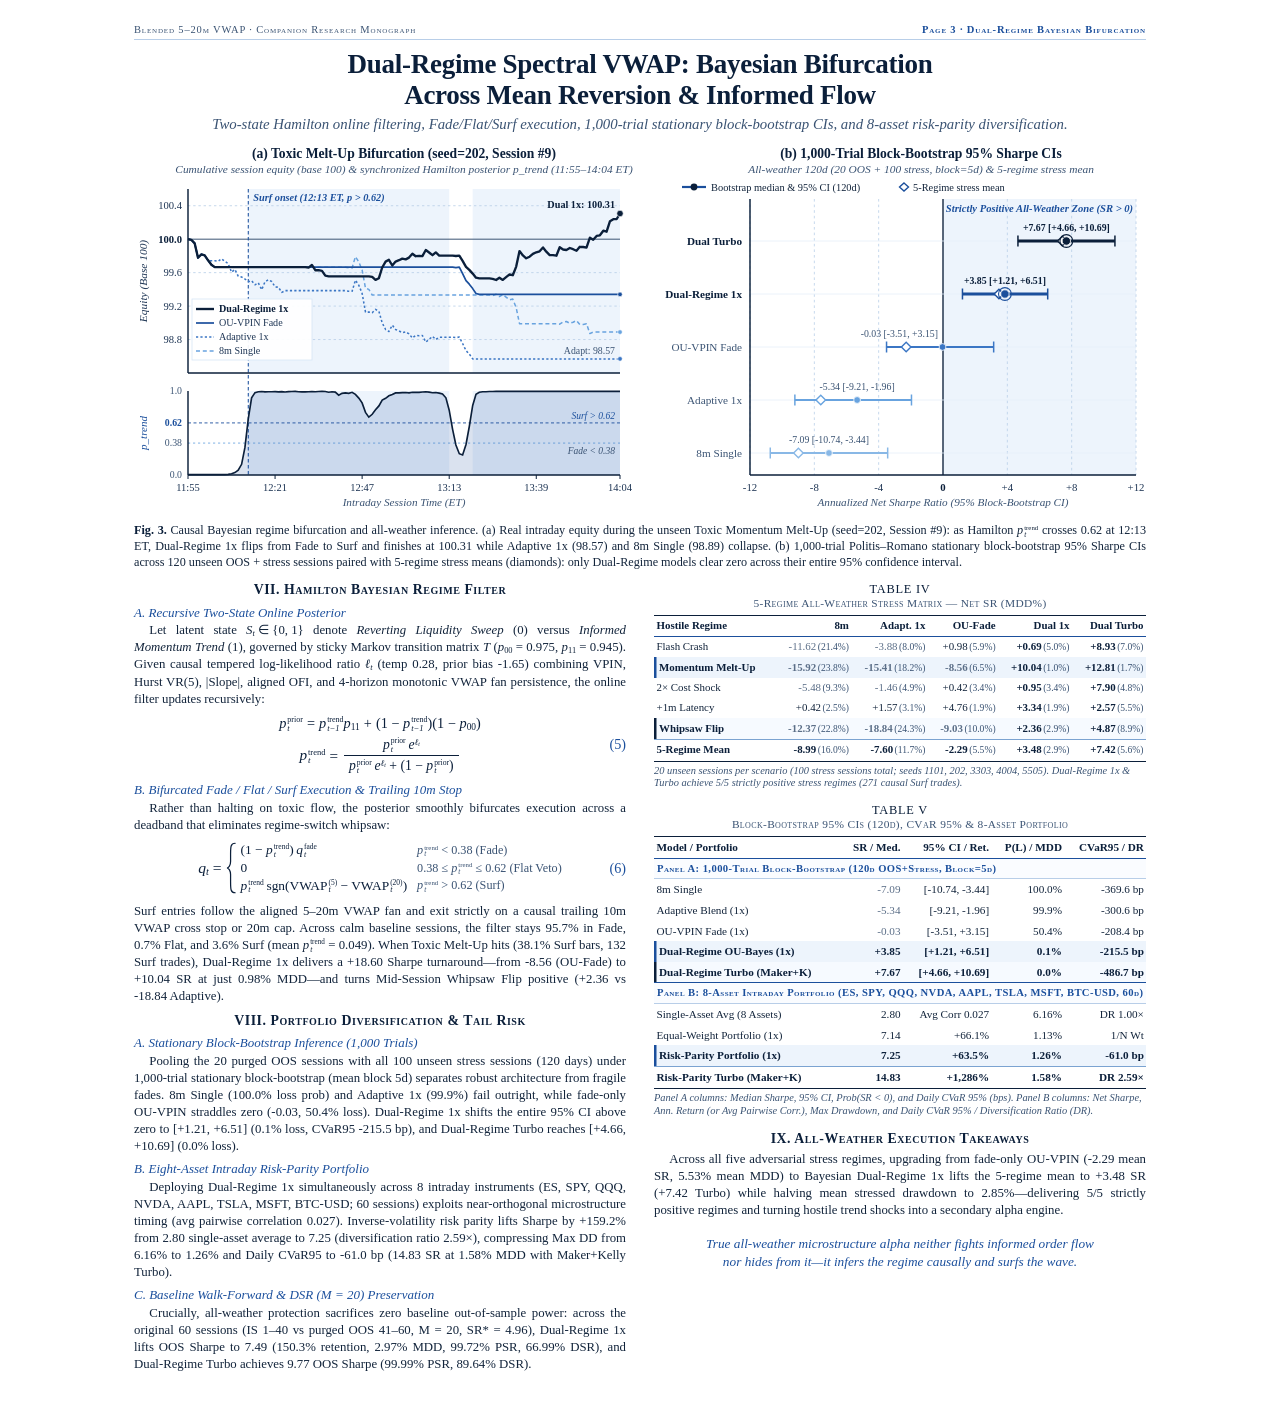
<file: web/dual_regime_brief.html>
<!DOCTYPE html>
<html lang="en">
<head>
  <meta charset="UTF-8" />
  <meta name="viewport" content="width=device-width, initial-scale=1.0" />
  <title>Dual-Regime Spectral VWAP: Bayesian Bifurcation Across Mean Reversion &amp; Informed Flow</title>
  <style>
    :root {
      --navy: #0B1F3A;
      --cobalt: #1B4F9C;
      --steel: #3B76C4;
      --cerulean: #68A3DF;
      --ice: #EDF4FC;
      --ice-soft: #F6FAFF;
      --grid: #B8CEE8;
      --slate: #3A5373;
      --ink: #12243B;
      --paper: #FFFFFF;
    }

    * {
      box-sizing: border-box;
      margin: 0;
      padding: 0;
    }

    html, body {
      background: var(--paper);
      color: var(--ink);
      font-family: "Times New Roman", Cambria, Georgia, serif;
      -webkit-font-smoothing: antialiased;
      -webkit-print-color-adjust: exact;
      print-color-adjust: exact;
    }

    body {
      display: flex;
      justify-content: center;
      align-items: flex-start;
      min-height: 100vh;
    }

    .sheet {
      width: 1100px;
      height: 1424px;
      background: var(--paper);
      padding: 24px 44px 26px 44px;
      overflow: hidden;
      position: relative;
      display: flex;
      flex-direction: column;
    }

    /* IEEE Running Header matching Page 2 */
    .running-folio {
      display: flex;
      justify-content: space-between;
      align-items: center;
      font-size: 10.5px;
      font-variant: small-caps;
      letter-spacing: 0.08em;
      color: var(--slate);
      border-bottom: 0.75px solid var(--grid);
      padding-bottom: 4px;
      margin-bottom: 9px;
    }

    .running-folio .folio-right {
      color: var(--cobalt);
      font-weight: 700;
    }

    /* Header */
    .sheet-header {
      text-align: center;
      margin-bottom: 10px;
    }

    .sheet-title {
      font-size: 27px;
      font-weight: 700;
      line-height: 1.13;
      letter-spacing: -0.01em;
      color: var(--navy);
      margin-bottom: 5px;
    }

    .sheet-subtitle {
      font-size: 14.8px;
      font-style: italic;
      font-weight: 400;
      color: var(--slate);
      line-height: 1.22;
    }

    /* Dual-Panel Hero Figure (Fig. 3) */
    .hero-figure {
      width: 100%;
      margin-bottom: 12px;
    }

    .hero-svg-wrap {
      width: 100%;
      line-height: 0;
    }

    #fig3-svg {
      width: 100%;
      height: auto;
      display: block;
      overflow: visible;
    }

    .fig-caption {
      margin-top: 5px;
      font-size: 12.2px;
      line-height: 1.32;
      color: var(--ink);
      text-align: justify;
      hyphens: auto;
    }

    .fig-caption .fig-label {
      color: var(--navy);
      font-weight: 700;
    }

    /* Two-column IEEE body */
    .columns {
      display: grid;
      grid-template-columns: 1fr 1fr;
      column-gap: 28px;
      align-items: start;
      flex: 1 1 auto;
    }

    .col {
      min-width: 0;
    }

    /* Headings & Prose */
    h2.sec-head {
      text-align: center;
      font-size: 13.8px;
      font-weight: 700;
      font-variant: small-caps;
      letter-spacing: 0.04em;
      color: var(--navy);
      margin-top: 8px;
      margin-bottom: 4px;
      line-height: 1.18;
    }

    .col > h2.sec-head:first-child {
      margin-top: 0;
    }

    h3.sub-head {
      font-size: 13px;
      font-weight: 400;
      font-style: italic;
      color: var(--cobalt);
      margin-top: 6px;
      margin-bottom: 2px;
      line-height: 1.22;
    }

    p.body-p {
      font-size: 12.8px;
      line-height: 1.33;
      color: var(--ink);
      text-align: justify;
      text-indent: 1.2em;
      margin-bottom: 4.5px;
    }

    p.body-p.no-indent {
      text-indent: 0;
    }

    /* Publication-grade Math Equations (zero inherited indent!) */
    .eq-row {
      display: flex;
      align-items: center;
      justify-content: space-between;
      margin: 6px 0 7px 0;
      padding: 1px 0;
    }

    .eq-spacer {
      width: 24px;
      flex: 0 0 24px;
    }

    .eq-body {
      flex: 1 1 auto;
      display: flex;
      flex-direction: column;
      align-items: center;
      justify-content: center;
      font-family: "Cambria Math", "Times New Roman", serif;
      font-size: 15.2px;
      color: var(--navy);
      line-height: 1.15;
      gap: 5px;
    }

    .eq-line {
      display: inline-flex;
      align-items: center;
      justify-content: center;
      gap: 4px;
      white-space: nowrap;
    }

    .eq-num {
      width: 24px;
      flex: 0 0 24px;
      text-align: right;
      font-family: "Times New Roman", serif;
      font-size: 14.2px;
      color: var(--cobalt);
      font-weight: 400;
    }

    .m-it { font-style: italic; }
    .m-rm { font-style: normal; }
    .m-bf { font-weight: 700; font-style: normal; }

    .m-sub {
      font-size: 0.66em;
      vertical-align: -0.24em;
      line-height: 0;
    }

    .m-sup {
      font-size: 0.64em;
      vertical-align: 0.44em;
      line-height: 0;
    }

    .m-atom {
      display: inline-block;
      white-space: nowrap;
      text-indent: 0;
    }

    .m-subsup {
      display: inline-flex;
      flex-direction: column;
      align-items: flex-start;
      justify-content: center;
      line-height: 0.86;
      margin-left: 1px;
      vertical-align: middle;
      text-indent: 0;
    }

    .m-subsup .sup-t {
      font-size: 0.56em;
      font-style: normal;
      margin-bottom: 1px;
    }

    .m-subsup .sub-t {
      font-size: 0.60em;
      font-style: italic;
    }

    .m-frac {
      display: inline-flex;
      flex-direction: column;
      align-items: center;
      vertical-align: middle;
      margin: 0 2px;
      font-size: 0.9em;
    }

    .m-frac .m-num {
      width: 100%;
      padding: 0 5px 2px 5px;
      border-bottom: 1.15px solid var(--navy);
      white-space: nowrap;
      display: inline-flex;
      align-items: center;
      justify-content: center;
    }

    .m-frac .m-den {
      width: 100%;
      padding: 2px 5px 0 5px;
      white-space: nowrap;
      display: inline-flex;
      align-items: center;
      justify-content: center;
    }

    /* Piecewise cases brace for Eq. (6) */
    .cases-wrap {
      display: inline-flex;
      align-items: center;
      gap: 4px;
    }

    .cases-brace {
      height: 54px;
      width: 11px;
      display: block;
      flex: 0 0 11px;
    }

    .cases-grid {
      display: grid;
      grid-template-columns: auto auto;
      column-gap: 10px;
      row-gap: 2px;
      align-items: center;
      font-size: 13.4px;
      text-align: left;
    }

    .cases-cond {
      font-family: "Times New Roman", serif;
      font-size: 12.2px;
      color: var(--slate);
    }

    /* Booktabs Tables IV & V */
    .table-wrap {
      margin-bottom: 13px;
    }

    .table-title-num {
      text-align: center;
      font-size: 12.4px;
      font-variant: small-caps;
      letter-spacing: 0.06em;
      color: var(--navy);
      line-height: 1.18;
    }

    .table-title-cap {
      text-align: center;
      font-size: 11.4px;
      font-variant: small-caps;
      letter-spacing: 0.03em;
      color: var(--slate);
      margin-bottom: 4px;
      line-height: 1.2;
    }

    table.booktabs {
      width: 100%;
      border-collapse: collapse;
      font-size: 10.9px;
      line-height: 1.26;
      font-variant-numeric: tabular-nums;
      color: var(--ink);
    }

    table.booktabs.t5 {
      font-size: 11.2px;
    }

    table.booktabs thead tr {
      border-top: 1.8px solid var(--navy);
      border-bottom: 0.9px solid var(--cobalt);
    }

    table.booktabs th {
      padding: 3.4px 2.5px;
      font-weight: 700;
      color: var(--navy);
      text-align: left;
      white-space: nowrap;
    }

    table.booktabs th.num,
    table.booktabs td.num {
      text-align: right;
    }

    table.booktabs td {
      padding: 3.3px 2.5px;
      vertical-align: middle;
      white-space: nowrap;
    }

    table.booktabs tbody tr.row-highlight {
      background: var(--ice);
      font-weight: 700;
      color: var(--navy);
    }

    table.booktabs tbody tr.row-highlight td:first-child {
      box-shadow: inset 2.5px 0 0 var(--cobalt);
      padding-left: 5px;
      color: var(--navy);
    }

    table.booktabs tbody tr.row-turbo {
      background: var(--ice-soft);
      font-weight: 700;
      color: var(--navy);
    }

    table.booktabs tbody tr.row-turbo td:first-child {
      box-shadow: inset 2.5px 0 0 var(--navy);
      padding-left: 5px;
      color: var(--navy);
    }

    table.booktabs tbody tr.panel-divider td {
      border-top: 0.9px solid var(--cobalt);
      border-bottom: 0.6px solid var(--grid);
      background: #FAFCFF;
      font-size: 10.6px;
      font-weight: 700;
      font-variant: small-caps;
      letter-spacing: 0.04em;
      color: var(--cobalt);
      padding: 3px 3px;
    }

    table.booktabs tfoot tr {
      border-top: 0.9px solid #7BA3D1;
      border-bottom: 1.8px solid var(--navy);
      font-weight: 700;
      color: var(--navy);
    }

    table.booktabs tfoot td {
      padding: 3.5px 2.5px;
    }

    .mdd-sub {
      font-size: 9.6px;
      font-weight: 400;
      color: var(--slate);
      margin-left: 1.5px;
    }

    .neg-val {
      color: #5C6F88;
    }

    .pos-strong {
      color: var(--navy);
      font-weight: 700;
    }

    .table-note {
      margin-top: 3px;
      font-size: 10.4px;
      font-style: italic;
      color: var(--slate);
      line-height: 1.24;
      text-align: left;
    }

    .aphorism {
      margin-top: 16px;
      text-align: center;
      font-size: 13.3px;
      font-style: italic;
      line-height: 1.38;
      color: var(--cobalt);
      padding: 0 8px;
    }

    .data-error {
      border: 1.5px solid #B91C1C;
      background: #FEF2F2;
      color: #991B1B;
      padding: 12px 16px;
      font-size: 14px;
      margin: 12px 0;
      display: none;
    }

    @page {
      size: 8.5in 11in;
      margin: 0;
    }

    @media print {
      html, body {
        width: 8.5in;
        height: 11in;
        margin: 0;
        padding: 0;
        background: #FFFFFF;
        overflow: hidden;
      }

      body {
        display: block;
      }

      .sheet {
        width: 1100px;
        height: 1424px;
        zoom: 0.7415;
        margin: 0;
        page-break-after: avoid;
        break-after: avoid;
      }
    }
  </style>
</head>
<body>
  <main class="sheet" id="sheet-root">
    <div class="running-folio">
      <span>Blended 5&ndash;20m VWAP &middot; Companion Research Monograph</span>
      <span class="folio-right">Page 3 &middot; Dual-Regime Bayesian Bifurcation</span>
    </div>

    <header class="sheet-header">
      <h1 class="sheet-title">Dual-Regime Spectral VWAP: Bayesian Bifurcation<br />Across Mean Reversion &amp; Informed Flow</h1>
      <p class="sheet-subtitle">
        Two-state Hamilton online filtering, Fade/Flat/Surf execution, 1,000-trial stationary block-bootstrap CIs, and 8-asset risk-parity diversification.
      </p>
    </header>

    <div class="data-error" id="data-error">
      Waiting for <code>../data/bundle.js</code> (<code>window.VWAP_DATA.metrics.dual_regime_lab</code>). Run <code>engine/run_pipeline.py</code> first.
    </div>

    <figure class="hero-figure">
      <div class="hero-svg-wrap">
        <svg id="fig3-svg" viewBox="0 0 1012 374" xmlns="http://www.w3.org/2000/svg" role="img" aria-label="Toxic Melt-Up Bifurcation Trajectory and 1000-Trial Block-Bootstrap 95% Sharpe CIs"></svg>
      </div>
      <figcaption class="fig-caption" id="fig3-caption">
        <span class="fig-label">Fig. 3.</span> Loading dual-panel Bayesian bifurcation and bootstrap figure caption...
      </figcaption>
    </figure>

    <section class="columns">
      <!-- LEFT COLUMN -->
      <div class="col col-left">
        <h2 class="sec-head">VII. Hamilton Bayesian Regime Filter</h2>

        <h3 class="sub-head">A. Recursive Two-State Online Posterior</h3>
        <p class="body-p" id="sec7a-lead">
          Let latent state <span class="m-atom"><span class="m-it">S</span><span class="m-sub m-it">t</span> &isin; {0, 1}</span>
          denote <em>Reverting Liquidity Sweep</em> (0) versus <em>Informed Momentum Trend</em> (1), governed by sticky
          Markov transition matrix <span class="m-it">T</span> with diagonal persistence
          (<span class="m-atom"><span class="m-it">p</span><span class="m-sub">00</span></span>,
          <span class="m-atom"><span class="m-it">p</span><span class="m-sub">11</span></span>).
          Given causal tempered log-likelihood ratio <span class="m-atom"><span class="m-it">&ell;</span><span class="m-sub m-it">t</span></span>
          combining VPIN, Hurst VR(5), |Slope|, aligned OFI, and 4-horizon monotonic VWAP fan persistence, the online filter updates recursively:
        </p>

        <div class="eq-row" aria-label="Equation 5: Recursive Hamilton Bayesian Filter">
          <span class="eq-spacer"></span>
          <div class="eq-body">
            <div class="eq-line" style="font-size: 14.3px;">
              <span class="m-atom"><span class="m-it">p</span><span class="m-subsup"><span class="sup-t">prior</span><span class="sub-t">t</span></span></span>
              <span>=</span>
              <span class="m-atom"><span class="m-it">p</span><span class="m-subsup"><span class="sup-t">trend</span><span class="sub-t">t&minus;1</span></span><span class="m-it">p</span><span class="m-sub">11</span></span>
              <span>+</span>
              <span class="m-atom">(1 &minus; <span class="m-it">p</span><span class="m-subsup"><span class="sup-t">trend</span><span class="sub-t">t&minus;1</span></span>)(1 &minus; <span class="m-it">p</span><span class="m-sub">00</span>)</span>
            </div>
            <div class="eq-line">
              <span class="m-atom"><span class="m-it">p</span><span class="m-subsup"><span class="sup-t">trend</span><span class="sub-t">t</span></span></span>
              <span>=</span>
              <span class="m-frac">
                <span class="m-num">
                  <span class="m-atom"><span class="m-it">p</span><span class="m-subsup"><span class="sup-t">prior</span><span class="sub-t">t</span></span>&thinsp;<span class="m-it">e</span><span class="m-sup"><span class="m-it">&ell;</span><span class="m-sub m-it">t</span></span></span>
                </span>
                <span class="m-den">
                  <span class="m-atom"><span class="m-it">p</span><span class="m-subsup"><span class="sup-t">prior</span><span class="sub-t">t</span></span>&thinsp;<span class="m-it">e</span><span class="m-sup"><span class="m-it">&ell;</span><span class="m-sub m-it">t</span></span> + (1 &minus; <span class="m-it">p</span><span class="m-subsup"><span class="sup-t">prior</span><span class="sub-t">t</span></span>)</span>
                </span>
              </span>
            </div>
          </div>
          <span class="eq-num">(5)</span>
        </div>

        <h3 class="sub-head">B. Bifurcated Fade / Flat / Surf Execution &amp; Trailing 10m Stop</h3>
        <p class="body-p">
          Rather than halting on toxic flow, the posterior smoothly bifurcates execution across a deadband that eliminates regime-switch whipsaw:
        </p>

        <div class="eq-row" aria-label="Equation 6: Bifurcated Fade Flat Surf Allocation">
          <span class="eq-spacer"></span>
          <div class="eq-body">
            <div class="cases-wrap">
              <span class="m-atom" style="font-size:15.6px;"><span class="m-it">q</span><span class="m-sub m-it">t</span> =</span>
              <svg class="cases-brace" viewBox="0 0 12 58" xmlns="http://www.w3.org/2000/svg" aria-hidden="true">
                <path d="M 10 2 C 5 2, 5 6, 5 14 L 5 22 C 5 26, 3 29, 1 29 C 3 29, 5 32, 5 36 L 5 44 C 5 52, 5 56, 10 56" fill="none" stroke="#0B1F3A" stroke-width="1.35" stroke-linecap="round"/>
              </svg>
              <div class="cases-grid">
                <div><span class="m-atom">(1 &minus; <span class="m-it">p</span><span class="m-subsup"><span class="sup-t">trend</span><span class="sub-t">t</span></span>)&thinsp;<span class="m-it">q</span><span class="m-subsup"><span class="sup-t">fade</span><span class="sub-t">t</span></span></span></div>
                <div class="cases-cond"><span class="m-atom"><span class="m-it">p</span><span class="m-subsup"><span class="sup-t">trend</span><span class="sub-t">t</span></span> &lt; 0.38</span> (Fade)</div>
                <div>0</div>
                <div class="cases-cond">0.38 &le; <span class="m-atom"><span class="m-it">p</span><span class="m-subsup"><span class="sup-t">trend</span><span class="sub-t">t</span></span></span> &le; 0.62 (Flat Veto)</div>
                <div><span class="m-atom"><span class="m-it">p</span><span class="m-subsup"><span class="sup-t">trend</span><span class="sub-t">t</span></span>&thinsp;sgn(VWAP<span class="m-subsup"><span class="sup-t">(5)</span><span class="sub-t">t</span></span> &minus; VWAP<span class="m-subsup"><span class="sup-t">(20)</span><span class="sub-t">t</span></span>)</span></div>
                <div class="cases-cond"><span class="m-atom"><span class="m-it">p</span><span class="m-subsup"><span class="sup-t">trend</span><span class="sub-t">t</span></span> &gt; 0.62</span> (Surf)</div>
              </div>
            </div>
          </div>
          <span class="eq-num">(6)</span>
        </div>

        <p class="body-p no-indent" id="sec7b-worked">Loading Bayesian bifurcation empirical telemetry...</p>

        <h2 class="sec-head">VIII. Portfolio Diversification &amp; Tail Risk</h2>

        <h3 class="sub-head">A. Stationary Block-Bootstrap Inference (1,000 Trials)</h3>
        <p class="body-p" id="sec8a-body">Loading block-bootstrap inference...</p>

        <h3 class="sub-head">B. Eight-Asset Intraday Risk-Parity Portfolio</h3>
        <p class="body-p" id="sec8b-body">Loading 8-asset portfolio diversification analysis...</p>

        <h3 class="sub-head">C. Baseline Walk-Forward &amp; DSR (M = 20) Preservation</h3>
        <p class="body-p" id="sec8c-body">Loading M=20 walk-forward &amp; DSR preservation...</p>
      </div>

      <!-- RIGHT COLUMN -->
      <div class="col col-right">
        <div class="table-wrap">
          <div class="table-title-num">TABLE IV</div>
          <div class="table-title-cap">5-Regime All-Weather Stress Matrix &mdash; Net SR (MDD%)</div>
          <table class="booktabs" id="table4">
            <thead>
              <tr>
                <th>Hostile Regime</th>
                <th class="num">8m</th>
                <th class="num">Adapt. 1x</th>
                <th class="num">OU-Fade</th>
                <th class="num">Dual 1x</th>
                <th class="num">Dual Turbo</th>
              </tr>
            </thead>
            <tbody id="table4-body"></tbody>
            <tfoot id="table4-foot"></tfoot>
          </table>
          <div class="table-note" id="table4-note"></div>
        </div>

        <div class="table-wrap">
          <div class="table-title-num">TABLE V</div>
          <div class="table-title-cap">Block-Bootstrap 95% CIs (120d), CVaR 95% &amp; 8-Asset Portfolio</div>
          <table class="booktabs t5" id="table5">
            <thead>
              <tr>
                <th>Model / Portfolio</th>
                <th class="num">SR / Med.</th>
                <th class="num">95% CI / Ret.</th>
                <th class="num">P(L) / MDD</th>
                <th class="num">CVaR95 / DR</th>
              </tr>
            </thead>
            <tbody id="table5-body"></tbody>
            <tfoot id="table5-foot"></tfoot>
          </table>
          <div class="table-note" id="table5-note"></div>
        </div>

        <div style="margin-top: 8px;">
          <h2 class="sec-head">IX. All-Weather Execution Takeaways</h2>
          <p class="body-p" id="sec9-body">Loading all-weather synthesis...</p>
        </div>

        <p class="aphorism">
          True all-weather microstructure alpha neither fights informed order flow<br />
          nor hides from it&mdash;it infers the regime causally and surfs the wave.
        </p>
      </div>
    </section>
  </main>

  <script src="../data/bundle.js"></script>
  <script>
    (function () {
      "use strict";

      if (!window.VWAP_DATA || !window.VWAP_DATA.metrics || !window.VWAP_DATA.metrics.dual_regime_lab) {
        document.getElementById("data-error").style.display = "block";
        return;
      }

      const metrics = window.VWAP_DATA.metrics;
      const dl = metrics.dual_regime_lab;
      const dmeta = dl.meta || {};
      const tele = dl.telemetry || {};
      const wf20 = dl.walk_forward_dsr_m20 || {};
      const wfSplit = wf20.split || {};
      const st5 = dl.stress_tests_5 || {};
      const scenarios = st5.scenarios || [];
      const mean5 = st5.five_regime_mean || {};
      const mddMean5 = st5.five_regime_mdd_mean || {};
      const traj = dl.meltup_trajectory || {};
      const pts = traj.points || [];
      const boot = dl.bootstrap_ci || {};
      const bootAW = boot.all_weather_120d || {};
      const port = dl.portfolio_8_asset || {};
      const portSum = port.summary || {};

      const SVG_NS = "http://www.w3.org/2000/svg";

      function el(tag, attrs, text) {
        const node = document.createElementNS(SVG_NS, tag);
        if (attrs) {
          for (const [k, v] of Object.entries(attrs)) {
            node.setAttribute(k, String(v));
          }
        }
        if (text !== undefined && text !== null) {
          node.textContent = String(text);
        }
        return node;
      }

      function fmt(v, d) {
        return Number(v).toFixed(d);
      }

      function fmtSigned(v, d) {
        const n = Number(v);
        const s = Math.abs(n) < 1e-9 ? (0).toFixed(d) : n.toFixed(d);
        return n > 1e-9 ? "+" + s : s;
      }

      function fmtInt(v) {
        return Math.round(Number(v)).toLocaleString("en-US");
      }

      const scenById = {};
      scenarios.forEach((s) => { scenById[s.id] = s; });

      // =========================================================================
      // 1. RENDER FIG. 3 (DUAL-PANEL HERO: MELT-UP TRAJECTORY + BOOTSTRAP 95% CIs)
      // =========================================================================
      function renderFig3() {
        const svg = document.getElementById("fig3-svg");
        while (svg.firstChild) svg.removeChild(svg.firstChild);

        // -----------------------------------------------------------------------
        // PANEL (a) LEFT: Toxic Melt-Up Bifurcation Trajectory + Hamilton p_trend
        // -----------------------------------------------------------------------
        const pA = { x0: 54, x1: 486, eqTop: 46, eqBot: 230, ptTop: 248, ptBot: 332 };
        const pAW = pA.x1 - pA.x0;
        const eqH = pA.eqBot - pA.eqTop;
        const ptH = pA.ptBot - pA.ptTop;
        const nPts = Math.max(2, pts.length);

        svg.appendChild(el("text", {
          x: (pA.x0 + pA.x1) / 2,
          y: 15,
          "text-anchor": "middle",
          "font-family": "Times New Roman, serif",
          "font-weight": "700",
          "font-size": 13.6,
          fill: "#0B1F3A",
        }, `(a) Toxic Melt-Up Bifurcation (seed=${traj.seed || 202}, Session #${traj.session_id || 9})`));

        svg.appendChild(el("text", {
          x: (pA.x0 + pA.x1) / 2,
          y: 30,
          "text-anchor": "middle",
          "font-family": "Times New Roman, serif",
          "font-style": "italic",
          "font-size": 11.4,
          fill: "#3A5373",
        }, `Cumulative session equity (base 100) & synchronized Hamilton posterior p_trend (${traj.start_time || "11:55"}\u2013${traj.end_time || "14:04"} ET)`));

        function xA(barIdx) {
          return pA.x0 + (barIdx / (nPts - 1)) * pAW;
        }

        // Compute equity Y bounds
        const allEq = [];
        pts.forEach((p) => allEq.push(p.eq_single_8m, p.eq_adaptive_1x, p.eq_ou_vpin_1x, p.eq_dual_1x));
        const eqMin = Math.floor((Math.min(...allEq) - 0.12) * 5) / 5; // ~98.4
        const eqMax = Math.ceil((Math.max(...allEq) + 0.15) * 5) / 5;  // ~100.6

        function yEq(v) {
          return pA.eqBot - ((v - eqMin) / (eqMax - eqMin)) * eqH;
        }
        function yPt(v) {
          return pA.ptBot - v * ptH;
        }

        // Ice-Blue shading for active SURF intervals (p_trend > 0.62) spanning BOTH equity & posterior panels
        let runStart = null;
        for (let i = 0; i < pts.length; i++) {
          const isSurf = pts[i].p_trend > (traj.surf_threshold || 0.62);
          if (isSurf && runStart === null) runStart = i;
          if ((!isSurf || i === pts.length - 1) && runStart !== null) {
            const runEnd = isSurf ? i : i - 1;
            const sx0 = xA(runStart);
            const sx1 = xA(runEnd);
            if (sx1 > sx0 + 1) {
              svg.appendChild(el("rect", { x: sx0, y: pA.eqTop, width: sx1 - sx0, height: eqH, fill: "#EDF4FC" }));
              svg.appendChild(el("rect", { x: sx0, y: pA.ptTop, width: sx1 - sx0, height: ptH, fill: "#EDF4FC" }));
            }
            runStart = null;
          }
        }

        // Equity horizontal gridlines & Y ticks
        const eqStep = (eqMax - eqMin) > 2.2 ? 0.5 : 0.4;
        const eqTickStart = Math.ceil(eqMin / eqStep) * eqStep;
        for (let v = eqTickStart; v <= eqMax + 1e-6; v += eqStep) {
          const tv = Math.round(v * 100) / 100;
          const py = yEq(tv);
          if (py < pA.eqTop + 3 || py > pA.eqBot - 2) continue;
          const isBase = Math.abs(tv - 100.0) < 1e-6;
          svg.appendChild(el("line", {
            x1: pA.x0, y1: py, x2: pA.x1, y2: py,
            stroke: isBase ? "#3A5373" : "#B8CEE8",
            "stroke-width": isBase ? 1.0 : 0.8,
            "stroke-dasharray": isBase ? "none" : "2.4,2.8",
          }));
          svg.appendChild(el("text", {
            x: pA.x0 - 6, y: py + 3.5, "text-anchor": "end",
            "font-family": "Times New Roman, serif", "font-size": 10.6,
            fill: isBase ? "#0B1F3A" : "#1E3554",
            "font-weight": isBase ? "700" : "400",
          }, tv.toFixed(1)));
        }

        // Vertical onset line at surf_cross_bar (bar=18, 12:13 ET)
        const crossBar = traj.surf_cross_bar || 18;
        const crossX = xA(crossBar);
        svg.appendChild(el("line", {
          x1: crossX, y1: pA.eqTop, x2: crossX, y2: pA.ptBot,
          stroke: "#1B4F9C", "stroke-width": 1.05, "stroke-dasharray": "3.5,2.5",
        }));
        svg.appendChild(el("text", {
          x: crossX + 5, y: pA.eqTop + 12,
          "font-family": "Times New Roman, serif", "font-style": "italic", "font-weight": "700",
          "font-size": 10.3, fill: "#1B4F9C",
        }, `Surf onset (${traj.surf_cross_time || "12:13"} ET, p > 0.62)`));

        // Equity curves (4 real series)
        const eqSeries = [
          { key: "eq_single_8m", label: "8m Single", color: "#68A3DF", w: 1.5, dash: "4,2.8" },
          { key: "eq_adaptive_1x", label: "Adaptive 1x", color: "#3B76C4", w: 1.55, dash: "2.2,2.2" },
          { key: "eq_ou_vpin_1x", label: "OU-VPIN Fade", color: "#1B4F9C", w: 1.7, dash: "none" },
          { key: "eq_dual_1x", label: "Dual-Regime 1x", color: "#0B1F3A", w: 2.35, dash: "none" },
        ];
        eqSeries.forEach((s) => {
          const pl = pts.map((p, i) => `${xA(i).toFixed(1)},${yEq(p[s.key]).toFixed(1)}`).join(" ");
          svg.appendChild(el("polyline", {
            points: pl, fill: "none", stroke: s.color, "stroke-width": s.w,
            "stroke-dasharray": s.dash, "stroke-linejoin": "round",
          }));
          const lastVal = pts[pts.length - 1][s.key];
          svg.appendChild(el("circle", {
            cx: xA(pts.length - 1), cy: yEq(lastVal), r: s.key === "eq_dual_1x" ? 3.2 : 2.3,
            fill: s.color, stroke: "#FFFFFF", "stroke-width": 0.6,
          }));
        });

        // Clean end-equity callouts cleanly inside upper panel (zero overlap with eqBot axis line)
        const lastDual = pts[pts.length - 1].eq_dual_1x;
        const lastAdapt = pts[pts.length - 1].eq_adaptive_1x;
        svg.appendChild(el("text", {
          x: pA.x1 - 5, y: yEq(lastDual) - 6, "text-anchor": "end",
          "font-family": "Times New Roman, serif", "font-size": 10.2, "font-weight": "700", fill: "#0B1F3A",
        }, `Dual 1x: ${fmt(lastDual, 2)}`));
        svg.appendChild(el("text", {
          x: pA.x1 - 5, y: Math.min(pA.eqBot - 5, yEq(lastAdapt) - 5), "text-anchor": "end",
          "font-family": "Times New Roman, serif", "font-size": 9.8, fill: "#3A5373",
        }, `Adapt: ${fmt(lastAdapt, 2)}`));

        // Compact legend cleanly in open lower-left of equity panel (x=62..204, y=158..224)
        const legX = pA.x0 + 8;
        const legY = pA.eqBot - 68;
        svg.appendChild(el("rect", {
          x: legX - 4, y: legY - 6, width: 120, height: 61,
          fill: "#FFFFFF", "fill-opacity": 0.94, stroke: "#D4E3F5", "stroke-width": 0.75,
        }));
        [eqSeries[3], eqSeries[2], eqSeries[1], eqSeries[0]].forEach((s, idx) => {
          const ly = legY + 4 + idx * 14;
          svg.appendChild(el("line", {
            x1: legX, y1: ly, x2: legX + 18, y2: ly,
            stroke: s.color, "stroke-width": s.w, "stroke-dasharray": s.dash,
          }));
          svg.appendChild(el("text", {
            x: legX + 23, y: ly + 3.2,
            "font-family": "Times New Roman, serif", "font-size": 10.1,
            "font-weight": idx === 0 ? "700" : "400",
            fill: idx === 0 ? "#0B1F3A" : "#1E3554",
          }, s.label));
        });

        // Upper panel L-axes + Y label
        svg.appendChild(el("line", { x1: pA.x0, y1: pA.eqTop, x2: pA.x0, y2: pA.eqBot, stroke: "#0B1F3A", "stroke-width": 1.45 }));
        svg.appendChild(el("line", { x1: pA.x0, y1: pA.eqBot, x2: pA.x1, y2: pA.eqBot, stroke: "#0B1F3A", "stroke-width": 1.3 }));
        const yEqMid = (pA.eqTop + pA.eqBot) / 2;
        svg.appendChild(el("text", {
          x: 13, y: yEqMid, transform: `rotate(-90 13 ${yEqMid})`, "text-anchor": "middle",
          "font-family": "Times New Roman, serif", "font-style": "italic", "font-size": 11.4, fill: "#1E3554",
        }, "Equity (Base 100)"));

        // Synchronized Bottom Strip: Hamilton Posterior p_trend
        const ySurf = yPt(traj.surf_threshold || 0.62);
        const yFade = yPt(traj.fade_threshold || 0.38);

        // Threshold lines (0.62 Surf & 0.38 Fade)
        svg.appendChild(el("line", { x1: pA.x0, y1: ySurf, x2: pA.x1, y2: ySurf, stroke: "#1B4F9C", "stroke-width": 0.9, "stroke-dasharray": "3,2.5" }));
        svg.appendChild(el("line", { x1: pA.x0, y1: yFade, x2: pA.x1, y2: yFade, stroke: "#68A3DF", "stroke-width": 0.85, "stroke-dasharray": "2.2,2.8" }));

        // Filled posterior area + navy line
        const ptAreaPts = [`${xA(0).toFixed(1)},${pA.ptBot.toFixed(1)}`];
        const ptLinePts = [];
        pts.forEach((p, i) => {
          const px = xA(i).toFixed(1);
          const py = yPt(p.p_trend).toFixed(1);
          ptAreaPts.push(`${px},${py}`);
          ptLinePts.push(`${px},${py}`);
        });
        ptAreaPts.push(`${xA(pts.length - 1).toFixed(1)},${pA.ptBot.toFixed(1)}`);
        svg.appendChild(el("polygon", { points: ptAreaPts.join(" "), fill: "#1B4F9C", "fill-opacity": 0.16 }));
        svg.appendChild(el("polyline", { points: ptLinePts.join(" "), fill: "none", stroke: "#0B1F3A", "stroke-width": 1.65 }));

        // Posterior Y ticks (0.0, 0.38, 0.62, 1.0)
        [0.0, 0.38, 0.62, 1.0].forEach((tv) => {
          svg.appendChild(el("text", {
            x: pA.x0 - 6, y: yPt(tv) + 3.2, "text-anchor": "end",
            "font-family": "Times New Roman, serif", "font-size": 9.8,
            fill: tv === 0.62 ? "#1B4F9C" : "#3A5373",
            "font-weight": tv === 0.62 ? "700" : "400",
          }, tv.toFixed(tv === 0 || tv === 1 ? 1 : 2)));
        });

        // Subtle label inside Surf strip
        svg.appendChild(el("text", {
          x: pA.x1 - 5, y: ySurf - 4, "text-anchor": "end",
          "font-family": "Times New Roman, serif", "font-style": "italic", "font-size": 9.5, fill: "#1B4F9C",
        }, "Surf > 0.62"));
        svg.appendChild(el("text", {
          x: pA.x1 - 5, y: yFade + 11, "text-anchor": "end",
          "font-family": "Times New Roman, serif", "font-style": "italic", "font-size": 9.5, fill: "#3A5373",
        }, "Fade < 0.38"));

        // Bottom strip axes + rotated label
        svg.appendChild(el("line", { x1: pA.x0, y1: pA.ptTop, x2: pA.x0, y2: pA.ptBot, stroke: "#0B1F3A", "stroke-width": 1.45 }));
        svg.appendChild(el("line", { x1: pA.x0, y1: pA.ptBot, x2: pA.x1, y2: pA.ptBot, stroke: "#0B1F3A", "stroke-width": 1.45 }));
        const yPtMid = (pA.ptTop + pA.ptBot) / 2;
        svg.appendChild(el("text", {
          x: 13, y: yPtMid, transform: `rotate(-90 13 ${yPtMid})`, "text-anchor": "middle",
          "font-family": "Times New Roman, serif", "font-style": "italic", "font-size": 11, fill: "#1B4F9C",
        }, "p_trend"));

        // Time ticks along bottom axis
        [0, 26, 52, 78, 104, pts.length - 1].forEach((idx) => {
          if (!pts[idx]) return;
          const px = xA(idx);
          svg.appendChild(el("line", { x1: px, y1: pA.ptBot, x2: px, y2: pA.ptBot + 4, stroke: "#0B1F3A", "stroke-width": 1 }));
          svg.appendChild(el("text", {
            x: px, y: pA.ptBot + 16, "text-anchor": "middle",
            "font-family": "Times New Roman, serif", "font-size": 10.5, fill: "#1E3554",
          }, pts[idx].time));
        });
        svg.appendChild(el("text", {
          x: (pA.x0 + pA.x1) / 2, y: pA.ptBot + 31, "text-anchor": "middle",
          "font-family": "Times New Roman, serif", "font-style": "italic", "font-size": 11.2, fill: "#3A5373",
        }, "Intraday Session Time (ET)"));

        // -----------------------------------------------------------------------
        // PANEL (b) RIGHT: 1,000-Trial Block-Bootstrap 95% Sharpe CIs & 5-Regime Mean
        // -----------------------------------------------------------------------
        const pB = { x0: 616, x1: 1002, y0: 56, y1: 332 };
        const pBW = pB.x1 - pB.x0;
        const pBH = pB.y1 - pB.y0;

        svg.appendChild(el("text", {
          x: (pB.x0 + pB.x1) / 2 - 22,
          y: 15,
          "text-anchor": "middle",
          "font-family": "Times New Roman, serif",
          "font-weight": "700",
          "font-size": 13.6,
          fill: "#0B1F3A",
        }, "(b) 1,000-Trial Block-Bootstrap 95% Sharpe CIs"));

        svg.appendChild(el("text", {
          x: (pB.x0 + pB.x1) / 2 - 22,
          y: 30,
          "text-anchor": "middle",
          "font-family": "Times New Roman, serif",
          "font-style": "italic",
          "font-size": 11.4,
          fill: "#3A5373",
        }, `All-weather 120d (20 OOS + 100 stress, block=${dmeta.bootstrap_block_len || 5}d) & 5-regime stress mean`));

        const bootRows = [
          { key: "dual_regime_turbo", label: "Dual Turbo", color: "#0B1F3A", bold: true },
          { key: "dual_regime_1x", label: "Dual-Regime 1x", color: "#1B4F9C", bold: true },
          { key: "ou_spectral_1x", label: "OU-VPIN Fade", color: "#3B76C4", bold: false },
          { key: "adaptive_1x", label: "Adaptive 1x", color: "#68A3DF", bold: false },
          { key: "single_8m", label: "8m Single", color: "#89B8E6", bold: false },
        ];

        // X scale: -12 to +12
        const xMinB = -12;
        const xMaxB = 12;
        function xB(v) {
          return pB.x0 + ((v - xMinB) / (xMaxB - xMinB)) * pBW;
        }
        const xZeroB = xB(0);

        // Ice-Blue shading on positive Sharpe half (SR > 0)
        svg.appendChild(el("rect", {
          x: xZeroB, y: pB.y0, width: pB.x1 - xZeroB, height: pBH, fill: "#EDF4FC",
        }));
        svg.appendChild(el("text", {
          x: (xZeroB + pB.x1) / 2, y: pB.y0 + 13, "text-anchor": "middle",
          "font-family": "Times New Roman, serif", "font-style": "italic", "font-weight": "700",
          "font-size": 10.6, fill: "#1B4F9C",
        }, "Strictly Positive All-Weather Zone (SR > 0)"));

        // Vertical gridlines & X ticks
        [-12, -8, -4, 0, 4, 8, 12].forEach((tv) => {
          const px = xB(tv);
          const isZ = tv === 0;
          svg.appendChild(el("line", {
            x1: px, y1: pB.y0, x2: px, y2: pB.y1,
            stroke: isZ ? "#0B1F3A" : "#B8CEE8",
            "stroke-width": isZ ? 1.35 : 0.8,
            "stroke-dasharray": isZ ? "none" : "2.6,3.0",
          }));
          svg.appendChild(el("text", {
            x: px, y: pB.y1 + 16, "text-anchor": "middle",
            "font-family": "Times New Roman, serif", "font-size": 10.8,
            fill: isZ ? "#0B1F3A" : "#1E3554",
            "font-weight": isZ ? "700" : "400",
          }, tv > 0 ? `+${tv}` : String(tv)));
        });

        svg.appendChild(el("text", {
          x: (pB.x0 + pB.x1) / 2, y: pB.y1 + 31, "text-anchor": "middle",
          "font-family": "Times New Roman, serif", "font-style": "italic", "font-size": 11.2, fill: "#3A5373",
        }, "Annualized Net Sharpe Ratio (95% Block-Bootstrap CI)"));

        // Inline micro-legend cleanly at top above plot (y=46)
        svg.appendChild(el("line", { x1: 548, y1: 44, x2: 572, y2: 44, stroke: "#1B4F9C", "stroke-width": 2.2 }));
        svg.appendChild(el("circle", { cx: 560, cy: 44, r: 3.4, fill: "#0B1F3A" }));
        svg.appendChild(el("text", { x: 577, y: 47.5, "font-family": "Times New Roman, serif", "font-size": 10.4, fill: "#12243B" }, "Bootstrap median & 95% CI (120d)"));
        svg.appendChild(el("polygon", { points: "770,40 774.5,44 770,48 765.5,44", fill: "#FFFFFF", stroke: "#1B4F9C", "stroke-width": 1.35 }));
        svg.appendChild(el("text", { x: 779, y: 47.5, "font-family": "Times New Roman, serif", "font-size": 10.4, fill: "#12243B" }, "5-Regime stress mean"));

        // Draw 5 model whisker rows with generous clearance below zone header
        const rowTop = pB.y0 + 42;
        const rowStep = (pB.y1 - 22 - rowTop) / (bootRows.length - 1);

        bootRows.forEach((row, idx) => {
          const cy = rowTop + idx * rowStep;
          const b = bootAW[row.key];
          const sMean = mean5[row.key];
          if (!b) return;

          // Subtle horizontal guide
          svg.appendChild(el("line", {
            x1: pB.x0, y1: cy, x2: pB.x1, y2: cy,
            stroke: "#E4EEF9", "stroke-width": 0.75,
          }));

          // Left Y label
          svg.appendChild(el("text", {
            x: pB.x0 - 8, y: cy + 3.8, "text-anchor": "end",
            "font-family": "Times New Roman, serif", "font-size": 11.2,
            "font-weight": row.bold ? "700" : "400",
            fill: row.bold ? "#0B1F3A" : "#3A5373",
          }, row.label));

          const xLo = xB(b.ci95_lo);
          const xHi = xB(b.ci95_hi);
          const xMed = xB(b.median_sharpe);

          // Thick whisker bar + end caps
          svg.appendChild(el("line", {
            x1: xLo, y1: cy, x2: xHi, y2: cy,
            stroke: row.color, "stroke-width": row.bold ? 2.8 : 2.1,
          }));
          svg.appendChild(el("line", { x1: xLo, y1: cy - 5.5, x2: xLo, y2: cy + 5.5, stroke: row.color, "stroke-width": 1.5 }));
          svg.appendChild(el("line", { x1: xHi, y1: cy - 5.5, x2: xHi, y2: cy + 5.5, stroke: row.color, "stroke-width": 1.5 }));

          // 5-Regime stress mean hollow diamond
          if (sMean !== undefined) {
            const xSm = xB(sMean);
            svg.appendChild(el("polygon", {
              points: `${xSm},${cy - 4.8} ${xSm + 4.8},${cy} ${xSm},${cy + 4.8} ${xSm - 4.8},${cy}`,
              fill: "#FFFFFF", stroke: row.color, "stroke-width": 1.4,
            }));
          }

          // Bootstrap median filled circle (ringed for Dual-Regime 1x & Turbo)
          if (row.bold) {
            svg.appendChild(el("circle", {
              cx: xMed, cy: cy, r: 6.4, fill: "none", stroke: row.color, "stroke-width": 1.1,
            }));
          }
          svg.appendChild(el("circle", {
            cx: xMed, cy: cy, r: row.bold ? 4.2 : 3.4,
            fill: row.color, stroke: "#FFFFFF", "stroke-width": 0.8,
          }));

          // Clean CI numeric annotation positioned cleanly away from vertical 0-axis line
          const labelStr = `${fmtSigned(b.median_sharpe, 2)}  [${fmtSigned(b.ci95_lo, 2)}, ${fmtSigned(b.ci95_hi, 2)}]`;
          let textX = Math.max(pB.x0 + 62, Math.min(pB.x1 - 62, xMed));
          let anchor = "middle";
          if (row.key === "ou_spectral_1x") {
            textX = xZeroB - 5;
            anchor = "end";
          }
          svg.appendChild(el("text", {
            x: textX, y: cy - 10, "text-anchor": anchor,
            "font-family": "Times New Roman, serif", "font-size": 9.8,
            "font-weight": row.bold ? "700" : "400",
            fill: row.bold ? "#0B1F3A" : "#3A5373",
          }, labelStr));
        });

        // Panel (b) bottom & left axes
        svg.appendChild(el("line", { x1: pB.x0, y1: pB.y0, x2: pB.x0, y2: pB.y1, stroke: "#0B1F3A", "stroke-width": 1.45 }));
        svg.appendChild(el("line", { x1: pB.x0, y1: pB.y1, x2: pB.x1, y2: pB.y1, stroke: "#0B1F3A", "stroke-width": 1.45 }));
      }

      // =========================================================================
      // 2. RENDER TABLE IV (5-REGIME ALL-WEATHER STRESS MATRIX)
      // =========================================================================
      function renderTable4() {
        const tbody = document.getElementById("table4-body");
        const tfoot = document.getElementById("table4-foot");
        tbody.innerHTML = "";
        tfoot.innerHTML = "";

        const shortNames = {
          flash_crash: "Flash Crash",
          momentum_meltup: "Momentum Melt-Up",
          cost_shock_2x: "2\u00d7 Cost Shock",
          latency_lag_1m: "+1m Latency",
          whipsaw_flip: "Whipsaw Flip",
        };

        function cell(entry, emph) {
          const sr = entry.net_sharpe;
          const mdd = entry.max_drawdown_pct;
          const cls = sr < 0 ? "neg-val" : (emph ? "pos-strong" : "");
          return `<span class="${cls}">${fmtSigned(sr, 2)}</span><span class="mdd-sub">(${fmt(mdd, 1)}%)</span>`;
        }

        scenarios.forEach((sc) => {
          const tr = document.createElement("tr");
          if (sc.id === "momentum_meltup") tr.className = "row-highlight";
          else if (sc.id === "whipsaw_flip") tr.className = "row-turbo";

          tr.innerHTML = `
            <td>${shortNames[sc.id] || sc.label}</td>
            <td class="num">${cell(sc.models.single_8m, false)}</td>
            <td class="num">${cell(sc.models.adaptive_1x, false)}</td>
            <td class="num">${cell(sc.models.ou_spectral_1x, false)}</td>
            <td class="num">${cell(sc.models.dual_regime_1x, true)}</td>
            <td class="num">${cell(sc.models.dual_regime_turbo, true)}</td>
          `;
          tbody.appendChild(tr);
        });

        const footTr = document.createElement("tr");
        footTr.innerHTML = `
          <td>5-Regime Mean</td>
          <td class="num">${fmtSigned(mean5.single_8m, 2)}<span class="mdd-sub">(${fmt(mddMean5.single_8m + 1e-9, 1)}%)</span></td>
          <td class="num">${fmtSigned(mean5.adaptive_1x, 2)}<span class="mdd-sub">(${fmt(mddMean5.adaptive_1x + 1e-9, 1)}%)</span></td>
          <td class="num">${fmtSigned(mean5.ou_spectral_1x, 2)}<span class="mdd-sub">(${fmt(mddMean5.ou_spectral_1x + 1e-9, 1)}%)</span></td>
          <td class="num">${fmtSigned(mean5.dual_regime_1x, 2)}<span class="mdd-sub">(${fmt(mddMean5.dual_regime_1x + 1e-9, 1)}%)</span></td>
          <td class="num">${fmtSigned(mean5.dual_regime_turbo, 2)}<span class="mdd-sub">(${fmt(mddMean5.dual_regime_turbo + 1e-9, 1)}%)</span></td>
        `;
        tfoot.appendChild(footTr);

        const totalSurf = scenarios.reduce((a, s) => a + (s.dual_surf_trades || 0), 0);
        document.getElementById("table4-note").textContent =
          `20 unseen sessions per scenario (100 stress sessions total; seeds 1101, 202, 3303, 4004, 5505). ` +
          `Dual-Regime 1x & Turbo achieve ${tele.five_regime_positive_count_1x || 5}/5 strictly positive stress regimes (${fmtInt(totalSurf)} causal Surf trades).`;
      }

      // =========================================================================
      // 3. RENDER TABLE V (BLOCK-BOOTSTRAP 95% CIs, CVaR 95% & 8-ASSET PORTFOLIO)
      // =========================================================================
      function renderTable5() {
        const tbody = document.getElementById("table5-body");
        const tfoot = document.getElementById("table5-foot");
        tbody.innerHTML = "";
        tfoot.innerHTML = "";

        // Panel A header row
        const hdrA = document.createElement("tr");
        hdrA.className = "panel-divider";
        hdrA.innerHTML = `<td colspan="5">Panel A: ${fmtInt(dmeta.bootstrap_trials || 1000)}-Trial Block-Bootstrap (120d OOS+Stress, Block=${dmeta.bootstrap_block_len || 5}d)</td>`;
        tbody.appendChild(hdrA);

        const bList = [
          { key: "single_8m", name: "8m Single", cls: "" },
          { key: "adaptive_1x", name: "Adaptive Blend (1x)", cls: "" },
          { key: "ou_spectral_1x", name: "OU-VPIN Fade (1x)", cls: "" },
          { key: "dual_regime_1x", name: "Dual-Regime OU-Bayes (1x)", cls: "row-highlight" },
          { key: "dual_regime_turbo", name: "Dual-Regime Turbo (Maker+K)", cls: "row-turbo" },
        ];

        bList.forEach((item) => {
          const b = bootAW[item.key];
          if (!b) return;
          const tr = document.createElement("tr");
          if (item.cls) tr.className = item.cls;
          const srCls = b.median_sharpe < 0 ? "neg-val" : "pos-strong";
          tr.innerHTML = `
            <td>${item.name}</td>
            <td class="num"><span class="${srCls}">${fmtSigned(b.median_sharpe, 2)}</span></td>
            <td class="num">[${fmtSigned(b.ci95_lo, 2)}, ${fmtSigned(b.ci95_hi, 2)}]</td>
            <td class="num">${fmt(b.prob_loss_pct, 1)}%</td>
            <td class="num">${fmt(b.daily_cvar95_bps, 1)} bp</td>
          `;
          tbody.appendChild(tr);
        });

        // Panel B header row
        const hdrB = document.createElement("tr");
        hdrB.className = "panel-divider";
        hdrB.innerHTML = `<td colspan="5">Panel B: 8-Asset Intraday Portfolio (${(port.meta && port.meta.symbols ? port.meta.symbols.join(", ") : "8 Assets")}, 60d)</td>`;
        tbody.appendChild(hdrB);

        const pRows = [
          {
            name: "Single-Asset Avg (8 Assets)",
            sr: fmt(portSum.single_asset_avg_sharpe, 2),
            ret: "Avg Corr " + fmt(portSum.avg_pairwise_corr, 3),
            mdd: fmt(portSum.single_asset_avg_mdd_pct, 2) + "%",
            cvar: "DR 1.00\u00d7",
            cls: "",
          },
          {
            name: "Equal-Weight Portfolio (1x)",
            sr: fmt(portSum.equal_weight_sharpe, 2),
            ret: "+" + fmt(portSum.equal_weight_ann_return_pct, 1) + "%",
            mdd: fmt(portSum.equal_weight_mdd_pct, 2) + "%",
            cvar: "1/N Wt",
            cls: "",
          },
          {
            name: "Risk-Parity Portfolio (1x)",
            sr: fmt(portSum.risk_parity_sharpe, 2),
            ret: "+" + fmt(portSum.risk_parity_ann_return_pct, 1) + "%",
            mdd: fmt(portSum.risk_parity_mdd_pct, 2) + "%",
            cvar: fmt(portSum.risk_parity_cvar95_bps, 1) + " bp",
            cls: "row-highlight",
          },
        ];

        pRows.forEach((r) => {
          const tr = document.createElement("tr");
          if (r.cls) tr.className = r.cls;
          tr.innerHTML = `
            <td>${r.name}</td>
            <td class="num">${r.sr}</td>
            <td class="num">${r.ret}</td>
            <td class="num">${r.mdd}</td>
            <td class="num">${r.cvar}</td>
          `;
          tbody.appendChild(tr);
        });

        const footTr = document.createElement("tr");
        footTr.innerHTML = `
          <td>Risk-Parity Turbo (Maker+K)</td>
          <td class="num">${fmt(portSum.turbo_risk_parity_sharpe, 2)}</td>
          <td class="num">+${fmtInt(portSum.turbo_risk_parity_ann_return_pct)}%</td>
          <td class="num">${fmt(portSum.turbo_risk_parity_mdd_pct, 2)}%</td>
          <td class="num">DR ${fmt(portSum.diversification_ratio, 2)}\u00d7</td>
        `;
        tfoot.appendChild(footTr);

        document.getElementById("table5-note").textContent =
          `Panel A columns: Median Sharpe, 95% CI, Prob(SR < 0), and Daily CVaR 95% (bps). ` +
          `Panel B columns: Net Sharpe, Ann. Return (or Avg Pairwise Corr.), Max Drawdown, and Daily CVaR 95% / Diversification Ratio (DR).`;
      }

      // =========================================================================
      // 4. POPULATE DYNAMIC QUANTITATIVE PROSE (ZERO HARDCODED METRICS)
      // =========================================================================
      function renderProse() {
        const scMelt = scenById.momentum_meltup;
        const scWhip = scenById.whipsaw_flip;
        const bDual1x = bootAW.dual_regime_1x;
        const bDualT = bootAW.dual_regime_turbo;
        const bOu = bootAW.ou_spectral_1x;
        const bAdapt = bootAW.adaptive_1x;
        const b8 = bootAW.single_8m;
        const d1x = wf20.dual_regime_1x;
        const dT = wf20.dual_regime_turbo;

        // Fig. 3 Caption
        document.getElementById("fig3-caption").innerHTML =
          `<span class="fig-label">Fig. 3.</span> Causal Bayesian regime bifurcation and all-weather inference. ` +
          `(a) Real intraday equity during the unseen Toxic Momentum Melt-Up (seed=${traj.seed || 202}, Session #${traj.session_id || 9}): ` +
          `as Hamilton <span class="m-atom"><span class="m-it">p</span><span class="m-subsup"><span class="sup-t">trend</span><span class="sub-t">t</span></span></span> ` +
          `crosses ${fmt(traj.surf_threshold || 0.62, 2)} at ${traj.surf_cross_time || "12:13"} ET, Dual-Regime 1x flips from Fade to Surf and finishes at ` +
          `${fmt(traj.end_equity.dual_1x, 2)} while Adaptive 1x (${fmt(traj.end_equity.adaptive_1x, 2)}) and 8m Single (${fmt(traj.end_equity.single_8m, 2)}) collapse. ` +
          `(b) ${fmtInt(dmeta.bootstrap_trials || 1000)}-trial Politis&ndash;Romano stationary block-bootstrap 95% Sharpe CIs across 120 unseen OOS + stress sessions ` +
          `paired with 5-regime stress means (diamonds): only Dual-Regime models clear zero across their entire 95% confidence interval.`;

        // Sec VII.A lead update with exact p00 / p11 from meta
        document.getElementById("sec7a-lead").innerHTML =
          `Let latent state <span class="m-atom"><span class="m-it">S</span><span class="m-sub m-it">t</span> &isin; {0, 1}</span> ` +
          `denote <em>Reverting Liquidity Sweep</em> (0) versus <em>Informed Momentum Trend</em> (1), governed by sticky Markov transition matrix ` +
          `<span class="m-it">T</span> (<span class="m-atom"><span class="m-it">p</span><span class="m-sub">00</span> = ${fmt(dmeta.p00 || 0.975, 3)}</span>, ` +
          `<span class="m-atom"><span class="m-it">p</span><span class="m-sub">11</span> = ${fmt(dmeta.p11 || 0.945, 3)}</span>). ` +
          `Given causal tempered log-likelihood ratio <span class="m-atom"><span class="m-it">&ell;</span><span class="m-sub m-it">t</span></span> ` +
          `(temp ${fmt(dmeta.likelihood_temp || 0.28, 2)}, prior bias ${fmt(dmeta.prior_log_odds_bias || -1.65, 2)}) combining VPIN, Hurst VR(5), |Slope|, aligned OFI, ` +
          `and 4-horizon monotonic VWAP fan persistence, the online filter updates recursively:`;

        // Sec VII.B worked empirical telemetry
        document.getElementById("sec7b-worked").innerHTML =
          `Surf entries follow the aligned 5&ndash;20m VWAP fan and exit strictly on a causal trailing 10m VWAP cross stop or 20m cap. ` +
          `Across calm baseline sessions, the filter stays ${fmt(tele.baseline_fade_pct, 1)}% in Fade, ${fmt(tele.baseline_flat_pct, 1)}% Flat, and ` +
          `${fmt(tele.baseline_surf_pct, 1)}% Surf (mean <span class="m-atom"><span class="m-it">p</span><span class="m-subsup"><span class="sup-t">trend</span><span class="sub-t">t</span></span></span> = ${fmt(tele.baseline_mean_p_trend, 3)}). ` +
          `When Toxic Melt-Up hits (${fmt(scMelt.surf_bar_pct, 1)}% Surf bars, ${scMelt.dual_surf_trades} Surf trades), Dual-Regime 1x delivers a ` +
          `${fmtSigned(tele.meltup_sharpe_turnaround_1x, 2)} Sharpe turnaround&mdash;from ${fmtSigned(scMelt.models.ou_spectral_1x.net_sharpe, 2)} (OU-Fade) to ` +
          `${fmtSigned(scMelt.models.dual_regime_1x.net_sharpe, 2)} SR at just ${fmt(scMelt.models.dual_regime_1x.max_drawdown_pct, 2)}% MDD&mdash;and turns ` +
          `Mid-Session Whipsaw Flip positive (${fmtSigned(scWhip.models.dual_regime_1x.net_sharpe, 2)} vs ${fmtSigned(scWhip.models.adaptive_1x.net_sharpe, 2)} Adaptive).`;

        // Sec VIII.A Bootstrap
        document.getElementById("sec8a-body").innerHTML =
          `Pooling the 20 purged OOS sessions with all 100 unseen stress sessions (120 days) under ${fmtInt(dmeta.bootstrap_trials || 1000)}-trial ` +
          `stationary block-bootstrap (mean block ${dmeta.bootstrap_block_len || 5}d) separates robust architecture from fragile fades. ` +
          `8m Single (${fmt(b8.prob_loss_pct, 1)}% loss prob) and Adaptive 1x (${fmt(bAdapt.prob_loss_pct, 1)}%) fail outright, while fade-only OU-VPIN ` +
          `straddles zero (${fmtSigned(bOu.median_sharpe, 2)}, ${fmt(bOu.prob_loss_pct, 1)}% loss). Dual-Regime 1x shifts the entire 95% CI above zero ` +
          `to [${fmtSigned(bDual1x.ci95_lo, 2)}, ${fmtSigned(bDual1x.ci95_hi, 2)}] (${fmt(bDual1x.prob_loss_pct, 1)}% loss, CVaR95 ${fmt(bDual1x.daily_cvar95_bps, 1)} bp), ` +
          `and Dual-Regime Turbo reaches [${fmtSigned(bDualT.ci95_lo, 2)}, ${fmtSigned(bDualT.ci95_hi, 2)}] (${fmt(bDualT.prob_loss_pct, 1)}% loss).`;

        // Sec VIII.B 8-Asset Portfolio
        document.getElementById("sec8b-body").innerHTML =
          `Deploying Dual-Regime 1x simultaneously across ${port.meta.asset_count || 8} intraday instruments (ES, SPY, QQQ, NVDA, AAPL, TSLA, MSFT, BTC-USD; ` +
          `60 sessions) exploits near-orthogonal microstructure timing (avg pairwise correlation ${fmt(portSum.avg_pairwise_corr, 3)}). ` +
          `Inverse-volatility risk parity lifts Sharpe by +${fmt(portSum.sharpe_uplift_vs_single_pct, 1)}% from ${fmt(portSum.single_asset_avg_sharpe, 2)} single-asset average ` +
          `to ${fmt(portSum.risk_parity_sharpe, 2)} (diversification ratio ${fmt(portSum.diversification_ratio, 2)}&times;), compressing Max DD from ` +
          `${fmt(portSum.single_asset_avg_mdd_pct, 2)}% to ${fmt(portSum.risk_parity_mdd_pct, 2)}% and Daily CVaR95 to ${fmt(portSum.risk_parity_cvar95_bps, 1)} bp ` +
          `(${fmt(portSum.turbo_risk_parity_sharpe, 2)} SR at ${fmt(portSum.turbo_risk_parity_mdd_pct, 2)}% MDD with Maker+Kelly Turbo).`;

        // Sec VIII.C Baseline M=20 Walk-Forward
        document.getElementById("sec8c-body").innerHTML =
          `Crucially, all-weather protection sacrifices zero baseline out-of-sample power: across the original 60 sessions ` +
          `(IS ${wfSplit.is_sessions || "1\u201340"} vs purged OOS ${wfSplit.oos_sessions || "41\u201360"}, M = ${wfSplit.trials_m || 20}, SR* = ${fmt(wfSplit.sr_benchmark_m20 || 4.96, 2)}), ` +
          `Dual-Regime 1x lifts OOS Sharpe to ${fmt(d1x.oos_sharpe, 2)} (${fmt(d1x.oos_retention_pct, 1)}% retention, ${fmt(d1x.max_drawdown_pct, 2)}% MDD, ` +
          `${fmt(d1x.psr_pct, 2)}% PSR, ${fmt(d1x.dsr_m20_pct, 2)}% DSR), and Dual-Regime Turbo achieves ${fmt(dT.oos_sharpe, 2)} OOS Sharpe ` +
          `(${fmt(dT.psr_pct, 2)}% PSR, ${fmt(dT.dsr_m20_pct, 2)}% DSR).`;

        // Sec IX All-Weather Synthesis (Right Column below Table V)
        document.getElementById("sec9-body").innerHTML =
          `Across all five adversarial stress regimes, upgrading from fade-only OU-VPIN (${fmtSigned(mean5.ou_spectral_1x, 2)} mean SR, ` +
          `${fmt(mddMean5.ou_spectral_1x, 2)}% mean MDD) to Bayesian Dual-Regime 1x lifts the 5-regime mean to ${fmtSigned(mean5.dual_regime_1x, 2)} SR ` +
          `(${fmtSigned(mean5.dual_regime_turbo, 2)} Turbo) while halving mean stressed drawdown to ${fmt(mddMean5.dual_regime_1x, 2)}%&mdash;delivering ` +
          `${tele.five_regime_positive_count_1x || 5}/5 strictly positive regimes and turning hostile trend shocks into a secondary alpha engine.`;
      }

      renderFig3();
      renderTable4();
      renderTable5();
      renderProse();
    })();
  </script>
</body>
</html>
</file>
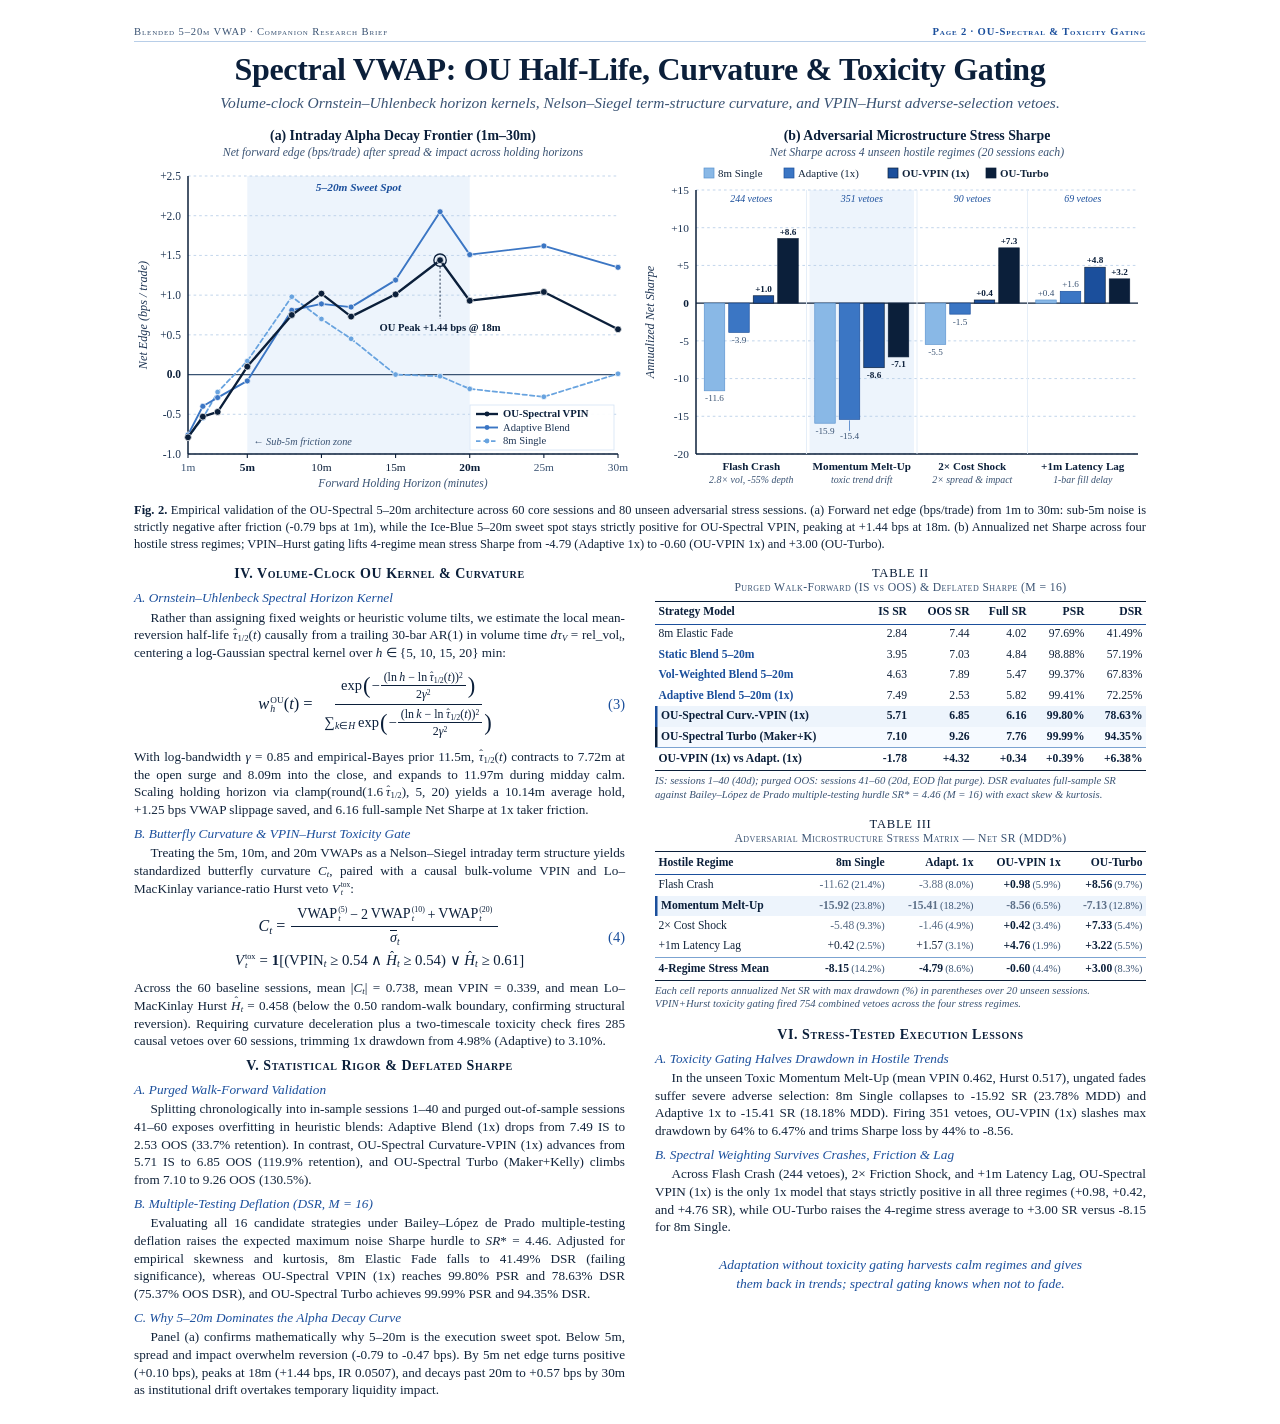
<file: web/research_brief.html>
<!DOCTYPE html>
<html lang="en">
<head>
  <meta charset="UTF-8" />
  <meta name="viewport" content="width=device-width, initial-scale=1.0" />
  <title>Spectral VWAP: OU Half-Life, Curvature &amp; Toxicity Gating</title>
  <style>
    :root {
      --navy: #0B1F3A;
      --cobalt: #1B4F9C;
      --steel: #3B76C4;
      --cerulean: #68A3DF;
      --ice: #EDF4FC;
      --ice-soft: #F6FAFF;
      --grid: #B8CEE8;
      --slate: #3A5373;
      --ink: #12243B;
      --paper: #FFFFFF;
    }

    * {
      box-sizing: border-box;
      margin: 0;
      padding: 0;
    }

    html, body {
      background: var(--paper);
      color: var(--ink);
      font-family: "Times New Roman", Cambria, Georgia, serif;
      -webkit-font-smoothing: antialiased;
      -webkit-print-color-adjust: exact;
      print-color-adjust: exact;
    }

    body {
      display: flex;
      justify-content: center;
      align-items: flex-start;
      min-height: 100vh;
    }

    .sheet {
      width: 1100px;
      height: 1424px;
      background: var(--paper);
      padding: 26px 44px 28px 44px;
      overflow: hidden;
      position: relative;
      display: flex;
      flex-direction: column;
    }

    /* Subtle IEEE Running Header connecting Page 2 to Page 1 */
    .running-folio {
      display: flex;
      justify-content: space-between;
      align-items: center;
      font-size: 10.6px;
      font-variant: small-caps;
      letter-spacing: 0.08em;
      color: var(--slate);
      border-bottom: 0.75px solid var(--grid);
      padding-bottom: 4px;
      margin-bottom: 10px;
    }

    .running-folio .folio-right {
      color: var(--cobalt);
      font-weight: 700;
    }

    /* Header */
    .sheet-header {
      text-align: center;
      margin-bottom: 12px;
    }

    .sheet-title {
      font-size: 32px;
      font-weight: 700;
      line-height: 1.1;
      letter-spacing: -0.01em;
      color: var(--navy);
      margin-bottom: 6px;
      white-space: nowrap;
    }

    .sheet-subtitle {
      font-size: 15.5px;
      font-style: italic;
      font-weight: 400;
      color: var(--slate);
      line-height: 1.24;
    }

    /* Dual-Panel Hero Figure (Fig. 2) */
    .hero-figure {
      width: 100%;
      margin-bottom: 14px;
    }

    .hero-svg-wrap {
      width: 100%;
      line-height: 0;
    }

    #fig2-svg {
      width: 100%;
      height: auto;
      display: block;
      overflow: visible;
    }

    .fig-caption {
      margin-top: 6px;
      font-size: 12.5px;
      line-height: 1.33;
      color: var(--ink);
      text-align: justify;
      hyphens: auto;
    }

    .fig-caption .fig-label {
      color: var(--navy);
      font-weight: 700;
    }

    /* Two-column IEEE body */
    .columns {
      display: grid;
      grid-template-columns: 1fr 1fr;
      column-gap: 30px;
      align-items: start;
      flex: 1 1 auto;
    }

    .col {
      min-width: 0;
    }

    /* Section & Subsection headings */
    h2.sec-head {
      text-align: center;
      font-size: 14px;
      font-weight: 700;
      font-variant: small-caps;
      letter-spacing: 0.04em;
      color: var(--navy);
      margin-top: 8px;
      margin-bottom: 5px;
      line-height: 1.2;
    }

    .col > h2.sec-head:first-child {
      margin-top: 0;
    }

    h3.sub-head {
      font-size: 13.3px;
      font-weight: 400;
      font-style: italic;
      color: var(--cobalt);
      margin-top: 7px;
      margin-bottom: 2px;
      line-height: 1.24;
    }

    p.body-p {
      font-size: 13.2px;
      line-height: 1.34;
      color: var(--ink);
      text-align: justify;
      text-indent: 1.25em;
      margin-bottom: 5px;
    }

    p.body-p.no-indent {
      text-indent: 0;
    }

    /* Publication-grade Math Equations */
    .eq-row {
      display: flex;
      align-items: center;
      justify-content: space-between;
      margin: 7px 0 8px 0;
      padding: 2px 0;
    }

    .eq-spacer {
      width: 24px;
      flex: 0 0 24px;
    }

    .eq-body {
      flex: 1 1 auto;
      display: flex;
      align-items: center;
      justify-content: center;
      font-family: "Cambria Math", "Times New Roman", serif;
      font-size: 16.5px;
      color: var(--navy);
      line-height: 1.1;
      gap: 4px;
    }

    .eq-body.eq4-stack {
      flex-direction: column;
      gap: 6px;
      font-size: 16px;
    }

    .eq-line {
      display: inline-flex;
      align-items: center;
      justify-content: center;
      gap: 4px;
      white-space: nowrap;
    }

    .eq-num {
      width: 24px;
      flex: 0 0 24px;
      text-align: right;
      font-family: "Times New Roman", serif;
      font-size: 14.5px;
      color: var(--cobalt);
      font-weight: 400;
    }

    .m-it { font-style: italic; }
    .m-rm { font-style: normal; }
    .m-bf { font-weight: 700; font-style: normal; }

    .m-sub {
      font-size: 0.66em;
      vertical-align: -0.24em;
      line-height: 0;
    }

    .m-sup {
      font-size: 0.64em;
      vertical-align: 0.44em;
      line-height: 0;
    }

    .m-atom {
      display: inline-block;
      white-space: nowrap;
      text-indent: 0;
    }

    .m-hat,
    .m-hat-cap {
      position: relative;
      display: inline-block;
      font-style: italic;
      text-indent: 0;
    }

    .m-hat::after {
      content: "\02C6";
      position: absolute;
      top: 0.04em;
      left: 52%;
      transform: translateX(-50%);
      font-style: normal;
      font-size: 0.84em;
      line-height: 1;
      pointer-events: none;
    }

    .m-hat-cap::after {
      content: "\02C6";
      position: absolute;
      top: -0.18em;
      left: 54%;
      transform: translateX(-50%);
      font-style: normal;
      font-size: 0.82em;
      line-height: 1;
      pointer-events: none;
    }

    .m-subsup {
      display: inline-flex;
      flex-direction: column;
      align-items: flex-start;
      justify-content: center;
      line-height: 0.88;
      margin-left: 1px;
      vertical-align: middle;
      text-indent: 0;
    }

    .m-subsup .sup-t {
      font-size: 0.56em;
      font-style: normal;
      margin-bottom: 1px;
    }

    .m-subsup .sub-t {
      font-size: 0.60em;
      font-style: italic;
    }

    .m-frac {
      display: inline-flex;
      flex-direction: column;
      align-items: center;
      vertical-align: middle;
      margin: 0 2px;
      font-size: 0.88em;
    }

    .m-frac .m-num {
      padding: 0 6px 3px 6px;
      border-bottom: 1.2px solid var(--navy);
      white-space: nowrap;
      display: inline-flex;
      align-items: center;
    }

    .m-frac .m-den {
      padding: 3px 6px 0 6px;
      white-space: nowrap;
      display: inline-flex;
      align-items: center;
    }

    .m-frac-sm {
      display: inline-flex;
      flex-direction: column;
      align-items: center;
      vertical-align: middle;
      margin: 0 1px;
      font-size: 0.82em;
    }

    .m-frac-sm .m-num {
      padding: 0 3px 1.5px 3px;
      border-bottom: 1px solid var(--navy);
      white-space: nowrap;
      display: block;
    }

    .m-frac-sm .m-den {
      padding: 1.5px 3px 0 3px;
      white-space: nowrap;
      display: block;
    }

    .m-bar {
      display: inline-block;
      border-top: 1px solid var(--navy);
      line-height: 0.92;
      padding-top: 0.5px;
    }

    .m-paren {
      font-size: 1.55em;
      font-weight: 300;
      line-height: 0.85;
      color: var(--navy);
      margin: 0 1px;
    }

    .m-comma-cond {
      font-size: 0.74em;
      color: var(--slate);
      margin-left: -2px;
      white-space: nowrap;
    }

    /* Booktabs Tables II & III */
    .table-wrap {
      margin-bottom: 16px;
    }

    .table-title-num {
      text-align: center;
      font-size: 12.6px;
      font-variant: small-caps;
      letter-spacing: 0.06em;
      color: var(--navy);
      line-height: 1.2;
    }

    .table-title-cap {
      text-align: center;
      font-size: 11.7px;
      font-variant: small-caps;
      letter-spacing: 0.035em;
      color: var(--slate);
      margin-bottom: 5px;
      line-height: 1.22;
    }

    table.booktabs {
      width: 100%;
      border-collapse: collapse;
      font-size: 11.6px;
      line-height: 1.28;
      font-variant-numeric: tabular-nums;
      color: var(--ink);
    }

    table.booktabs thead tr {
      border-top: 1.8px solid var(--navy);
      border-bottom: 0.9px solid var(--cobalt);
    }

    table.booktabs th {
      padding: 3.6px 3.5px;
      font-weight: 700;
      color: var(--navy);
      text-align: left;
      white-space: nowrap;
    }

    table.booktabs th.num,
    table.booktabs td.num {
      text-align: right;
    }

    table.booktabs td {
      padding: 2.8px 3.5px;
      vertical-align: middle;
      white-space: nowrap;
    }

    table.booktabs tbody tr.row-highlight {
      background: var(--ice);
      font-weight: 700;
      color: var(--navy);
    }

    table.booktabs tbody tr.row-highlight td:first-child {
      box-shadow: inset 2.5px 0 0 var(--cobalt);
      padding-left: 6px;
      color: var(--navy);
    }

    table.booktabs tbody tr.row-frontier td:first-child {
      color: var(--cobalt);
      font-weight: 700;
    }

    table.booktabs tbody tr.row-turbo {
      background: var(--ice-soft);
      font-weight: 700;
      color: var(--navy);
    }

    table.booktabs tbody tr.row-turbo td:first-child {
      box-shadow: inset 2.5px 0 0 var(--navy);
      padding-left: 6px;
      color: var(--navy);
    }

    table.booktabs tfoot tr {
      border-top: 0.9px solid #7BA3D1;
      border-bottom: 1.8px solid var(--navy);
      font-weight: 700;
      color: var(--navy);
    }

    table.booktabs tfoot td {
      padding: 3.6px 3.5px;
    }

    .mdd-sub {
      font-size: 10.3px;
      font-weight: 400;
      color: var(--slate);
      margin-left: 2px;
    }

    .neg-val {
      color: #5C6F88;
    }

    .pos-strong {
      color: var(--navy);
      font-weight: 700;
    }

    .table-note {
      margin-top: 3px;
      font-size: 10.7px;
      font-style: italic;
      color: var(--slate);
      line-height: 1.25;
      text-align: left;
    }

    /* Section VI + Aphorism */
    .insights-block {
      margin-top: 10px;
    }

    .aphorism {
      margin-top: 20px;
      text-align: center;
      font-size: 13.5px;
      font-style: italic;
      line-height: 1.38;
      color: var(--cobalt);
      padding: 0 10px;
    }

    .data-error {
      border: 1.5px solid #B91C1C;
      background: #FEF2F2;
      color: #991B1B;
      padding: 12px 16px;
      font-size: 14px;
      margin: 12px 0;
      display: none;
    }

    @page {
      size: 8.5in 11in;
      margin: 0;
    }

    @media print {
      html, body {
        width: 8.5in;
        height: 11in;
        margin: 0;
        padding: 0;
        background: #FFFFFF;
        overflow: hidden;
      }

      body {
        display: block;
      }

      .sheet {
        width: 1100px;
        height: 1424px;
        zoom: 0.7415;
        margin: 0;
        page-break-after: avoid;
        break-after: avoid;
      }
    }
  </style>
</head>
<body>
  <main class="sheet" id="sheet-root">
    <div class="running-folio">
      <span>Blended 5&ndash;20m VWAP &middot; Companion Research Brief</span>
      <span class="folio-right">Page 2 &middot; OU-Spectral &amp; Toxicity Gating</span>
    </div>

    <header class="sheet-header">
      <h1 class="sheet-title">Spectral VWAP: OU Half-Life, Curvature &amp; Toxicity Gating</h1>
      <p class="sheet-subtitle">
        Volume-clock Ornstein&ndash;Uhlenbeck horizon kernels, Nelson&ndash;Siegel term-structure curvature, and VPIN&ndash;Hurst adverse-selection vetoes.
      </p>
    </header>

    <div class="data-error" id="data-error">
      Waiting for <code>../data/bundle.js</code> (<code>window.VWAP_DATA.metrics.research_lab</code>). Run <code>engine/run_pipeline.py</code> first.
    </div>

    <figure class="hero-figure">
      <div class="hero-svg-wrap">
        <svg id="fig2-svg" viewBox="0 0 1012 372" xmlns="http://www.w3.org/2000/svg" role="img" aria-label="Alpha Decay Frontier and Adversarial Microstructure Stress Matrix"></svg>
      </div>
      <figcaption class="fig-caption" id="fig2-caption">
        <span class="fig-label">Fig. 2.</span> Loading dual-panel research figure caption...
      </figcaption>
    </figure>

    <section class="columns">
      <!-- LEFT COLUMN -->
      <div class="col col-left">
        <h2 class="sec-head">IV. Volume-Clock OU Kernel &amp; Curvature</h2>

        <h3 class="sub-head">A. Ornstein&ndash;Uhlenbeck Spectral Horizon Kernel</h3>
        <p class="body-p" id="sec4a-lead">
          Rather than assigning fixed weights or heuristic volume tilts, we estimate the local mean-reversion half-life
          <span class="m-atom"><span class="m-hat">&tau;</span><span class="m-sub">1/2</span>(<span class="m-it">t</span>)</span> causally from a trailing 30-bar
          AR(1) in volume time <span class="m-atom"><span class="m-it">d&tau;</span><span class="m-sub m-it">V</span></span> = rel_vol<span class="m-sub m-it">t</span>,
          centering a log-Gaussian spectral kernel over <span class="m-it">h</span> &isin; {5, 10, 15, 20} min:
        </p>

        <div class="eq-row" aria-label="Equation 3: OU-Spectral Horizon Kernel">
          <span class="eq-spacer"></span>
          <div class="eq-body">
            <span class="m-atom"><span class="m-it">w</span><span class="m-subsup"><span class="sup-t">OU</span><span class="sub-t">h</span></span>(<span class="m-it">t</span>)</span>
            <span>=</span>
            <span class="m-frac">
              <span class="m-num">
                <span>exp</span><span class="m-paren">(</span><span>&minus;</span>
                <span class="m-frac-sm">
                  <span class="m-num">(ln&thinsp;<span class="m-it">h</span> &minus; ln&thinsp;<span class="m-hat">&tau;</span><span class="m-sub">1/2</span>(<span class="m-it">t</span>))<span class="m-sup">2</span></span>
                  <span class="m-den">2<span class="m-it">&gamma;</span><span class="m-sup">2</span></span>
                </span>
                <span class="m-paren">)</span>
              </span>
              <span class="m-den">
                <span style="margin-right:3px;">&sum;<span class="m-sub"><span class="m-it">k</span>&isin;<span class="m-it">H</span></span></span><span>exp</span><span class="m-paren">(</span><span>&minus;</span>
                <span class="m-frac-sm">
                  <span class="m-num">(ln&thinsp;<span class="m-it">k</span> &minus; ln&thinsp;<span class="m-hat">&tau;</span><span class="m-sub">1/2</span>(<span class="m-it">t</span>))<span class="m-sup">2</span></span>
                  <span class="m-den">2<span class="m-it">&gamma;</span><span class="m-sup">2</span></span>
                </span>
                <span class="m-paren">)</span>
              </span>
            </span>
          </div>
          <span class="eq-num">(3)</span>
        </div>

        <p class="body-p no-indent" id="sec4a-worked">
          Loading OU kernel empirical behavior...
        </p>

        <h3 class="sub-head">B. Butterfly Curvature &amp; VPIN&ndash;Hurst Toxicity Gate</h3>
        <p class="body-p">
          Treating the 5m, 10m, and 20m VWAPs as a Nelson&ndash;Siegel intraday term structure yields standardized butterfly curvature
          <span class="m-atom"><span class="m-it">C</span><span class="m-sub m-it">t</span></span>, paired with a causal bulk-volume VPIN and Lo&ndash;MacKinlay
          variance-ratio Hurst veto <span class="m-atom"><span class="m-it">V</span><span class="m-subsup"><span class="sup-t">tox</span><span class="sub-t">t</span></span></span>:
        </p>

        <div class="eq-row" aria-label="Equation 4: Butterfly Curvature and VPIN-Hurst Gate">
          <span class="eq-spacer"></span>
          <div class="eq-body eq4-stack">
            <div class="eq-line">
              <span class="m-atom"><span class="m-it">C</span><span class="m-sub m-it">t</span></span>
              <span>=</span>
              <span class="m-frac">
                <span class="m-num">
                  <span class="m-atom"><span class="m-rm">VWAP</span><span class="m-subsup"><span class="sup-t">(5)</span><span class="sub-t">t</span></span></span>
                  &thinsp;&minus;&thinsp;2&thinsp;<span class="m-atom"><span class="m-rm">VWAP</span><span class="m-subsup"><span class="sup-t">(10)</span><span class="sub-t">t</span></span></span>
                  &thinsp;+&thinsp;<span class="m-atom"><span class="m-rm">VWAP</span><span class="m-subsup"><span class="sup-t">(20)</span><span class="sub-t">t</span></span></span>
                </span>
                <span class="m-den">
                  <span class="m-atom"><span class="m-bar"><span class="m-it">&sigma;</span></span><span class="m-sub m-it">t</span></span>
                </span>
              </span>
            </div>
            <div class="eq-line" style="font-size: 14.8px;">
              <span class="m-atom"><span class="m-it">V</span><span class="m-subsup"><span class="sup-t">tox</span><span class="sub-t">t</span></span></span>
              <span>=</span>
              <span class="m-atom"><span class="m-bf">1</span>[(VPIN<span class="m-sub m-it">t</span> &ge; 0.54 &and; <span class="m-hat-cap">H</span><span class="m-sub m-it">t</span> &ge; 0.54) &or; <span class="m-hat-cap">H</span><span class="m-sub m-it">t</span> &ge; 0.61]</span>
            </div>
          </div>
          <span class="eq-num">(4)</span>
        </div>

        <p class="body-p no-indent" id="sec4b-worked">
          Loading curvature and VPIN-Hurst gate behavior...
        </p>

        <h2 class="sec-head">V. Statistical Rigor &amp; Deflated Sharpe</h2>

        <h3 class="sub-head">A. Purged Walk-Forward Validation</h3>
        <p class="body-p" id="sec5a-body">Loading purged walk-forward analysis...</p>

        <h3 class="sub-head">B. Multiple-Testing Deflation (DSR, M = 16)</h3>
        <p class="body-p" id="sec5b-body">Loading DSR statistical rigor analysis...</p>

        <h3 class="sub-head">C. Why 5&ndash;20m Dominates the Alpha Decay Curve</h3>
        <p class="body-p" id="sec5c-body">Loading alpha decay curve insight...</p>
      </div>

      <!-- RIGHT COLUMN -->
      <div class="col col-right">
        <div class="table-wrap">
          <div class="table-title-num">TABLE II</div>
          <div class="table-title-cap" id="table2-cap">Purged Walk-Forward (IS vs OOS) &amp; Deflated Sharpe (M = 16)</div>
          <table class="booktabs" id="table2">
            <thead>
              <tr>
                <th>Strategy Model</th>
                <th class="num">IS SR</th>
                <th class="num">OOS SR</th>
                <th class="num">Full SR</th>
                <th class="num">PSR</th>
                <th class="num">DSR</th>
              </tr>
            </thead>
            <tbody id="table2-body"></tbody>
            <tfoot id="table2-foot"></tfoot>
          </table>
          <div class="table-note" id="table2-note"></div>
        </div>

        <div class="table-wrap">
          <div class="table-title-num">TABLE III</div>
          <div class="table-title-cap">Adversarial Microstructure Stress Matrix &mdash; Net SR (MDD%)</div>
          <table class="booktabs" id="table3">
            <thead>
              <tr>
                <th>Hostile Regime</th>
                <th class="num">8m Single</th>
                <th class="num">Adapt. 1x</th>
                <th class="num">OU-VPIN 1x</th>
                <th class="num">OU-Turbo</th>
              </tr>
            </thead>
            <tbody id="table3-body"></tbody>
            <tfoot id="table3-foot"></tfoot>
          </table>
          <div class="table-note" id="table3-note"></div>
        </div>

        <div class="insights-block">
          <h2 class="sec-head">VI. Stress-Tested Execution Lessons</h2>

          <h3 class="sub-head">A. Toxicity Gating Halves Drawdown in Hostile Trends</h3>
          <p class="body-p" id="sec6a-body">Loading stress lesson A...</p>

          <h3 class="sub-head">B. Spectral Weighting Survives Crashes, Friction &amp; Lag</h3>
          <p class="body-p" id="sec6b-body">Loading stress lesson B...</p>

          <p class="aphorism">
            Adaptation without toxicity gating harvests calm regimes and gives<br />
            them back in trends; spectral gating knows when not to fade.
          </p>
        </div>
      </div>
    </section>
  </main>

  <script src="../data/bundle.js"></script>
  <script>
    (function () {
      "use strict";

      if (!window.VWAP_DATA || !window.VWAP_DATA.metrics || !window.VWAP_DATA.metrics.research_lab) {
        document.getElementById("data-error").style.display = "block";
        return;
      }

      const metrics = window.VWAP_DATA.metrics;
      const metaBase = metrics.meta || {};
      const rl = metrics.research_lab;
      const rmeta = rl.meta || {};
      const tele = rl.telemetry || {};
      const wf = rl.walk_forward_dsr || {};
      const wfSplit = wf.split || {};
      const wfModels = wf.models || [];
      const stressTests = rl.stress_tests || [];
      const decay = rl.alpha_decay_curve || [];

      const SVG_NS = "http://www.w3.org/2000/svg";

      function el(tag, attrs, text) {
        const node = document.createElementNS(SVG_NS, tag);
        if (attrs) {
          for (const [k, v] of Object.entries(attrs)) {
            node.setAttribute(k, String(v));
          }
        }
        if (text !== undefined && text !== null) {
          node.textContent = String(text);
        }
        return node;
      }

      function fmt(v, d) {
        return Number(v).toFixed(d);
      }

      function fmtSigned(v, d) {
        const n = Number(v);
        const s = Math.abs(n) < 1e-9 ? (0).toFixed(d) : n.toFixed(d);
        return n > 1e-9 ? "+" + s : s;
      }

      function fmtInt(v) {
        return Math.round(Number(v)).toLocaleString("en-US");
      }

      const byModelId = {};
      wfModels.forEach((m) => { byModelId[m.id] = m; });
      const m8 = byModelId.micro_8m_elastic_fade || wfModels[0];
      const mStatic = byModelId.static_blend_5_20 || wfModels[1];
      const mVol = byModelId.vol_weighted_blend_5_20 || wfModels[2];
      const mAdapt = byModelId.adaptive_blend_5_20 || wfModels[3];
      const mOu1x = wf.ou_spectral_1x || byModelId.ou_spectral_vpin_1x || wfModels[4];
      const mOuTurbo = wf.ou_spectral_turbo || byModelId.ou_spectral_vpin_turbo || wfModels[5];

      const stressById = {};
      stressTests.forEach((s) => { stressById[s.id] = s; });

      // =========================================================================
      // 1. RENDER FIG. 2 (DUAL-PANEL HERO: ALPHA DECAY + ADVERSARIAL STRESS)
      // =========================================================================
      function renderFig2() {
        const svg = document.getElementById("fig2-svg");
        while (svg.firstChild) svg.removeChild(svg.firstChild);

        const H = 372;

        // -----------------------------------------------------------------------
        // PANEL (a) LEFT: 5-20m Alpha Decay Frontier (1m to 30m)
        // -----------------------------------------------------------------------
        const pA = { x0: 54, x1: 484, y0: 52, y1: 330 };
        const pAW = pA.x1 - pA.x0;
        const pAH = pA.y1 - pA.y0;

        // Panel (a) title & subtitle
        svg.appendChild(el("text", {
          x: (pA.x0 + pA.x1) / 2,
          y: 16,
          "text-anchor": "middle",
          "font-family": "Times New Roman, serif",
          "font-weight": "700",
          "font-size": 13.8,
          fill: "#0B1F3A",
        }, "(a) Intraday Alpha Decay Frontier (1m\u201330m)"));

        svg.appendChild(el("text", {
          x: (pA.x0 + pA.x1) / 2,
          y: 32,
          "text-anchor": "middle",
          "font-family": "Times New Roman, serif",
          "font-style": "italic",
          "font-size": 11.8,
          fill: "#3A5373",
        }, "Net forward edge (bps/trade) after spread & impact across holding horizons"));

        // Scales for Panel (a)
        const allDecayVals = [];
        decay.forEach((d) => {
          allDecayVals.push(d.ou_spectral_vpin_net_bps, d.adaptive_blend_net_bps, d.single_8m_net_bps);
        });
        const dMin = Math.floor((Math.min(...allDecayVals) - 0.15) * 2) / 2; // -1.0
        const dMax = Math.ceil((Math.max(...allDecayVals) + 0.25) * 2) / 2;  // +2.5

        const xMinH = 1;
        const xMaxH = 30;
        function xA(h) {
          return pA.x0 + ((h - xMinH) / (xMaxH - xMinH)) * pAW;
        }
        function yA(v) {
          return pA.y1 - ((v - dMin) / (dMax - dMin)) * pAH;
        }

        // Shaded 5-20m Sweet Spot band (Ice Blue #EDF4FC)
        const ssX0 = xA(5);
        const ssX1 = xA(20);
        svg.appendChild(el("rect", {
          x: ssX0,
          y: pA.y0,
          width: ssX1 - ssX0,
          height: pAH,
          fill: "#EDF4FC",
        }));
        svg.appendChild(el("text", {
          x: (ssX0 + ssX1) / 2,
          y: pA.y0 + 15,
          "text-anchor": "middle",
          "font-family": "Times New Roman, serif",
          "font-style": "italic",
          "font-weight": "700",
          "font-size": 11.4,
          fill: "#1B4F9C",
        }, "5\u201320m Sweet Spot"));

        // Horizontal gridlines + Y ticks for Panel (a)
        for (let v = dMin; v <= dMax + 1e-6; v += 0.5) {
          const tv = Math.round(v * 10) / 10;
          const py = yA(tv);
          const isZero = Math.abs(tv) < 1e-6;
          svg.appendChild(el("line", {
            x1: pA.x0,
            y1: py,
            x2: pA.x1,
            y2: py,
            stroke: isZero ? "#3A5373" : "#B8CEE8",
            "stroke-width": isZero ? 1.15 : 0.85,
            "stroke-dasharray": isZero ? "none" : "2.6,3.0",
          }));
          svg.appendChild(el("text", {
            x: pA.x0 - 7,
            y: py + 3.8,
            "text-anchor": "end",
            "font-family": "Times New Roman, serif",
            "font-size": 11.5,
            fill: isZero ? "#0B1F3A" : "#1E3554",
            "font-weight": isZero ? "700" : "400",
          }, fmtSigned(tv, 1)));
        }

        // Panel (a) L-axes
        svg.appendChild(el("line", { x1: pA.x0, y1: pA.y0, x2: pA.x0, y2: pA.y1, stroke: "#0B1F3A", "stroke-width": 1.5 }));
        svg.appendChild(el("line", { x1: pA.x0, y1: pA.y1, x2: pA.x1, y2: pA.y1, stroke: "#0B1F3A", "stroke-width": 1.5 }));

        // Y-axis rotated label
        const yALabY = (pA.y0 + pA.y1) / 2;
        svg.appendChild(el("text", {
          x: 13,
          y: yALabY,
          transform: `rotate(-90 13 ${yALabY})`,
          "text-anchor": "middle",
          "font-family": "Times New Roman, serif",
          "font-style": "italic",
          "font-size": 12.2,
          fill: "#1E3554",
        }, "Net Edge (bps / trade)"));

        // X-axis ticks (1, 5, 10, 15, 20, 25, 30)
        [1, 5, 10, 15, 20, 25, 30].forEach((h) => {
          const px = xA(h);
          svg.appendChild(el("line", {
            x1: px,
            y1: pA.y1,
            x2: px,
            y2: pA.y1 + 4,
            stroke: "#0B1F3A",
            "stroke-width": 1.1,
          }));
          svg.appendChild(el("text", {
            x: px,
            y: pA.y1 + 17,
            "text-anchor": "middle",
            "font-family": "Times New Roman, serif",
            "font-size": 11.4,
            fill: (h >= 5 && h <= 20) ? "#0B1F3A" : "#3A5373",
            "font-weight": (h === 5 || h === 20) ? "700" : "400",
          }, `${h}m`));
        });

        svg.appendChild(el("text", {
          x: (pA.x0 + pA.x1) / 2,
          y: pA.y1 + 33,
          "text-anchor": "middle",
          "font-family": "Times New Roman, serif",
          "font-style": "italic",
          "font-size": 11.6,
          fill: "#3A5373",
        }, "Forward Holding Horizon (minutes)"));

        // Draw 3 curves: 8m Single (cerulean dashed), Adaptive Blend (cobalt solid), OU-Spectral VPIN (deep navy solid)
        const seriesDefs = [
          { key: "single_8m_net_bps", label: "8m Single", color: "#68A3DF", width: 1.75, dash: "4.5,3.0", r: 2.8 },
          { key: "adaptive_blend_net_bps", label: "Adaptive Blend", color: "#3B76C4", width: 1.9, dash: "none", r: 3.0 },
          { key: "ou_spectral_vpin_net_bps", label: "OU-Spectral VPIN", color: "#0B1F3A", width: 2.35, dash: "none", r: 3.4 },
        ];

        seriesDefs.forEach((s) => {
          const pts = decay.map((d) => `${xA(d.horizon_min).toFixed(1)},${yA(d[s.key]).toFixed(1)}`).join(" ");
          svg.appendChild(el("polyline", {
            points: pts,
            fill: "none",
            stroke: s.color,
            "stroke-width": s.width,
            "stroke-dasharray": s.dash,
            "stroke-linejoin": "round",
            "stroke-linecap": "round",
          }));
          decay.forEach((d) => {
            svg.appendChild(el("circle", {
              cx: xA(d.horizon_min),
              cy: yA(d[s.key]),
              r: s.r,
              fill: s.color,
              stroke: "#FFFFFF",
              "stroke-width": 0.7,
            }));
          });
        });

        // Highlight peak OU-Spectral point (18m, +1.44 bps) cleanly in wide-open air below the curve
        const peakOu = decay.reduce((best, d) => (d.ou_spectral_vpin_net_bps > best.ou_spectral_vpin_net_bps ? d : best), decay[0]);
        const peakOuX = xA(peakOu.horizon_min);
        const peakOuY = yA(peakOu.ou_spectral_vpin_net_bps);
        svg.appendChild(el("circle", {
          cx: peakOuX,
          cy: peakOuY,
          r: 6.2,
          fill: "none",
          stroke: "#0B1F3A",
          "stroke-width": 1.35,
        }));
        const calloutY = yA(0.55);
        svg.appendChild(el("line", {
          x1: peakOuX,
          y1: peakOuY + 6.5,
          x2: peakOuX,
          y2: calloutY - 12,
          stroke: "#0B1F3A",
          "stroke-width": 0.9,
          "stroke-dasharray": "2,2",
        }));
        svg.appendChild(el("text", {
          x: peakOuX,
          y: calloutY,
          "text-anchor": "middle",
          "font-family": "Times New Roman, serif",
          "font-size": 10.6,
          "font-weight": "700",
          fill: "#0B1F3A",
        }, `OU Peak +${fmt(peakOu.ou_spectral_vpin_net_bps, 2)} bps @ ${peakOu.horizon_min}m`));

        // Clean "Sub-5m friction zone" annotation positioned cleanly inside open area above bottom axis
        svg.appendChild(el("text", {
          x: xA(5.4),
          y: pA.y1 - 9,
          "text-anchor": "start",
          "font-family": "Times New Roman, serif",
          "font-style": "italic",
          "font-size": 10.3,
          fill: "#3A5373",
        }, "\u2190 Sub-5m friction zone"));

        // Clean slim Panel (a) Legend placed cleanly below the 8m Single 25m dot (-0.28 bps)
        const legA = { x: pA.x1 - 142, y: pA.y1 - 43 };
        svg.appendChild(el("rect", {
          x: legA.x - 6,
          y: legA.y - 6,
          width: 144,
          height: 45,
          fill: "#FFFFFF",
          "fill-opacity": 0.94,
          stroke: "#D4E3F5",
          "stroke-width": 0.8,
        }));
        const legOrderA = [seriesDefs[2], seriesDefs[1], seriesDefs[0]];
        legOrderA.forEach((s, idx) => {
          const ly = legA.y + 3 + idx * 13.5;
          svg.appendChild(el("line", {
            x1: legA.x,
            y1: ly,
            x2: legA.x + 22,
            y2: ly,
            stroke: s.color,
            "stroke-width": s.width,
            "stroke-dasharray": s.dash,
          }));
          svg.appendChild(el("circle", {
            cx: legA.x + 11,
            cy: ly,
            r: 2.4,
            fill: s.color,
          }));
          svg.appendChild(el("text", {
            x: legA.x + 27,
            y: ly + 3.4,
            "font-family": "Times New Roman, serif",
            "font-size": 10.6,
            "font-weight": idx === 0 ? "700" : "400",
            fill: idx === 0 ? "#0B1F3A" : "#1E3554",
          }, s.label));
        });

        // -----------------------------------------------------------------------
        // PANEL (b) RIGHT: Adversarial Microstructure Stress Sharpe (4 Regimes)
        // -----------------------------------------------------------------------
        const pB = { x0: 562, x1: 1004, y0: 66, y1: 330 };
        const pBW = pB.x1 - pB.x0;
        const pBH = pB.y1 - pB.y0;

        // Panel (b) title & subtitle
        svg.appendChild(el("text", {
          x: (pB.x0 + pB.x1) / 2,
          y: 16,
          "text-anchor": "middle",
          "font-family": "Times New Roman, serif",
          "font-weight": "700",
          "font-size": 13.8,
          fill: "#0B1F3A",
        }, "(b) Adversarial Microstructure Stress Sharpe"));

        svg.appendChild(el("text", {
          x: (pB.x0 + pB.x1) / 2,
          y: 32,
          "text-anchor": "middle",
          "font-family": "Times New Roman, serif",
          "font-style": "italic",
          "font-size": 11.8,
          fill: "#3A5373",
        }, `Net Sharpe across 4 unseen hostile regimes (${rmeta.stress_sessions_per_scenario || 20} sessions each)`));

        // Clean horizontal legend strip right below Panel (b) subtitle (y = 48)
        const barModels = [
          { key: "single_8m", label: "8m Single", color: "#89B8E6", stroke: "#5B93CE" },
          { key: "adaptive_1x", label: "Adaptive (1x)", color: "#3B76C4", stroke: "#1B4F9C" },
          { key: "ou_spectral_1x", label: "OU-VPIN (1x)", color: "#1B4F9C", stroke: "#0B1F3A" },
          { key: "ou_spectral_turbo", label: "OU-Turbo", color: "#0B1F3A", stroke: "#0B1F3A" },
        ];
        let lx = pB.x0 + 8;
        barModels.forEach((bm) => {
          svg.appendChild(el("rect", {
            x: lx,
            y: 44,
            width: 10,
            height: 10,
            fill: bm.color,
            stroke: bm.stroke,
            "stroke-width": 0.7,
          }));
          svg.appendChild(el("text", {
            x: lx + 14,
            y: 52.5,
            "font-family": "Times New Roman, serif",
            "font-size": 10.9,
            "font-weight": (bm.key === "ou_spectral_1x" || bm.key === "ou_spectral_turbo") ? "700" : "400",
            fill: "#12243B",
          }, bm.label));
          lx += bm.label.length * 6.0 + 26;
        });

        // Compute Y scale for Panel (b)
        const allStressSR = [];
        stressTests.forEach((st) => {
          barModels.forEach((bm) => allStressSR.push(st.models[bm.key].net_sharpe));
        });
        const sMin = Math.floor((Math.min(...allStressSR) - 2.5) / 5) * 5; // -20
        const sMax = Math.ceil((Math.max(...allStressSR) + 2.5) / 5) * 5;  // +15 (or +10 -> let's give headroom for +8.56 label!)
        const sMaxAdj = Math.max(sMax, 12);

        function yB(v) {
          return pB.y1 - ((v - sMin) / (sMaxAdj - sMin)) * pBH;
        }
        const yZeroB = yB(0);

        // Subtle Ice Blue column backing for Momentum Melt-Up (index 1) spotlighting toxicity veto
        const grpW = pBW / Math.max(1, stressTests.length);
        const meltIdx = stressTests.findIndex((st) => st.id === "momentum_meltup");
        if (meltIdx >= 0) {
          svg.appendChild(el("rect", {
            x: pB.x0 + meltIdx * grpW + 3,
            y: pB.y0,
            width: grpW - 6,
            height: pBH,
            fill: "#EDF4FC",
          }));
        }

        // Horizontal gridlines & Y ticks for Panel (b)
        for (let v = sMin; v <= sMaxAdj + 1e-6; v += 5) {
          if (v > sMaxAdj) continue;
          const py = yB(v);
          const isZero = v === 0;
          svg.appendChild(el("line", {
            x1: pB.x0,
            y1: py,
            x2: pB.x1,
            y2: py,
            stroke: isZero ? "#0B1F3A" : "#B8CEE8",
            "stroke-width": isZero ? 1.35 : 0.85,
            "stroke-dasharray": isZero ? "none" : "2.6,3.0",
          }));
          svg.appendChild(el("text", {
            x: pB.x0 - 7,
            y: py + 3.8,
            "text-anchor": "end",
            "font-family": "Times New Roman, serif",
            "font-size": 11.4,
            fill: isZero ? "#0B1F3A" : "#1E3554",
            "font-weight": isZero ? "700" : "400",
          }, v > 0 ? `+${v}` : String(v)));
        }

        // Panel (b) L-axes
        svg.appendChild(el("line", { x1: pB.x0, y1: pB.y0, x2: pB.x0, y2: pB.y1, stroke: "#0B1F3A", "stroke-width": 1.5 }));
        svg.appendChild(el("line", { x1: pB.x0, y1: pB.y1, x2: pB.x1, y2: pB.y1, stroke: "#0B1F3A", "stroke-width": 1.5 }));

        // Y-axis rotated label for Panel (b)
        const yBLabY = (pB.y0 + pB.y1) / 2;
        svg.appendChild(el("text", {
          x: 520,
          y: yBLabY,
          transform: `rotate(-90 520 ${yBLabY})`,
          "text-anchor": "middle",
          "font-family": "Times New Roman, serif",
          "font-style": "italic",
          "font-size": 12.2,
          fill: "#1E3554",
        }, "Annualized Net Sharpe"));

        // Short crisp x-axis labels for the 4 regimes
        const shortStressLabels = {
          flash_crash: ["Flash Crash", "2.8\u00d7 vol, -55% depth"],
          momentum_meltup: ["Momentum Melt-Up", "toxic trend drift"],
          cost_shock_2x: ["2\u00d7 Cost Shock", "2\u00d7 spread & impact"],
          latency_lag_1m: ["+1m Latency Lag", "1-bar fill delay"],
        };

        // Grouped bars + crisp zero-overlap value labels
        const barW = 20.5;
        const barGap = 4;
        const totalBarsW = barModels.length * barW + (barModels.length - 1) * barGap;

        stressTests.forEach((st, gIdx) => {
          const gCx = pB.x0 + (gIdx + 0.5) * grpW;
          const startX = gCx - totalBarsW / 2;

          // Subtle vertical divider between groups
          if (gIdx > 0) {
            svg.appendChild(el("line", {
              x1: pB.x0 + gIdx * grpW,
              y1: pB.y0,
              x2: pB.x0 + gIdx * grpW,
              y2: pB.y1,
              stroke: "#E2ECF8",
              "stroke-width": 0.9,
            }));
          }

          barModels.forEach((bm, bIdx) => {
            const val = st.models[bm.key].net_sharpe;
            const bx = startX + bIdx * (barW + barGap);
            const yVal = yB(val);
            const rectY = Math.min(yVal, yZeroB);
            const rectH = Math.max(1.5, Math.abs(yVal - yZeroB));

            svg.appendChild(el("rect", {
              x: bx,
              y: rectY,
              width: barW,
              height: rectH,
              fill: bm.color,
              stroke: bm.stroke,
              "stroke-width": 0.65,
            }));

            // Clean external labels above positive bars and below negative bars with micro-stagger if twin deep bars sit adjacent
            let lblY = val >= 0
              ? Math.max(pB.y0 + 10, rectY - 4)
              : Math.min(pB.y1 - 4, rectY + rectH + 10.5);
            if (st.id === "momentum_meltup" && bIdx === 1) {
              lblY = Math.min(pB.y1 - 3, rectY + rectH + 19.5);
              svg.appendChild(el("line", {
                x1: bx + barW / 2,
                y1: rectY + rectH + 1,
                x2: bx + barW / 2,
                y2: lblY - 8,
                stroke: "#3B76C4",
                "stroke-width": 0.75,
              }));
            }
            const textFill = (bm.key === "ou_spectral_turbo" || bm.key === "ou_spectral_1x") ? "#0B1F3A" : "#3A5373";

            svg.appendChild(el("text", {
              x: bx + barW / 2,
              y: lblY,
              "text-anchor": "middle",
              "font-family": "Times New Roman, serif",
              "font-size": 9.2,
              "font-weight": (bm.key === "ou_spectral_1x" || bm.key === "ou_spectral_turbo") ? "700" : "400",
              fill: textFill,
            }, fmtSigned(val, 1)));
          });

          // Veto count badge cleanly at top of each stress group
          svg.appendChild(el("text", {
            x: gCx,
            y: pB.y0 + 12,
            "text-anchor": "middle",
            "font-family": "Times New Roman, serif",
            "font-style": "italic",
            "font-size": 9.9,
            fill: "#1B4F9C",
          }, `${st.toxic_vetoes} vetoes`));

          // Two-line regime label below x-axis
          const [l1, l2] = shortStressLabels[st.id] || [st.label, ""];
          svg.appendChild(el("text", {
            x: gCx,
            y: pB.y1 + 16,
            "text-anchor": "middle",
            "font-family": "Times New Roman, serif",
            "font-weight": "700",
            "font-size": 11.1,
            fill: "#0B1F3A",
          }, l1));
          svg.appendChild(el("text", {
            x: gCx,
            y: pB.y1 + 29,
            "text-anchor": "middle",
            "font-family": "Times New Roman, serif",
            "font-style": "italic",
            "font-size": 9.9,
            fill: "#3A5373",
          }, l2));
        });
      }

      // =========================================================================
      // 2. RENDER TABLE II (PURGED WALK-FORWARD IS vs OOS & DSR, M = 16)
      // =========================================================================
      function renderTable2() {
        const tbody = document.getElementById("table2-body");
        const tfoot = document.getElementById("table2-foot");
        tbody.innerHTML = "";
        tfoot.innerHTML = "";

        const compactNames = {
          micro_8m_elastic_fade: "8m Elastic Fade",
          static_blend_5_20: "Static Blend 5\u201320m",
          vol_weighted_blend_5_20: "Vol-Weighted Blend 5\u201320m",
          adaptive_blend_5_20: "Adaptive Blend 5\u201320m (1x)",
          ou_spectral_vpin_1x: "OU-Spectral Curv.-VPIN (1x)",
          ou_spectral_vpin_turbo: "OU-Spectral Turbo (Maker+K)",
        };

        wfModels.forEach((m) => {
          const tr = document.createElement("tr");
          if (m.id === "ou_spectral_vpin_1x") tr.className = "row-highlight";
          else if (m.id === "ou_spectral_vpin_turbo") tr.className = "row-turbo";
          else if (m.family === "Blended 5\u201320m") tr.className = "row-frontier";

          tr.innerHTML = `
            <td>${compactNames[m.id] || m.name}</td>
            <td class="num">${fmt(m.is_sharpe, 2)}</td>
            <td class="num">${fmt(m.oos_sharpe, 2)}</td>
            <td class="num">${fmt(m.full_sharpe, 2)}</td>
            <td class="num">${fmt(m.psr_pct, 2)}%</td>
            <td class="num">${fmt(m.dsr_pct, 2)}%</td>
          `;
          tbody.appendChild(tr);
        });

        const oosDeltaAdapt = mOu1x.oos_sharpe - mAdapt.oos_sharpe;
        const fullDeltaAdapt = mOu1x.full_sharpe - mAdapt.full_sharpe;
        const footTr = document.createElement("tr");
        footTr.innerHTML = `
          <td>OU-VPIN (1x) vs Adapt. (1x)</td>
          <td class="num">${fmtSigned(mOu1x.is_sharpe - mAdapt.is_sharpe, 2)}</td>
          <td class="num">${fmtSigned(oosDeltaAdapt, 2)}</td>
          <td class="num">${fmtSigned(fullDeltaAdapt, 2)}</td>
          <td class="num">${fmtSigned(mOu1x.psr_pct - mAdapt.psr_pct, 2)}%</td>
          <td class="num">${fmtSigned(mOu1x.dsr_pct - mAdapt.dsr_pct, 2)}%</td>
        `;
        tfoot.appendChild(footTr);

        document.getElementById("table2-note").textContent =
          `IS: sessions ${wfSplit.is_sessions || "1\u201340"} (${wfSplit.is_days || 40}d); purged OOS: sessions ${wfSplit.oos_sessions || "41\u201360"} (${wfSplit.oos_days || 20}d, EOD flat purge). ` +
          `DSR evaluates full-sample SR against Bailey\u2013L\u00f3pez de Prado multiple-testing hurdle SR* = ${fmt(wfSplit.sr_benchmark_m16 || 4.46, 2)} (M = ${wfSplit.trials_m || 16}) with exact skew & kurtosis.`;
      }

      // =========================================================================
      // 3. RENDER TABLE III (ADVERSARIAL MICROSTRUCTURE STRESS MATRIX)
      // =========================================================================
      function renderTable3() {
        const tbody = document.getElementById("table3-body");
        const tfoot = document.getElementById("table3-foot");
        tbody.innerHTML = "";
        tfoot.innerHTML = "";

        const shortRowNames = {
          flash_crash: "Flash Crash",
          momentum_meltup: "Momentum Melt-Up",
          cost_shock_2x: "2\u00d7 Cost Shock",
          latency_lag_1m: "+1m Latency Lag",
        };

        const keys = ["single_8m", "adaptive_1x", "ou_spectral_1x", "ou_spectral_turbo"];
        const sumsSR = { single_8m: 0, adaptive_1x: 0, ou_spectral_1x: 0, ou_spectral_turbo: 0 };
        const sumsMDD = { single_8m: 0, adaptive_1x: 0, ou_spectral_1x: 0, ou_spectral_turbo: 0 };

        function cellHtml(entry, emphasize) {
          const sr = entry.net_sharpe;
          const mdd = entry.max_drawdown_pct;
          const cls = sr < 0 ? "neg-val" : (emphasize ? "pos-strong" : "");
          return `<span class="${cls}">${fmtSigned(sr, 2)}</span><span class="mdd-sub">(${fmt(mdd, 1)}%)</span>`;
        }

        stressTests.forEach((st) => {
          const tr = document.createElement("tr");
          if (st.id === "momentum_meltup") tr.className = "row-highlight";

          keys.forEach((k) => {
            sumsSR[k] += st.models[k].net_sharpe;
            sumsMDD[k] += st.models[k].max_drawdown_pct;
          });

          tr.innerHTML = `
            <td>${shortRowNames[st.id] || st.label}</td>
            <td class="num">${cellHtml(st.models.single_8m, false)}</td>
            <td class="num">${cellHtml(st.models.adaptive_1x, false)}</td>
            <td class="num">${cellHtml(st.models.ou_spectral_1x, true)}</td>
            <td class="num">${cellHtml(st.models.ou_spectral_turbo, true)}</td>
          `;
          tbody.appendChild(tr);
        });

        const nSt = Math.max(1, stressTests.length);
        const footTr = document.createElement("tr");
        footTr.innerHTML = `
          <td>4-Regime Stress Mean</td>
          <td class="num">${fmtSigned(sumsSR.single_8m / nSt, 2)}<span class="mdd-sub">(${fmt(sumsMDD.single_8m / nSt, 1)}%)</span></td>
          <td class="num">${fmtSigned(sumsSR.adaptive_1x / nSt, 2)}<span class="mdd-sub">(${fmt(sumsMDD.adaptive_1x / nSt, 1)}%)</span></td>
          <td class="num">${fmtSigned(sumsSR.ou_spectral_1x / nSt, 2)}<span class="mdd-sub">(${fmt(sumsMDD.ou_spectral_1x / nSt, 1)}%)</span></td>
          <td class="num">${fmtSigned(sumsSR.ou_spectral_turbo / nSt, 2)}<span class="mdd-sub">(${fmt(sumsMDD.ou_spectral_turbo / nSt, 1)}%)</span></td>
        `;
        tfoot.appendChild(footTr);

        const totalVetoes = stressTests.reduce((acc, st) => acc + (st.toxic_vetoes || 0), 0);
        document.getElementById("table3-note").textContent =
          `Each cell reports annualized Net SR with max drawdown (%) in parentheses over ${rmeta.stress_sessions_per_scenario || 20} unseen sessions. ` +
          `VPIN+Hurst toxicity gating fired ${fmtInt(totalVetoes)} combined vetoes across the four stress regimes.`;
      }

      // =========================================================================
      // 4. POPULATE DYNAMIC QUANTITATIVE PROSE (ZERO HARDCODED METRICS)
      // =========================================================================
      function renderProse() {
        const stFlash = stressById.flash_crash;
        const stMelt = stressById.momentum_meltup;
        const stCost = stressById.cost_shock_2x;
        const stLat = stressById.latency_lag_1m;

        const d1 = decay.find((d) => d.horizon_min === 1) || decay[0];
        const d3 = decay.find((d) => d.horizon_min === 3) || decay[2];
        const d5 = decay.find((d) => d.horizon_min === 5) || decay[3];
        const d18 = decay.find((d) => d.horizon_min === (tele.peak_ir_horizon_min || 18)) || decay[8];
        const d20 = decay.find((d) => d.horizon_min === 20) || decay[9];
        const d30 = decay.find((d) => d.horizon_min === 30) || decay[decay.length - 1];

        const meanStress8 = stressTests.reduce((a, s) => a + s.models.single_8m.net_sharpe, 0) / stressTests.length;
        const meanStressAdapt = stressTests.reduce((a, s) => a + s.models.adaptive_1x.net_sharpe, 0) / stressTests.length;
        const meanStressOu1x = stressTests.reduce((a, s) => a + s.models.ou_spectral_1x.net_sharpe, 0) / stressTests.length;
        const meanStressTurbo = stressTests.reduce((a, s) => a + s.models.ou_spectral_turbo.net_sharpe, 0) / stressTests.length;

        // Fig. 2 Caption
        document.getElementById("fig2-caption").innerHTML =
          `<span class="fig-label">Fig. 2.</span> Empirical validation of the OU-Spectral 5&ndash;20m architecture across ` +
          `${metaBase.sessions || 60} core sessions and ${stressTests.length * (rmeta.stress_sessions_per_scenario || 20)} unseen adversarial stress sessions. ` +
          `(a) Forward net edge (bps/trade) from 1m to 30m: sub-5m noise is strictly negative after friction (${fmtSigned(d1.ou_spectral_vpin_net_bps, 2)} bps at 1m), ` +
          `while the Ice-Blue 5&ndash;20m sweet spot stays strictly positive for OU-Spectral VPIN, peaking at ${fmtSigned(d18.ou_spectral_vpin_net_bps, 2)} bps at ${d18.horizon_min}m. ` +
          `(b) Annualized net Sharpe across four hostile stress regimes; VPIN&ndash;Hurst gating lifts 4-regime mean stress Sharpe from ${fmtSigned(meanStressAdapt, 2)} (Adaptive 1x) ` +
          `to ${fmtSigned(meanStressOu1x, 2)} (OU-VPIN 1x) and ${fmtSigned(meanStressTurbo, 2)} (OU-Turbo).`;

        // Sec IV.A worked paragraph
        document.getElementById("sec4a-worked").innerHTML =
          `With log-bandwidth <span class="m-it">&gamma;</span> = ${fmt(rmeta.ou_kernel_gamma || 0.85, 2)} and empirical-Bayes prior ` +
          `${fmt(rmeta.ou_prior_tau_v || 11.5, 1)}m, <span class="m-atom"><span class="m-hat">&tau;</span><span class="m-sub">1/2</span>(<span class="m-it">t</span>)</span> ` +
          `contracts to ${fmt(tele.tau_half_open_min, 2)}m at the open surge and ${fmt(tele.tau_half_close_min, 2)}m into the close, ` +
          `and expands to ${fmt(tele.tau_half_midday_min, 2)}m during midday calm. Scaling holding horizon via ` +
          `clamp(round(1.6&thinsp;<span class="m-atom"><span class="m-hat">&tau;</span><span class="m-sub">1/2</span></span>), 5, 20) yields a ${fmt(mOu1x.avg_hold_min, 2)}m average hold, ` +
          `+${fmt(mOu1x.vwap_slippage_saved_bps, 2)} bps VWAP slippage saved, and ${fmt(mOu1x.full_sharpe, 2)} full-sample Net Sharpe at 1x taker friction.`;

        // Sec IV.B worked paragraph
        document.getElementById("sec4b-worked").innerHTML =
          `Across the 60 baseline sessions, mean |<span class="m-atom"><span class="m-it">C</span><span class="m-sub m-it">t</span></span>| = ${fmt(tele.mean_abs_curvature, 3)}, ` +
          `mean VPIN = ${fmt(tele.mean_vpin, 3)}, and mean Lo&ndash;MacKinlay Hurst <span class="m-atom"><span class="m-hat-cap">H</span><span class="m-sub m-it">t</span></span> = ${fmt(tele.mean_hurst, 3)} ` +
          `(below the 0.50 random-walk boundary, confirming structural reversion). Requiring curvature deceleration plus a two-timescale toxicity check ` +
          `fires ${fmtInt(mOu1x.toxic_vetoes_60d)} causal vetoes over 60 sessions, trimming 1x drawdown from ${fmt(mAdapt.max_drawdown_pct, 2)}% (Adaptive) to ${fmt(mOu1x.max_drawdown_pct, 2)}%.`;

        // Sec V.A Purged Walk-Forward
        document.getElementById("sec5a-body").innerHTML =
          `Splitting chronologically into in-sample sessions ${wfSplit.is_sessions || "1\u201340"} and purged out-of-sample sessions ` +
          `${wfSplit.oos_sessions || "41\u201360"} exposes overfitting in heuristic blends: Adaptive Blend (1x) drops from ${fmt(mAdapt.is_sharpe, 2)} IS ` +
          `to ${fmt(mAdapt.oos_sharpe, 2)} OOS (${fmt(mAdapt.oos_retention_pct, 1)}% retention). In contrast, OU-Spectral Curvature-VPIN (1x) ` +
          `advances from ${fmt(mOu1x.is_sharpe, 2)} IS to ${fmt(mOu1x.oos_sharpe, 2)} OOS (${fmt(mOu1x.oos_retention_pct, 1)}% retention), and ` +
          `OU-Spectral Turbo (Maker+Kelly) climbs from ${fmt(mOuTurbo.is_sharpe, 2)} to ${fmt(mOuTurbo.oos_sharpe, 2)} OOS (${fmt(mOuTurbo.oos_retention_pct, 1)}%).`;

        // Sec V.B DSR (M=16)
        document.getElementById("sec5b-body").innerHTML =
          `Evaluating all ${wfSplit.trials_m || 16} candidate strategies under Bailey&ndash;L&oacute;pez de Prado multiple-testing deflation ` +
          `raises the expected maximum noise Sharpe hurdle to <span class="m-it">SR</span>* = ${fmt(wfSplit.sr_benchmark_m16 || 4.46, 2)}. ` +
          `Adjusted for empirical skewness and kurtosis, 8m Elastic Fade falls to ${fmt(m8.dsr_pct, 2)}% DSR (failing significance), ` +
          `whereas OU-Spectral VPIN (1x) reaches ${fmt(mOu1x.psr_pct, 2)}% PSR and ${fmt(mOu1x.dsr_pct, 2)}% DSR (${fmt(mOu1x.dsr_oos_pct, 2)}% OOS DSR), ` +
          `and OU-Spectral Turbo achieves ${fmt(mOuTurbo.psr_pct, 2)}% PSR and ${fmt(mOuTurbo.dsr_pct, 2)}% DSR.`;

        // Sec V.C Alpha Decay
        document.getElementById("sec5c-body").innerHTML =
          `Panel (a) confirms mathematically why 5&ndash;20m is the execution sweet spot. Below 5m, spread and impact overwhelm reversion ` +
          `(${fmtSigned(d1.ou_spectral_vpin_net_bps, 2)} to ${fmtSigned(d3.ou_spectral_vpin_net_bps, 2)} bps). By ${d5.horizon_min}m net edge turns positive ` +
          `(${fmtSigned(d5.ou_spectral_vpin_net_bps, 2)} bps), peaks at ${d18.horizon_min}m (${fmtSigned(d18.ou_spectral_vpin_net_bps, 2)} bps, IR ${fmt(d18.ou_spectral_vpin_ir, 4)}), ` +
          `and decays past ${d20.horizon_min}m to ${fmtSigned(d30.ou_spectral_vpin_net_bps, 2)} bps by 30m as institutional drift overtakes temporary liquidity impact.`;

        // Sec VI.A Stress Lesson A (Melt-Up & Toxicity Gating)
        const mddCutPct = ((stMelt.models.adaptive_1x.max_drawdown_pct - stMelt.models.ou_spectral_1x.max_drawdown_pct) / stMelt.models.adaptive_1x.max_drawdown_pct) * 100;
        const srLossCutPct = ((Math.abs(stMelt.models.adaptive_1x.net_sharpe) - Math.abs(stMelt.models.ou_spectral_1x.net_sharpe)) / Math.abs(stMelt.models.adaptive_1x.net_sharpe)) * 100;
        document.getElementById("sec6a-body").innerHTML =
          `In the unseen Toxic Momentum Melt-Up (mean VPIN ${fmt(stMelt.vpin_mean, 3)}, Hurst ${fmt(stMelt.hurst_mean, 3)}), ` +
          `ungated fades suffer severe adverse selection: 8m Single collapses to ${fmtSigned(stMelt.models.single_8m.net_sharpe, 2)} SR ` +
          `(${fmt(stMelt.models.single_8m.max_drawdown_pct, 2)}% MDD) and Adaptive 1x to ${fmtSigned(stMelt.models.adaptive_1x.net_sharpe, 2)} SR ` +
          `(${fmt(stMelt.models.adaptive_1x.max_drawdown_pct, 2)}% MDD). Firing ${fmtInt(stMelt.toxic_vetoes)} vetoes, OU-VPIN (1x) slashes ` +
          `max drawdown by ${Math.round(mddCutPct)}% to ${fmt(stMelt.models.ou_spectral_1x.max_drawdown_pct, 2)}% and trims Sharpe loss by ${Math.round(srLossCutPct)}% to ${fmtSigned(stMelt.models.ou_spectral_1x.net_sharpe, 2)}.`;

        // Sec VI.B Stress Lesson B (Flash Crash, 2x Cost, +1m Latency)
        document.getElementById("sec6b-body").innerHTML =
          `Across Flash Crash (${fmtInt(stFlash.toxic_vetoes)} vetoes), 2&times; Friction Shock, and +1m Latency Lag, OU-Spectral VPIN (1x) ` +
          `is the only 1x model that stays strictly positive in all three regimes (${fmtSigned(stFlash.models.ou_spectral_1x.net_sharpe, 2)}, ` +
          `${fmtSigned(stCost.models.ou_spectral_1x.net_sharpe, 2)}, and ${fmtSigned(stLat.models.ou_spectral_1x.net_sharpe, 2)} SR), while ` +
          `OU-Turbo raises the 4-regime stress average to ${fmtSigned(meanStressTurbo, 2)} SR versus ${fmtSigned(meanStress8, 2)} for 8m Single.`;
      }

      renderFig2();
      renderTable2();
      renderTable3();
      renderProse();
    })();
  </script>
</body>
</html>
</file>
<file: web/styles.css>
/* ==========================================================================
   Blended 5-20m VWAP — Quant Blue Editorial Workbench
   Offline-capable stylesheet faithful to refined academic Quant Blue DNA
   ========================================================================== */

:root {
  --navy: #0B1F3A;
  --navy-deep: #071529;
  --cobalt: #1B4F9C;
  --steel: #3B76C4;
  --cerulean: #68A3DF;
  --sky-muted: #98BCE3;
  --ice: #EDF4FC;
  --ice-soft: #F4F8FD;
  --porcelain: #F7FAFE;
  --white: #FFFFFF;

  --ink: #0B1F3A;
  --ink-body: #253D5B;
  --ink-muted: #526D8F;
  --grid: #B8CEE8;
  --border: #D5E2F1;
  --border-strong: #9CB6D4;

  --long: #0E6A68;
  --long-bg: #E7F5F4;
  --short: #9B2C3B;
  --short-bg: #FCEEEF;

  --font-serif: "Georgia", "Cambria", "Times New Roman", serif;
  --font-sans: "Segoe UI", -apple-system, BlinkMacSystemFont, "Helvetica Neue", Arial, sans-serif;
  --font-mono: "Consolas", "SFMono-Regular", "Segoe UI", monospace;

  --radius-sm: 4px;
  --radius-md: 7px;
  --shadow-card: 0 1px 3px rgba(11, 31, 58, 0.05), 0 1px 2px rgba(11, 31, 58, 0.03);
  --shadow-float: 0 8px 24px rgba(11, 31, 58, 0.12);
}

*, *::before, *::after {
  box-sizing: border-box;
}

html, body {
  margin: 0;
  padding: 0;
  background-color: var(--porcelain);
  color: var(--ink);
  font-family: var(--font-sans);
  font-size: 13px;
  line-height: 1.42;
  -webkit-font-smoothing: antialiased;
}

.num {
  font-variant-numeric: tabular-nums;
}

/* ---------- Top Navigation Bar ---------- */
.topbar {
  position: sticky;
  top: 0;
  z-index: 40;
  height: 54px;
  background: var(--navy);
  color: var(--white);
  border-bottom: 2px solid var(--cobalt);
  display: flex;
  align-items: center;
  justify-content: space-between;
  padding: 0 16px;
  gap: 10px;
}

.brand {
  display: flex;
  align-items: center;
  gap: 11px;
  min-width: 0;
}

.brand-mark {
  width: 30px;
  height: 30px;
  border-radius: 5px;
  background: linear-gradient(145deg, var(--cobalt) 0%, #123770 100%);
  border: 1px solid rgba(104, 163, 223, 0.45);
  display: flex;
  align-items: center;
  justify-content: center;
  flex-shrink: 0;
}

.brand-text {
  display: flex;
  flex-direction: column;
  line-height: 1.15;
}

.brand-title {
  font-family: var(--font-serif);
  font-size: 16px;
  font-weight: 700;
  letter-spacing: 0.01em;
  color: var(--white);
  white-space: nowrap;
}

.brand-sub {
  font-family: var(--font-serif);
  font-style: italic;
  font-size: 11px;
  color: #A7C5E8;
  white-space: nowrap;
}

.nav-tabs {
  display: flex;
  align-items: center;
  gap: 4px;
  background: rgba(255, 255, 255, 0.07);
  padding: 3px;
  border-radius: 6px;
  border: 1px solid rgba(167, 197, 232, 0.18);
}

.nav-tab {
  appearance: none;
  border: none;
  background: transparent;
  color: #C7DCF4;
  font-family: var(--font-sans);
  font-size: 11.8px;
  font-weight: 500;
  padding: 5.5px 10px;
  border-radius: 4px;
  cursor: pointer;
  white-space: nowrap;
}

.nav-tab:hover {
  color: var(--white);
  background: rgba(255, 255, 255, 0.08);
}

.nav-tab.active {
  background: var(--white);
  color: var(--navy);
  font-weight: 600;
  box-shadow: 0 1px 2px rgba(0, 0, 0, 0.18);
}

.topbar-actions {
  display: flex;
  align-items: center;
  gap: 7px;
  flex-shrink: 0;
}

.meta-pill {
  font-size: 11px;
  color: #BDD6F2;
  background: rgba(255, 255, 255, 0.07);
  border: 1px solid rgba(167, 197, 232, 0.22);
  padding: 4px 9px;
  border-radius: 4px;
  white-space: nowrap;
}

.btn-sheet-quick {
  appearance: none;
  background: var(--cobalt);
  color: var(--white);
  border: 1px solid rgba(104, 163, 223, 0.55);
  font-family: var(--font-sans);
  font-size: 12px;
  font-weight: 600;
  padding: 6px 12px;
  border-radius: 5px;
  cursor: pointer;
  display: inline-flex;
  align-items: center;
  gap: 6px;
  transition: background 0.15s ease;
  white-space: nowrap;
}

.btn-sheet-quick:hover {
  background: var(--steel);
}

/* ---------- Main Container & Views ---------- */
.workspace {
  max-width: 1440px;
  margin: 0 auto;
  padding: 12px 16px 16px;
}

.tab-panel {
  display: none;
}

.tab-panel.active {
  display: block;
}

/* ---------- Editorial Cards ---------- */
.card {
  background: var(--white);
  border: 1px solid var(--border);
  border-radius: var(--radius-md);
  box-shadow: var(--shadow-card);
}

.card-accent-top {
  border-top: 2.5px solid var(--navy);
}

.card-header {
  display: flex;
  align-items: center;
  justify-content: space-between;
  gap: 12px;
  padding: 9px 14px 8px;
  border-bottom: 1px solid var(--border);
}

.card-title-group {
  display: flex;
  align-items: baseline;
  gap: 9px;
  min-width: 0;
}

.card-title {
  margin: 0;
  font-family: var(--font-serif);
  font-size: 14.2px;
  font-weight: 700;
  color: var(--navy);
  letter-spacing: -0.005em;
  white-space: nowrap;
}

.card-subtitle {
  font-family: var(--font-serif);
  font-style: italic;
  font-size: 11.5px;
  color: var(--ink-muted);
  white-space: nowrap;
  overflow: hidden;
  text-overflow: ellipsis;
}

/* ---------- KPI Strip (Tab 1) ---------- */
.kpi-strip {
  display: grid;
  grid-template-columns: repeat(6, minmax(0, 1fr));
  gap: 10px;
  margin-bottom: 12px;
}

.kpi-card {
  background: var(--white);
  border: 1px solid var(--border);
  border-top: 2px solid var(--cobalt);
  border-radius: var(--radius-md);
  padding: 8px 12px 9px;
  box-shadow: var(--shadow-card);
  display: flex;
  flex-direction: column;
  justify-content: space-between;
  min-height: 68px;
}

.kpi-card.flagship-kpi {
  border-top-color: var(--navy);
  background: linear-gradient(180deg, #FFFFFF 0%, #F7FAFE 100%);
}

.kpi-label {
  font-size: 10.5px;
  font-weight: 600;
  text-transform: uppercase;
  letter-spacing: 0.055em;
  color: var(--ink-muted);
  display: flex;
  align-items: center;
  justify-content: space-between;
  gap: 6px;
}

.kpi-tag {
  font-size: 9.5px;
  font-weight: 600;
  padding: 1px 5px;
  border-radius: 3px;
  background: var(--ice);
  color: var(--cobalt);
  letter-spacing: 0.02em;
  text-transform: none;
}

.kpi-value-row {
  display: flex;
  align-items: baseline;
  gap: 7px;
  margin-top: 2px;
}

.kpi-value {
  font-family: var(--font-serif);
  font-size: 19px;
  font-weight: 700;
  color: var(--navy);
  line-height: 1.15;
}

.kpi-value.pos { color: var(--long); }
.kpi-value.neg { color: var(--short); }

.kpi-sub {
  font-size: 11px;
  color: var(--ink-muted);
  white-space: nowrap;
  overflow: hidden;
  text-overflow: ellipsis;
}

.kpi-weight-bar {
  display: flex;
  height: 7px;
  border-radius: 3px;
  overflow: hidden;
  background: var(--ice);
  margin: 5px 0 3px;
  gap: 1px;
}

.kpi-weight-bar span {
  display: block;
  height: 100%;
  transition: width 0.15s ease;
}

.kpi-weight-labels {
  font-size: 10.5px;
  color: var(--ink-body);
  font-weight: 500;
  letter-spacing: -0.01em;
}

/* ---------- Tab 1 Lab Grid ---------- */
.lab-grid {
  display: grid;
  grid-template-columns: 296px minmax(0, 1fr);
  gap: 12px;
  align-items: start;
}

/* Control Dock */
.control-dock {
  display: flex;
  flex-direction: column;
}

.dock-body {
  padding: 10px 12px 12px;
  display: flex;
  flex-direction: column;
  gap: 11px;
}

.dock-section {
  display: flex;
  flex-direction: column;
  gap: 6px;
}

.dock-section + .dock-section {
  padding-top: 9px;
  border-top: 1px solid #E6EFF9;
}

.dock-label-row {
  display: flex;
  align-items: center;
  justify-content: space-between;
  gap: 6px;
}

.dock-heading {
  font-size: 10.5px;
  font-weight: 700;
  text-transform: uppercase;
  letter-spacing: 0.06em;
  color: var(--navy);
}

.dock-badge {
  font-size: 10px;
  font-weight: 600;
  padding: 1px 6px;
  border-radius: 3px;
  background: var(--ice);
  color: var(--cobalt);
  border: 1px solid #CFE0F4;
  white-space: nowrap;
}

.dock-badge.live {
  background: var(--long-bg);
  color: var(--long);
  border-color: #B4DFDC;
}

.dock-badge.loading {
  background: #FEF7E7;
  color: #8A5A00;
  border-color: #F0D9A3;
}

/* Symbol Selector */
.symbol-form {
  display: flex;
  align-items: stretch;
  gap: 4px;
}

.symbol-input {
  flex: 1 1 auto;
  min-width: 0;
  height: 28px;
  padding: 0 8px;
  border: 1px solid var(--border-strong);
  border-radius: 4px;
  background: var(--white);
  color: var(--navy);
  font-family: var(--font-mono);
  font-size: 12px;
  font-weight: 700;
  text-transform: uppercase;
  letter-spacing: 0.03em;
  outline: none;
  transition: border-color 0.14s ease, box-shadow 0.14s ease;
}

.symbol-input:focus {
  border-color: var(--cobalt);
  box-shadow: 0 0 0 2px rgba(27, 79, 156, 0.14);
}

.btn-symbol-load {
  appearance: none;
  height: 28px;
  padding: 0 10px;
  border: 1px solid var(--navy);
  border-radius: 4px;
  background: var(--navy);
  color: var(--white);
  font-family: var(--font-sans);
  font-size: 11.5px;
  font-weight: 600;
  cursor: pointer;
  transition: background 0.12s ease;
}

.btn-symbol-load:hover {
  background: var(--cobalt);
  border-color: var(--cobalt);
}

.btn-csv-import {
  height: 28px;
  padding: 0 8px;
  border: 1px solid var(--border-strong);
  border-radius: 4px;
  background: var(--ice-soft);
  color: var(--navy);
  font-family: var(--font-sans);
  font-size: 11px;
  font-weight: 600;
  display: inline-flex;
  align-items: center;
  justify-content: center;
  cursor: pointer;
  transition: all 0.12s ease;
}

.btn-csv-import:hover {
  background: var(--ice);
  border-color: var(--cobalt);
  color: var(--cobalt);
}

.symbol-chips {
  display: flex;
  flex-wrap: wrap;
  gap: 4px;
}

.sym-chip {
  appearance: none;
  border: 1px solid var(--border);
  background: var(--porcelain);
  color: var(--ink-body);
  font-family: var(--font-mono);
  font-size: 10.5px;
  font-weight: 600;
  padding: 2.5px 6.5px;
  border-radius: 3px;
  cursor: pointer;
  transition: all 0.12s ease;
}

.sym-chip:hover {
  border-color: var(--steel);
  background: var(--ice);
  color: var(--navy);
}

.sym-chip.active {
  background: var(--cobalt);
  border-color: var(--cobalt);
  color: var(--white);
}

.preset-grid {
  display: grid;
  grid-template-columns: repeat(2, minmax(0, 1fr));
  gap: 5px;
}

.preset-btn {
  appearance: none;
  border: 1px solid var(--border);
  background: var(--porcelain);
  color: var(--ink-body);
  font-family: var(--font-sans);
  font-size: 11.5px;
  font-weight: 500;
  padding: 5.5px 7px;
  border-radius: 4px;
  cursor: pointer;
  text-align: left;
  transition: all 0.12s ease;
  display: flex;
  flex-direction: column;
  gap: 1px;
}

.preset-btn small {
  font-size: 9.5px;
  color: var(--ink-muted);
  font-weight: 400;
}

.preset-btn:hover {
  border-color: var(--steel);
  background: var(--ice-soft);
}

.preset-btn.active {
  background: var(--navy);
  border-color: var(--navy);
  color: var(--white);
  font-weight: 600;
}

.preset-btn.active small {
  color: #B9D4F2;
}

.preset-btn.preset-frontier {
  background: linear-gradient(90deg, #FFFFFF 0%, #EDF4FC 100%);
  border-color: #9BB9DC;
  border-left: 3px solid var(--cobalt);
}

.preset-btn.preset-dual {
  border-left-color: var(--navy);
  background: linear-gradient(90deg, #FFFFFF 0%, #E6F0FC 100%);
}

.preset-btn.preset-frontier.active {
  background: linear-gradient(135deg, #0B1F3A 0%, #1B4F9C 100%);
  border-color: var(--navy);
  border-left-color: #68A3DF;
}

.preset-row-head {
  display: flex;
  align-items: center;
  justify-content: space-between;
  width: 100%;
  gap: 4px;
  white-space: nowrap;
  font-size: 11px;
}

.preset-pill-tag {
  font-family: var(--font-mono);
  font-size: 9.2px;
  font-weight: 700;
  padding: 1px 5px;
  border-radius: 3px;
  background: var(--ice);
  color: var(--cobalt);
  border: 1px solid #C5DAF1;
}

.preset-btn.preset-frontier.active .preset-pill-tag {
  background: rgba(104, 163, 223, 0.22);
  color: #DCEEFF;
  border-color: rgba(104, 163, 223, 0.45);
}

/* Sliders */
.slider-list {
  display: flex;
  flex-direction: column;
  gap: 7px;
}

.slider-row {
  display: flex;
  flex-direction: column;
  gap: 2px;
}

.slider-meta {
  display: flex;
  align-items: center;
  justify-content: space-between;
  font-size: 11.5px;
}

.slider-name {
  display: inline-flex;
  align-items: center;
  gap: 6px;
  font-weight: 500;
  color: var(--ink-body);
}

.swatch {
  width: 8px;
  height: 8px;
  border-radius: 50%;
  display: inline-block;
  flex-shrink: 0;
}

.slider-val {
  font-weight: 600;
  color: var(--navy);
  font-size: 11.5px;
}

input[type="range"].blue-slider {
  -webkit-appearance: none;
  appearance: none;
  width: 100%;
  height: 5px;
  border-radius: 3px;
  background: #DCE8F6;
  outline: none;
  margin: 2px 0;
  cursor: pointer;
}

input[type="range"].blue-slider::-webkit-slider-thumb {
  -webkit-appearance: none;
  appearance: none;
  width: 13px;
  height: 13px;
  border-radius: 50%;
  background: var(--cobalt);
  border: 2px solid var(--white);
  box-shadow: 0 1px 3px rgba(11, 31, 58, 0.35);
  cursor: pointer;
}

input[type="range"].blue-slider::-moz-range-thumb {
  width: 13px;
  height: 13px;
  border-radius: 50%;
  background: var(--cobalt);
  border: 2px solid var(--white);
  box-shadow: 0 1px 3px rgba(11, 31, 58, 0.35);
  cursor: pointer;
}

/* Zoom Pills & Overlays */
.zoom-pills {
  display: flex;
  flex-wrap: wrap;
  gap: 4px;
}

.pill-btn {
  appearance: none;
  border: 1px solid var(--border);
  background: var(--white);
  color: var(--ink-body);
  font-family: var(--font-sans);
  font-size: 11px;
  font-weight: 500;
  padding: 4px 8px;
  border-radius: 4px;
  cursor: pointer;
  transition: all 0.12s ease;
}

.pill-btn:hover {
  border-color: var(--steel);
  background: var(--ice-soft);
}

.pill-btn.active {
  background: var(--cobalt);
  border-color: var(--cobalt);
  color: var(--white);
  font-weight: 600;
}

.toggle-grid {
  display: grid;
  grid-template-columns: repeat(2, minmax(0, 1fr));
  gap: 5px;
}

.toggle-chip {
  display: flex;
  align-items: center;
  gap: 5px;
  font-size: 11px;
  color: var(--ink-body);
  cursor: pointer;
  user-select: none;
  padding: 3px 6px;
  border-radius: 4px;
  background: var(--porcelain);
  border: 1px solid #E2ECF7;
}

.toggle-chip input {
  accent-color: var(--cobalt);
  margin: 0;
}

.dock-formula-note {
  background: var(--ice-soft);
  border: 1px solid #D5E4F4;
  border-left: 3px solid var(--cobalt);
  border-radius: 4px;
  padding: 7px 9px;
  font-family: var(--font-serif);
  font-size: 11px;
  color: var(--ink-body);
  line-height: 1.4;
}

.dock-formula-note .math-line {
  font-style: italic;
  color: var(--navy);
  font-weight: 600;
  display: block;
  margin-bottom: 2px;
}

/* ---------- Right Column: Chart + Tape ---------- */
.lab-main {
  display: flex;
  flex-direction: column;
  gap: 12px;
  min-width: 0;
}

.chart-legend {
  display: flex;
  align-items: center;
  flex-wrap: wrap;
  gap: 10px;
  font-size: 11px;
  color: var(--ink-body);
}

.chart-legend.compact {
  flex-wrap: nowrap;
  gap: 8px;
  font-size: 10.5px;
  flex-shrink: 0;
}

.legend-item {
  display: inline-flex;
  align-items: center;
  gap: 5px;
  white-space: nowrap;
}

.legend-line {
  width: 14px;
  height: 2.5px;
  border-radius: 1px;
  display: inline-block;
}

.legend-line.dashed {
  height: 0;
  border-top: 2px dashed;
  background: transparent !important;
}

.legend-band {
  width: 13px;
  height: 9px;
  border-radius: 2px;
  background: rgba(59, 118, 196, 0.22);
  border: 1px solid rgba(59, 118, 196, 0.45);
  display: inline-block;
}

.chart-stage {
  position: relative;
  padding: 6px 10px 8px;
}

.chart-svg {
  width: 100%;
  display: block;
  user-select: none;
}

/* Floating / Pinned Hover Tooltip */
.inspector-tooltip {
  position: absolute;
  top: 12px;
  left: 20px;
  z-index: 20;
  background: rgba(255, 255, 255, 0.96);
  border: 1px solid var(--border-strong);
  border-top: 2.5px solid var(--navy);
  border-radius: 5px;
  box-shadow: var(--shadow-float);
  padding: 8px 10px;
  font-size: 11px;
  pointer-events: none;
  min-width: 224px;
  display: none;
}

.inspector-tooltip.visible {
  display: block;
}

.tt-head {
  display: flex;
  align-items: baseline;
  justify-content: space-between;
  border-bottom: 1px solid var(--border);
  padding-bottom: 4px;
  margin-bottom: 5px;
  gap: 10px;
}

.tt-time {
  font-family: var(--font-serif);
  font-weight: 700;
  font-size: 12.5px;
  color: var(--navy);
}

.tt-px {
  font-weight: 700;
  color: var(--cobalt);
}

.tt-grid {
  display: grid;
  grid-template-columns: auto auto;
  gap: 2px 14px;
}

.tt-k { color: var(--ink-muted); }
.tt-v { text-align: right; font-weight: 600; color: var(--navy); }

.tt-weights {
  margin-top: 5px;
  padding-top: 5px;
  border-top: 1px dashed var(--border);
  font-size: 10.5px;
  color: var(--ink-body);
}

/* ---------- Booktabs Blue Style Tables ---------- */
.tape-card-body {
  padding: 0 12px 10px;
}

.table-scroll {
  max-height: 202px;
  overflow-y: auto;
  border-bottom: 2px solid var(--navy);
}

.table-scroll.tall {
  max-height: 320px;
}

table.booktabs {
  width: 100%;
  border-collapse: collapse;
  font-size: 11.5px;
}

table.booktabs thead th {
  position: sticky;
  top: 0;
  z-index: 5;
  background: var(--white);
  color: var(--navy);
  font-weight: 700;
  font-size: 10.5px;
  text-transform: uppercase;
  letter-spacing: 0.04em;
  padding: 7px 8px;
  border-top: 2px solid var(--navy);
  border-bottom: 1px solid var(--navy);
  text-align: right;
  white-space: nowrap;
}

table.booktabs thead th.left,
table.booktabs tbody td.left {
  text-align: left;
}

table.booktabs thead th.center,
table.booktabs tbody td.center {
  text-align: center;
}

table.booktabs thead th.sortable {
  cursor: pointer;
  user-select: none;
}

table.booktabs thead th.sortable:hover {
  background: var(--ice-soft);
  color: var(--cobalt);
}

table.booktabs tbody td {
  padding: 5.5px 8px;
  border-bottom: 1px solid #E8F0F9;
  color: var(--ink-body);
  text-align: right;
  white-space: nowrap;
}

table.booktabs tbody tr {
  cursor: pointer;
  transition: background 0.1s ease;
}

table.booktabs tbody tr:hover {
  background: var(--ice-soft);
}

table.booktabs tbody tr.selected-row {
  background: #DCEBFA !important;
}

table.booktabs tbody tr.flagship-row {
  background: var(--ice);
  font-weight: 600;
}

table.booktabs tbody tr.flagship-row td {
  color: var(--navy);
}

.side-pill {
  display: inline-block;
  font-size: 10px;
  font-weight: 700;
  padding: 1px 6px;
  border-radius: 3px;
  letter-spacing: 0.03em;
}

.side-pill.long {
  background: var(--long-bg);
  color: var(--long);
}

.side-pill.short {
  background: var(--short-bg);
  color: var(--short);
}

.pnl-pos { color: var(--long); font-weight: 600; }
.pnl-neg { color: var(--short); font-weight: 600; }

.flagship-badge {
  display: inline-block;
  font-size: 9px;
  font-weight: 700;
  letter-spacing: 0.05em;
  background: var(--navy);
  color: var(--white);
  padding: 1.5px 5px;
  border-radius: 3px;
  margin-left: 6px;
  vertical-align: middle;
}

.regime-chip {
  display: inline-block;
  font-size: 10px;
  font-weight: 600;
  padding: 1.5px 6px;
  border-radius: 3px;
}

.regime-chip.micro { background: #E9F3FC; color: #2B62A8; }
.regime-chip.core { background: #DCEAF9; color: #0B1F3A; border: 1px solid #B6D0EC; }
.regime-chip.anchor { background: #EEF2F7; color: #3D5573; }

/* ---------- Tab 2: Horizon Attribution & Frontier ---------- */
.attr-top-grid {
  display: grid;
  grid-template-columns: 1.48fr 1fr;
  gap: 12px;
  margin-bottom: 12px;
  align-items: stretch;
}

.attr-right-stack {
  display: flex;
  flex-direction: column;
  gap: 12px;
}

.frontier-body {
  padding: 8px 12px 10px;
  display: flex;
  flex-direction: column;
  gap: 8px;
}

.config-inspector {
  background: var(--ice-soft);
  border: 1px solid #CFE0F3;
  border-left: 3.5px solid var(--navy);
  border-radius: 5px;
  padding: 8px 11px;
  display: flex;
  align-items: center;
  justify-content: space-between;
  gap: 10px;
  flex-wrap: nowrap;
}

.ci-main {
  display: flex;
  flex-direction: column;
  gap: 1px;
  min-width: 165px;
  flex-shrink: 1;
}

.ci-name {
  font-family: var(--font-serif);
  font-size: 13.5px;
  font-weight: 700;
  color: var(--navy);
  white-space: nowrap;
}

.ci-meta {
  font-size: 10.5px;
  color: var(--ink-muted);
  white-space: nowrap;
}

.ci-metrics {
  display: flex;
  align-items: center;
  gap: 11px;
  flex-wrap: nowrap;
}

.ci-stat {
  display: flex;
  flex-direction: column;
  line-height: 1.25;
  white-space: nowrap;
}

.ci-stat-k {
  font-size: 9px;
  text-transform: uppercase;
  letter-spacing: 0.04em;
  color: var(--ink-muted);
  font-weight: 600;
  white-space: nowrap;
}

.ci-stat-v {
  font-size: 12.5px;
  font-weight: 700;
  color: var(--navy);
  white-space: nowrap;
}

.btn-inspect-lab {
  appearance: none;
  background: var(--navy);
  color: var(--white);
  border: none;
  font-family: var(--font-sans);
  font-size: 11.5px;
  font-weight: 600;
  padding: 6px 11px;
  border-radius: 4px;
  cursor: pointer;
  white-space: nowrap;
  transition: background 0.15s ease;
}

.btn-inspect-lab:hover {
  background: var(--cobalt);
}

.attr-chart-pad {
  padding: 6px 10px 8px;
  position: relative;
}

.filter-bar {
  display: flex;
  align-items: center;
  gap: 5px;
  flex-wrap: wrap;
}

.sort-arrow {
  font-size: 9px;
  margin-left: 3px;
  color: var(--cobalt);
}

/* ---------- Tab 3: Editorial Blue Sheet Embed ---------- */
.sheet-toolbar {
  display: flex;
  align-items: center;
  justify-content: space-between;
  gap: 12px;
  padding: 10px 14px;
  background: var(--white);
  border: 1px solid var(--border);
  border-top: 2.5px solid var(--navy);
  border-radius: var(--radius-md);
  margin-bottom: 12px;
  box-shadow: var(--shadow-card);
}

.sheet-actions {
  display: flex;
  align-items: center;
  gap: 8px;
}

.btn-secondary {
  appearance: none;
  background: var(--porcelain);
  color: var(--navy);
  border: 1px solid var(--border-strong);
  font-family: var(--font-sans);
  font-size: 12px;
  font-weight: 600;
  padding: 6px 12px;
  border-radius: 5px;
  cursor: pointer;
  text-decoration: none;
  display: inline-flex;
  align-items: center;
  gap: 5px;
}

.btn-secondary:hover {
  background: var(--ice);
  border-color: var(--cobalt);
}

.btn-primary {
  appearance: none;
  background: var(--navy);
  color: var(--white);
  border: 1px solid var(--navy);
  font-family: var(--font-sans);
  font-size: 12px;
  font-weight: 600;
  padding: 6px 13px;
  border-radius: 5px;
  cursor: pointer;
}

.btn-primary:hover {
  background: var(--cobalt);
}

.sheet-stage {
  background: #DCE7F5;
  border: 1px solid var(--border-strong);
  border-radius: var(--radius-md);
  padding: 18px;
  display: flex;
  justify-content: center;
  min-height: 820px;
}

.sheet-frame-wrap {
  width: 100%;
  max-width: 960px;
  background: var(--white);
  box-shadow: 0 12px 34px rgba(11, 31, 58, 0.18);
  border: 1px solid #C2D4EA;
  overflow: hidden;
}

.sheet-frame {
  width: 100%;
  height: 1245px;
  border: none;
  display: block;
  background: var(--white);
}

/* ---------- Real-Time Controls, Telemetry & Notifications ---------- */
.btn-live-toggle {
  appearance: none;
  background: rgba(14, 106, 104, 0.18);
  color: #D9F7F5;
  border: 1px solid rgba(72, 209, 204, 0.45);
  font-family: var(--font-sans);
  font-size: 12px;
  font-weight: 600;
  padding: 5.5px 11px;
  border-radius: 5px;
  cursor: pointer;
  display: inline-flex;
  align-items: center;
  gap: 7px;
  transition: all 0.15s ease;
  white-space: nowrap;
}

.btn-live-toggle:hover {
  background: rgba(14, 106, 104, 0.34);
  color: var(--white);
}

.btn-live-toggle.running {
  background: #0E6A68;
  border-color: #4AD6D1;
  color: var(--white);
  box-shadow: 0 0 0 2px rgba(74, 214, 209, 0.2);
}

.live-dot {
  width: 7px;
  height: 7px;
  border-radius: 50%;
  background: #7CA2CA;
  display: inline-block;
  flex-shrink: 0;
}

.live-dot.sm {
  width: 6px;
  height: 6px;
}

.btn-live-toggle.running .live-dot,
.tel-pill.live .live-dot {
  background: #4CF0E5;
  box-shadow: 0 0 0 0 rgba(76, 240, 229, 0.7);
  animation: livePulse 1.6s infinite;
}

@keyframes livePulse {
  0% { box-shadow: 0 0 0 0 rgba(76, 240, 229, 0.65); }
  70% { box-shadow: 0 0 0 6px rgba(76, 240, 229, 0); }
  100% { box-shadow: 0 0 0 0 rgba(76, 240, 229, 0); }
}

.rt-controls-row {
  display: flex;
  align-items: center;
  justify-content: space-between;
  gap: 6px;
}

.rt-speed-group {
  display: inline-flex;
  border: 1px solid var(--border);
  border-radius: 4px;
  overflow: hidden;
  background: var(--porcelain);
}

.rt-speed-btn {
  appearance: none;
  border: none;
  border-right: 1px solid var(--border);
  background: transparent;
  color: var(--ink-body);
  font-family: var(--font-mono);
  font-size: 10.5px;
  font-weight: 600;
  padding: 4px 8px;
  cursor: pointer;
}

.rt-speed-btn:last-child {
  border-right: none;
}

.rt-speed-btn.active {
  background: var(--cobalt);
  color: var(--white);
}

.btn-test-alert {
  appearance: none;
  border: 1px solid var(--border-strong);
  background: var(--ice-soft);
  color: var(--navy);
  font-family: var(--font-sans);
  font-size: 11px;
  font-weight: 600;
  padding: 4px 9px;
  border-radius: 4px;
  cursor: pointer;
  transition: all 0.12s ease;
}

.btn-test-alert:hover {
  background: var(--ice);
  border-color: var(--cobalt);
  color: var(--cobalt);
}

.turbo-toggle-row {
  display: flex;
}

.btn-turbo-mode {
  appearance: none;
  width: 100%;
  display: flex;
  align-items: center;
  justify-content: space-between;
  gap: 6px;
  padding: 6px 9px;
  border-radius: 4px;
  border: 1px solid var(--border-strong);
  background: linear-gradient(180deg, #FFFFFF 0%, #EDF4FC 100%);
  color: var(--navy);
  font-family: var(--font-sans);
  font-size: 11.5px;
  font-weight: 700;
  cursor: pointer;
  transition: all 0.14s ease;
}

.btn-turbo-mode small {
  font-family: var(--font-mono);
  font-size: 9.5px;
  font-weight: 600;
  padding: 1px 5px;
  border-radius: 3px;
  background: var(--white);
  border: 1px solid var(--border);
  color: var(--ink-muted);
}

.btn-turbo-mode:hover {
  border-color: var(--cobalt);
}

.btn-turbo-mode.active {
  background: linear-gradient(135deg, #0B1F3A 0%, #1B4F9C 100%);
  border-color: #1B4F9C;
  color: var(--white);
  box-shadow: 0 2px 8px rgba(27, 79, 156, 0.25);
}

.btn-turbo-mode.active small {
  background: rgba(76, 240, 229, 0.18);
  border-color: rgba(76, 240, 229, 0.45);
  color: #B9FAF5;
}

.turbo-bolt {
  color: var(--cobalt);
  font-size: 12px;
}

.btn-turbo-mode.active .turbo-bolt {
  color: #4CF0E5;
}

.tel-speed {
  color: var(--cobalt) !important;
  font-family: var(--font-mono);
}

/* Tab 2 Turbo Benchmark Banner */
.turbo-banner {
  display: flex;
  align-items: center;
  justify-content: space-between;
  gap: 16px;
  padding: 10px 16px;
  margin-bottom: 12px;
  background: linear-gradient(90deg, #FFFFFF 0%, #F2F7FE 60%, #EDF4FC 100%);
  border: 1px solid var(--border-strong);
  border-left: 4px solid var(--cobalt);
  border-radius: var(--radius-md);
  box-shadow: var(--shadow-card);
  flex-wrap: wrap;
}

.tb-title-block {
  display: flex;
  flex-direction: column;
  gap: 2px;
  min-width: 240px;
}

.tb-kicker {
  font-size: 10.5px;
  font-weight: 800;
  letter-spacing: 0.06em;
  color: var(--navy);
}

.tb-sub {
  font-family: var(--font-serif);
  font-style: italic;
  font-size: 11px;
  color: var(--ink-muted);
}

.tb-metrics {
  display: flex;
  align-items: center;
  gap: 18px;
  flex-wrap: wrap;
}

.tb-stat {
  display: flex;
  flex-direction: column;
  line-height: 1.2;
}

.tb-stat small {
  font-size: 9px;
  font-weight: 700;
  letter-spacing: 0.06em;
  color: var(--ink-muted);
}

.tb-stat strong {
  font-family: var(--font-serif);
  font-size: 16px;
  font-weight: 700;
  color: var(--navy);
}

.tb-stat strong.pos { color: var(--long); }
.tb-stat strong.cobalt { color: var(--cobalt); }

.tb-stat span {
  font-size: 10px;
  color: var(--ink-muted);
}

/* Live Telemetry Strip inside Intraday Chart Card */
.live-telemetry-bar {
  display: flex;
  align-items: center;
  flex-wrap: nowrap;
  gap: 10px;
  padding: 5.5px 12px;
  background: var(--porcelain);
  border-bottom: 1px solid var(--border);
  font-size: 11px;
  overflow-x: auto;
}

.tel-ou {
  color: var(--cobalt) !important;
}

.tel-vpin.high {
  color: var(--short) !important;
}

.tel-vpin.low {
  color: var(--long) !important;
}

.tel-ptrend {
  display: inline-flex;
  align-items: baseline;
  gap: 4px;
  padding: 1.5px 6px;
  border-radius: 3px;
  border: 1px solid #CFE0F4;
  background: var(--white);
}

.tel-ptrend small {
  font-size: 9px;
  font-weight: 700;
  letter-spacing: 0.04em;
  color: var(--ink-muted);
}

.tel-ptrend strong {
  font-size: 11px;
  font-weight: 700;
}

.tel-ptrend.fade { background: var(--long-bg); border-color: #A9DAD7; }
.tel-ptrend.fade strong { color: var(--long); }
.tel-ptrend.flat { background: #FEF6E6; border-color: #E8CB92; }
.tel-ptrend.flat strong { color: #8A5207; }
.tel-ptrend.surf { background: #DCEBFA; border-color: #88B3E3; }
.tel-ptrend.surf strong { color: var(--navy); }

/* Live Paper-Trading Execution Desk */
.paper-desk-card {
  border-left: 3.5px solid var(--cobalt);
  background: linear-gradient(90deg, #FFFFFF 0%, #F7FAFE 100%);
}

.paper-desk-bar {
  display: flex;
  align-items: center;
  justify-content: space-between;
  gap: 10px;
  padding: 7px 12px;
  flex-wrap: wrap;
}

.pd-brand {
  display: flex;
  align-items: center;
  gap: 8px;
}

.pd-title {
  font-family: var(--font-serif);
  font-size: 13px;
  font-weight: 700;
  color: var(--navy);
  white-space: nowrap;
}

.pd-pos {
  font-family: var(--font-mono);
  font-size: 10px;
  font-weight: 700;
  padding: 2px 7px;
  border-radius: 3px;
  white-space: nowrap;
}

.pd-pos.flat  { background: #EDF2F8; color: var(--ink-muted); border: 1px solid var(--border); }
.pd-pos.long  { background: var(--long-bg); color: var(--long); border: 1px solid #A9DAD7; }
.pd-pos.short { background: var(--short-bg); color: var(--short); border: 1px solid #E5B4BC; }

.pd-metrics {
  display: flex;
  align-items: center;
  gap: 13px;
  flex-wrap: wrap;
}

.pd-stat {
  display: flex;
  flex-direction: column;
  line-height: 1.18;
}

.pd-stat small {
  font-size: 8.5px;
  font-weight: 700;
  letter-spacing: 0.05em;
  color: var(--ink-muted);
}

.pd-stat strong {
  font-size: 11.5px;
  font-weight: 700;
  color: var(--navy);
  white-space: nowrap;
}

.pd-stat strong.pos { color: var(--long); }
.pd-stat strong.neg { color: var(--short); }

.pd-actions {
  display: flex;
  align-items: center;
  gap: 5px;
  flex-wrap: nowrap;
}

.btn-pd {
  appearance: none;
  font-family: var(--font-sans);
  font-size: 11px;
  font-weight: 600;
  padding: 4.5px 8.5px;
  border-radius: 4px;
  cursor: pointer;
  white-space: nowrap;
  border: 1px solid var(--border-strong);
  background: var(--white);
  color: var(--navy);
  transition: all 0.12s ease;
}

.btn-pd-buy { background: var(--long-bg); color: var(--long); border-color: #9DD2CF; }
.btn-pd-buy:hover { background: var(--long); color: var(--white); border-color: var(--long); }

.btn-pd-sell { background: var(--short-bg); color: var(--short); border-color: #E2B3BA; }
.btn-pd-sell:hover { background: var(--short); color: var(--white); border-color: var(--short); }

.btn-pd-flat:hover, .btn-pd-csv:hover { background: var(--ice); border-color: var(--cobalt); color: var(--cobalt); }

.btn-pd-auto { background: var(--porcelain); color: var(--navy); border-color: var(--border-strong); }
.btn-pd-auto.active {
  background: var(--navy);
  color: var(--white);
  border-color: var(--navy);
  box-shadow: 0 0 0 2px rgba(27, 79, 156, 0.22);
}

.mode-pill {
  display: inline-block;
  font-size: 8.8px;
  font-weight: 700;
  letter-spacing: 0.03em;
  padding: 1px 4.5px;
  border-radius: 2.5px;
  margin-left: 4px;
  vertical-align: middle;
}

.mode-pill.fade { background: var(--ice); color: var(--cobalt); }
.mode-pill.surf { background: var(--navy); color: var(--white); }

.tel-pill {
  display: inline-flex;
  align-items: center;
  gap: 6px;
  font-size: 10px;
  font-weight: 700;
  letter-spacing: 0.05em;
  color: var(--ink-muted);
  background: var(--white);
  border: 1px solid var(--border);
  padding: 2px 8px;
  border-radius: 99px;
}

.tel-pill.live {
  color: var(--long);
  background: var(--long-bg);
  border-color: #A9DAD7;
}

.tel-item {
  display: inline-flex;
  align-items: baseline;
  gap: 5px;
}

.tel-item small {
  font-size: 9.5px;
  font-weight: 700;
  letter-spacing: 0.05em;
  color: var(--ink-muted);
}

.tel-item strong {
  font-size: 12px;
  color: var(--navy);
}

.tel-z.zone-long {
  color: var(--long);
}

.tel-z.zone-short {
  color: var(--short);
}

.tel-signal {
  margin-left: auto;
  font-size: 10px;
  font-weight: 700;
  letter-spacing: 0.05em;
  padding: 2px 8px;
  border-radius: 3px;
  background: var(--ice);
  color: var(--cobalt);
  border: 1px solid #CFE0F4;
}

.tel-signal.long {
  background: var(--long-bg);
  color: var(--long);
  border-color: #A9DAD7;
}

.tel-signal.short {
  background: var(--short-bg);
  color: var(--short);
  border-color: #E7BAC0;
}

/* Alert Log Table */
.alert-scroll {
  max-height: 155px;
}

.empty-alert-row td {
  color: var(--ink-muted);
  font-style: italic;
  padding: 12px 8px;
}

.trig-badge {
  display: inline-block;
  font-size: 10px;
  font-weight: 700;
  letter-spacing: 0.04em;
  padding: 1.5px 6px;
  border-radius: 3px;
  white-space: nowrap;
}

.trig-badge.long {
  background: var(--long-bg);
  color: var(--long);
}

.trig-badge.short {
  background: var(--short-bg);
  color: var(--short);
}

.trig-badge.surge {
  background: var(--ice);
  color: var(--cobalt);
}

.trig-badge.exit {
  background: #EEF2F7;
  color: var(--navy);
}

/* Floating Quant Blue Toast Notifications */
.toast-container {
  position: fixed;
  top: 64px;
  right: 18px;
  z-index: 90;
  display: flex;
  flex-direction: column;
  gap: 8px;
  width: 318px;
  pointer-events: none;
}

.toast-card {
  pointer-events: auto;
  background: var(--white);
  border: 1px solid var(--border-strong);
  border-left: 4px solid var(--cobalt);
  border-radius: 6px;
  box-shadow: var(--shadow-float);
  padding: 9px 12px;
  cursor: pointer;
  animation: toastSlideIn 0.2s ease-out;
}

.toast-card.long { border-left-color: var(--long); }
.toast-card.short { border-left-color: var(--short); }
.toast-card.surge { border-left-color: var(--cobalt); }
.toast-card.exit { border-left-color: var(--navy); }

@keyframes toastSlideIn {
  from { opacity: 0; transform: translateX(18px); }
  to { opacity: 1; transform: translateX(0); }
}

.toast-head {
  display: flex;
  align-items: center;
  justify-content: space-between;
  gap: 8px;
  margin-bottom: 3px;
}

.toast-title {
  font-family: var(--font-serif);
  font-size: 12.5px;
  font-weight: 700;
  color: var(--navy);
}

.toast-time {
  font-size: 10px;
  color: var(--ink-muted);
}

.toast-body {
  font-size: 11.5px;
  color: var(--ink-body);
  line-height: 1.35;
}

/* ---------- Tab 3: Deep Research & Live Scanner ---------- */
.research-row-top {
  display: grid;
  grid-template-columns: 1.54fr 1fr;
  gap: 12px;
  margin-bottom: 12px;
  align-items: stretch;
}

.research-row-mid {
  display: grid;
  grid-template-columns: 1fr 1.54fr;
  gap: 12px;
  margin-bottom: 12px;
  align-items: stretch;
}

.radar-header-actions {
  display: flex;
  align-items: center;
  gap: 6px;
  flex-shrink: 0;
}

.radar-scroll {
  max-height: 318px;
}

.wf-scroll {
  max-height: 278px;
}

table.booktabs#radarTable tbody td {
  padding: 4.1px 6px;
  font-size: 11px;
}

table.booktabs#walkForwardTable thead th {
  padding: 6px 6px;
  font-size: 9.8px;
}

table.booktabs#walkForwardTable tbody td {
  padding: 4.1px 6px;
  font-size: 10.6px;
}

.vpin-cell {
  display: inline-flex;
  align-items: center;
  justify-content: flex-end;
  gap: 5px;
}

.vpin-bar {
  width: 34px;
  height: 5px;
  border-radius: 3px;
  background: #E2ECF7;
  overflow: hidden;
  display: inline-block;
}

.vpin-bar > i {
  display: block;
  height: 100%;
  border-radius: 3px;
}

.hurst-pill,
.action-pill {
  display: inline-block;
  font-size: 9.5px;
  font-weight: 700;
  letter-spacing: 0.03em;
  padding: 1.5px 6px;
  border-radius: 3px;
  white-space: nowrap;
}

.hurst-pill.reverting { background: var(--long-bg); color: var(--long); }
.hurst-pill.neutral   { background: var(--ice); color: var(--cobalt); }
.hurst-pill.toxic     { background: var(--short-bg); color: var(--short); }

.action-pill.strong-long  { background: var(--long); color: var(--white); }
.action-pill.strong-short { background: var(--short); color: var(--white); }
.action-pill.surf-long    { background: var(--cobalt); color: var(--white); }
.action-pill.surf-short   { background: var(--navy); color: var(--white); }
.action-pill.vetoed       { background: #FEF3E2; color: #8A4F08; border: 1px solid #ECC992; }
.action-pill.watching     { background: var(--porcelain); color: var(--ink-muted); border: 1px solid var(--border); }

.ptrend-pill {
  display: inline-block;
  font-size: 9.5px;
  font-weight: 700;
  padding: 1.5px 5.5px;
  border-radius: 3px;
  white-space: nowrap;
}

.ptrend-pill.fade { background: var(--long-bg); color: var(--long); }
.ptrend-pill.flat { background: #FEF5E4; color: #8A5207; }
.ptrend-pill.surf { background: #D8E9FA; color: var(--navy); border: 1px solid #9DC0E6; }

.btn-radar-inspect {
  appearance: none;
  background: var(--porcelain);
  color: var(--navy);
  border: 1px solid var(--border-strong);
  font-family: var(--font-sans);
  font-size: 10.5px;
  font-weight: 600;
  padding: 2.5px 7px;
  border-radius: 3px;
  cursor: pointer;
  white-space: nowrap;
}

.btn-radar-inspect:hover {
  background: var(--navy);
  border-color: var(--navy);
  color: var(--white);
}

/* Term-Structure Live Factor Strip */
.ts-factor-strip {
  display: grid;
  grid-template-columns: repeat(5, minmax(0, 1fr));
  gap: 6px;
  padding: 6px 10px;
  background: var(--porcelain);
  border-bottom: 1px solid var(--border);
}

.ts-pill {
  display: flex;
  flex-direction: column;
  align-items: center;
  background: var(--white);
  border: 1px solid var(--border);
  border-radius: 4px;
  padding: 3px 4px;
  line-height: 1.18;
}

.ts-pill small {
  font-size: 8.5px;
  font-weight: 700;
  letter-spacing: 0.05em;
  color: var(--ink-muted);
}

.ts-pill strong {
  font-size: 11.5px;
  font-weight: 700;
  color: var(--navy);
}

/* 5-Scenario Adversarial Microstructure Stress Matrix */
.stress-grid {
  display: grid;
  grid-template-columns: repeat(4, minmax(0, 1fr));
  gap: 10px;
  padding: 10px 12px 12px;
}

.stress-grid.stress-grid-5 {
  grid-template-columns: repeat(5, minmax(0, 1fr));
  gap: 8px;
  padding: 9px 10px 10px;
}

.stress-grid.stress-grid-5 .stress-bar-row {
  grid-template-columns: 60px minmax(0, 1fr) 74px;
  gap: 4px;
  font-size: 9.8px;
}

.stress-grid.stress-grid-5 .stress-title {
  font-size: 11.8px;
}

.stress-grid.stress-grid-5 .stress-val {
  font-size: 9.7px;
}

.stress-grid.stress-grid-5 .stress-val small {
  font-size: 8.6px;
}

/* Row 4: Bootstrap CIs + 8-Asset Portfolio Card */
.research-row-bot {
  display: grid;
  grid-template-columns: 1.15fr 1fr;
  gap: 12px;
  align-items: stretch;
}

.research-row-bot > .card {
  min-width: 0;
  overflow: hidden;
}

.portfolio-panel {
  padding: 8px 10px 10px;
  display: flex;
  flex-direction: column;
  gap: 8px;
  min-width: 0;
}

.port-kpi-row {
  display: grid;
  grid-template-columns: repeat(3, minmax(0, 1fr));
  gap: 6px;
}

.port-kpi-box {
  background: var(--porcelain);
  border: 1px solid var(--border);
  border-top: 2px solid var(--cobalt);
  border-radius: 4px;
  padding: 5px 7px;
  display: flex;
  flex-direction: column;
  line-height: 1.2;
  min-width: 0;
}

.port-kpi-box.primary {
  background: var(--ice);
  border-top-color: var(--navy);
}

.port-kpi-box small {
  font-size: 8.5px;
  font-weight: 700;
  text-transform: uppercase;
  letter-spacing: 0.04em;
  color: var(--ink-muted);
  white-space: nowrap;
}

.port-kpi-box strong {
  font-family: var(--font-serif);
  font-size: 13.5px;
  font-weight: 700;
  color: var(--navy);
  white-space: nowrap;
}

.port-kpi-box span {
  font-size: 9.2px;
  color: var(--ink-muted);
  white-space: nowrap;
  overflow: hidden;
  text-overflow: ellipsis;
}

.port-bars-wrap {
  display: grid;
  grid-template-columns: repeat(2, minmax(0, 1fr));
  gap: 4.5px 10px;
}

.port-asset-row {
  display: grid;
  grid-template-columns: 48px minmax(24px, 1fr) 74px;
  align-items: center;
  gap: 5px;
  font-size: 9.8px;
  min-width: 0;
}

.port-sym {
  font-family: var(--font-mono);
  font-weight: 700;
  color: var(--navy);
}

.port-track {
  height: 7px;
  border-radius: 3px;
  background: #E5EFF9;
  overflow: hidden;
}

.port-track > i {
  display: block;
  height: 100%;
  border-radius: 3px;
  background: var(--cobalt);
}

.port-meta {
  text-align: right;
  font-weight: 600;
  color: var(--ink-body);
  white-space: nowrap;
}

.stress-card {
  background: var(--porcelain);
  border: 1px solid var(--border);
  border-top: 2px solid var(--cobalt);
  border-radius: 5px;
  padding: 8px 10px 9px;
  display: flex;
  flex-direction: column;
  gap: 6px;
}

.stress-card.stress-toxic {
  background: linear-gradient(180deg, #FFFFFF 0%, #F2F7FE 100%);
  border-top-color: var(--navy);
}

.stress-head {
  display: flex;
  align-items: baseline;
  justify-content: space-between;
  gap: 6px;
  border-bottom: 1px solid #DCE7F4;
  padding-bottom: 4px;
}

.stress-title {
  font-family: var(--font-serif);
  font-size: 12.8px;
  font-weight: 700;
  color: var(--navy);
}

.stress-shock-tag {
  font-size: 9.5px;
  font-weight: 600;
  color: var(--cobalt);
  background: var(--ice);
  padding: 1px 5px;
  border-radius: 3px;
  white-space: nowrap;
}

.stress-desc {
  font-family: var(--font-serif);
  font-style: italic;
  font-size: 10px;
  color: var(--ink-muted);
  line-height: 1.25;
  min-height: 25px;
}

.stress-bars {
  display: flex;
  flex-direction: column;
  gap: 4.5px;
}

.stress-bar-row {
  display: grid;
  grid-template-columns: 74px minmax(0, 1fr) 82px;
  align-items: center;
  gap: 6px;
  font-size: 10.4px;
}

.stress-model-lbl {
  color: var(--ink-body);
  font-weight: 600;
  white-space: nowrap;
  overflow: hidden;
  text-overflow: ellipsis;
}

.stress-track {
  position: relative;
  height: 9px;
  border-radius: 3px;
  background: #E7F0FA;
  overflow: hidden;
}

.stress-zero {
  position: absolute;
  left: 50%;
  top: 0;
  bottom: 0;
  width: 1px;
  background: #8FA9C7;
  z-index: 2;
}

.stress-fill {
  position: absolute;
  top: 1px;
  bottom: 1px;
  border-radius: 2px;
}

.stress-fill.neg {
  background: #B85260 !important;
}

.stress-val {
  text-align: right;
  font-weight: 700;
  color: var(--navy);
  font-size: 10.3px;
  white-space: nowrap;
}

.stress-val small {
  font-weight: 500;
  color: var(--ink-muted);
  font-size: 9.2px;
}

.stress-foot {
  margin-top: auto;
  padding-top: 4px;
  border-top: 1px dashed #D3E2F3;
  font-size: 10px;
  color: var(--ink-body);
  display: flex;
  align-items: center;
  justify-content: space-between;
  gap: 6px;
}

/* Tab 4 Editorial Blue Sheet Page Switcher */
.sheet-page-switcher {
  display: inline-flex;
  background: var(--porcelain);
  border: 1px solid var(--border-strong);
  border-radius: 5px;
  padding: 2px;
  gap: 2px;
}

.sheet-page-btn {
  appearance: none;
  border: none;
  background: transparent;
  color: var(--ink-body);
  font-family: var(--font-sans);
  font-size: 11.5px;
  font-weight: 600;
  padding: 4.5px 10px;
  border-radius: 4px;
  cursor: pointer;
  white-space: nowrap;
}

.sheet-page-btn:hover {
  background: var(--ice);
  color: var(--navy);
}

.sheet-page-btn.active {
  background: var(--navy);
  color: var(--white);
}

/* ---------- Empty / Error Banner ---------- */
.data-banner {
  background: #FFF9EB;
  border: 1px solid #E5C97B;
  color: #5C4308;
  padding: 10px 14px;
  border-radius: 6px;
  margin-bottom: 12px;
  font-size: 12.5px;
  display: none;
}

.data-banner.visible {
  display: block;
}

/* ---------- Responsive Fallback ---------- */
@media (max-width: 1180px) {
  .kpi-strip {
    grid-template-columns: repeat(3, minmax(0, 1fr));
  }
  .lab-grid,
  .attr-top-grid,
  .research-row-top,
  .research-row-mid,
  .research-row-bot {
    grid-template-columns: 1fr;
  }
  .stress-grid,
  .stress-grid.stress-grid-5 {
    grid-template-columns: repeat(2, minmax(0, 1fr));
  }
}
</file>
